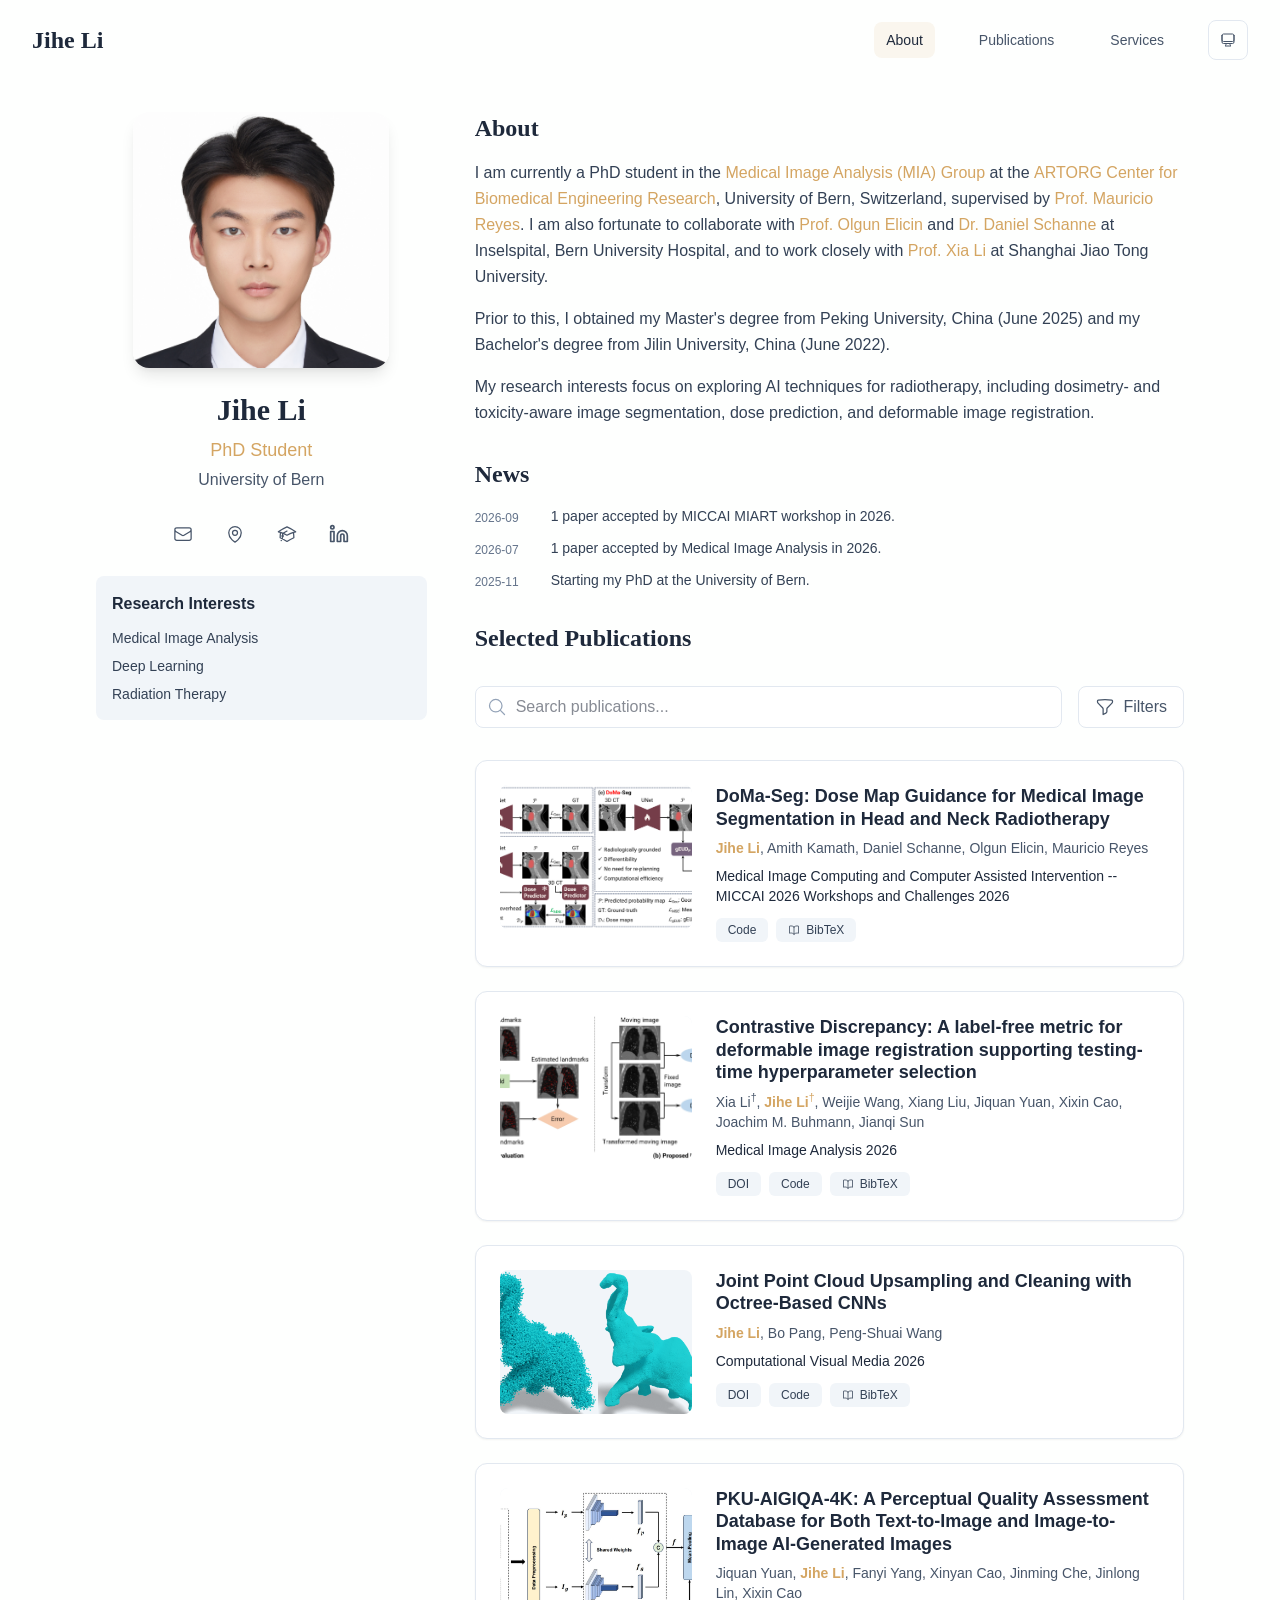
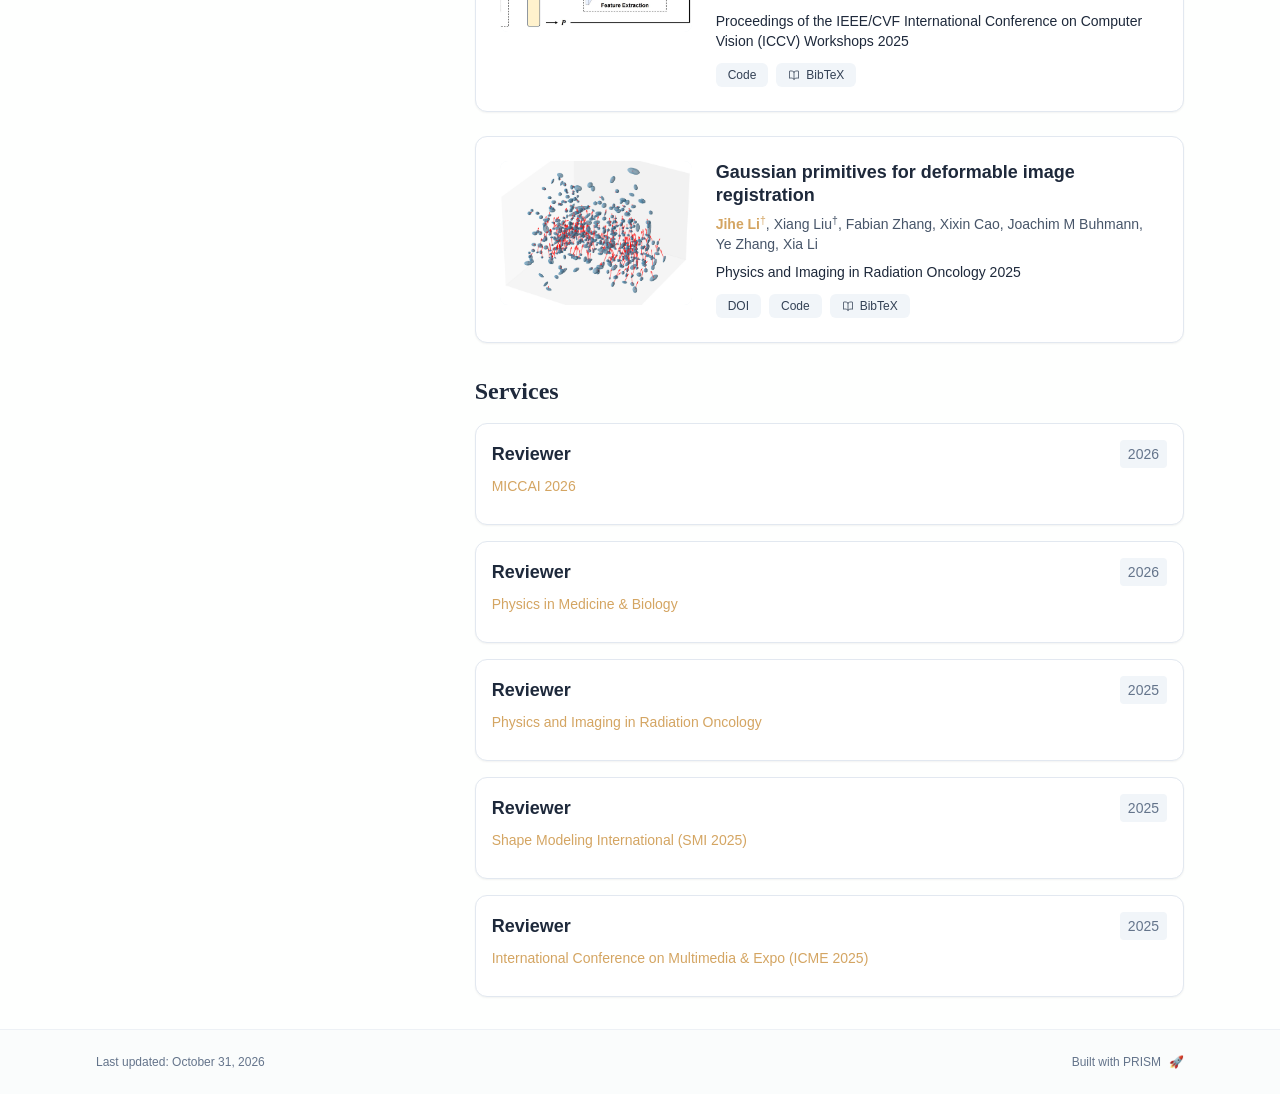
<file: index.html>
<!DOCTYPE html><!--Fmr2k9UQJ_qhPEKZ9qMAQ--><html lang="en" class="scroll-smooth"><head><meta charSet="utf-8"/><meta name="viewport" content="width=device-width, initial-scale=1"/><link rel="preload" as="image" href="/bio.png"/><link rel="stylesheet" href="/_next/static/css/78b93bb70179e9b0.css" data-precedence="next"/><link rel="preload" as="script" fetchPriority="low" href="/_next/static/chunks/webpack-4a6fea9592d99ef7.js"/><script src="/_next/static/chunks/4bd1b696-c023c6e3521b1417.js" async=""></script><script src="/_next/static/chunks/255-e057be79bd379a49.js" async=""></script><script src="/_next/static/chunks/main-app-af5f740aae709c48.js" async=""></script><script src="/_next/static/chunks/185-02e5984e85404956.js" async=""></script><script src="/_next/static/chunks/619-9168df9c2a29b74b.js" async=""></script><script src="/_next/static/chunks/599-36b43173d762fc47.js" async=""></script><script src="/_next/static/chunks/app/layout-8d3e2ef6a0ca68a4.js" async=""></script><script src="/_next/static/chunks/140-5ce7a5cc299b9e70.js" async=""></script><script src="/_next/static/chunks/681-68a0f630dd3881d4.js" async=""></script><script src="/_next/static/chunks/app/page-d62b8d90d2ad0cea.js" async=""></script><link rel="icon" href="/icon.png" type="image/svg+xml"/><link rel="dns-prefetch" href="https://google-fonts.jialeliu.com"/><link rel="preconnect" href="https://google-fonts.jialeliu.com" crossorigin=""/><link rel="preload" as="style" href="https://google-fonts.jialeliu.com/css2?family=Inter:wght@300;400;500;600;700&amp;family=Crimson+Text:ital,wght@0,400;0,600;1,400&amp;display=swap"/><title>Jihe Li</title><meta name="description" content="PhD student at the University of Bern."/><meta name="author" content="Jihe Li"/><meta name="keywords" content="Jihe Li,PhD,Research,University of Bern"/><meta name="creator" content="Jihe Li"/><meta name="publisher" content="Jihe Li"/><meta property="og:title" content="Jihe Li"/><meta property="og:description" content="PhD student at the University of Bern."/><meta property="og:site_name" content="Jihe Li&#x27;s Academic Website"/><meta property="og:locale" content="en_US"/><meta property="og:type" content="website"/><meta name="twitter:card" content="summary"/><meta name="twitter:title" content="Jihe Li"/><meta name="twitter:description" content="PhD student at the University of Bern."/><link rel="icon" href="/icon.png"/><link rel="stylesheet" id="gfonts-css" href="https://google-fonts.jialeliu.com/css2?family=Inter:wght@300;400;500;600;700&amp;family=Crimson+Text:ital,wght@0,400;0,600;1,400&amp;display=swap" media="print"/><script>
              (function(){
                var l = document.getElementById('gfonts-css');
                if (!l) return;
                if (l.media !== 'all') {
                  l.addEventListener('load', function(){ try { l.media = 'all'; } catch(e){} });
                }
              })();
            </script><noscript><link rel="stylesheet" href="https://google-fonts.jialeliu.com/css2?family=Inter:wght@300;400;500;600;700&amp;family=Crimson+Text:ital,wght@0,400;0,600;1,400&amp;display=swap"/></noscript><script>
              try {
                const theme = localStorage.getItem('theme-storage');
                const parsed = theme ? JSON.parse(theme) : null;
                const setting = parsed?.state?.theme || 'system';
                const prefersDark = typeof window !== 'undefined' && window.matchMedia && window.matchMedia('(prefers-color-scheme: dark)').matches;
                const effective = setting === 'dark' ? 'dark' : (setting === 'light' ? 'light' : (prefersDark ? 'dark' : 'light'));
                var root = document.documentElement;
                root.classList.add(effective);
                root.setAttribute('data-theme', effective);
              } catch (e) {
                var root = document.documentElement;
                root.classList.add('light');
                root.setAttribute('data-theme', 'light');
              }
            </script><script src="/_next/static/chunks/polyfills-42372ed130431b0a.js" noModule=""></script></head><body class="font-sans antialiased"><div hidden=""><!--$--><!--/$--></div><div style="visibility:hidden"><nav class="fixed top-0 left-0 right-0 z-50" data-headlessui-state=""><div class="transition-all duration-300 ease-out bg-transparent" style="transform:translateY(-100px)"><div class="max-w-7xl mx-auto px-4 sm:px-6 lg:px-8"><div class="flex justify-between items-center h-16 lg:h-20"><div class="flex-shrink-0" tabindex="0"><a class="text-xl lg:text-2xl font-serif font-semibold text-primary hover:text-accent transition-colors duration-200" href="/">Jihe Li</a></div><div class="hidden lg:block"><div class="ml-10 flex items-center space-x-8"><div class="flex items-baseline space-x-8"><a class="relative px-3 py-2 text-sm font-medium transition-all duration-200 rounded hover:bg-accent/10 hover:shadow-sm text-primary" href="/#about"><span class="relative z-10">About</span><div class="absolute inset-0 bg-accent/10 rounded-lg"></div></a><a class="relative px-3 py-2 text-sm font-medium transition-all duration-200 rounded hover:bg-accent/10 hover:shadow-sm text-neutral-600 hover:text-primary" href="/#publications"><span class="relative z-10">Publications</span></a><a class="relative px-3 py-2 text-sm font-medium transition-all duration-200 rounded hover:bg-accent/10 hover:shadow-sm text-neutral-600 hover:text-primary" href="/#services"><span class="relative z-10">Services</span></a></div><div class="flex items-center justify-center w-10 h-10 rounded-lg border border-neutral-200 dark:border-[rgba(148,163,184,0.24)] bg-background dark:bg-neutral-800"><div class="w-4 h-4 rounded-full bg-neutral-300 animate-pulse"></div></div></div></div><div class="lg:hidden flex items-center space-x-2"><div class="flex items-center justify-center w-10 h-10 rounded-lg border border-neutral-200 dark:border-[rgba(148,163,184,0.24)] bg-background dark:bg-neutral-800"><div class="w-4 h-4 rounded-full bg-neutral-300 animate-pulse"></div></div><button class="inline-flex items-center justify-center p-2 rounded-md text-neutral-600 hover:text-primary hover:bg-neutral-100 dark:hover:bg-neutral-800 focus:outline-none focus:ring-2 focus:ring-inset focus:ring-accent transition-colors duration-200" id="headlessui-disclosure-button-_R_5pdb_" type="button" aria-expanded="false" data-headlessui-state=""><span class="sr-only">Open main menu</span><div><svg xmlns="http://www.w3.org/2000/svg" fill="none" viewBox="0 0 24 24" stroke-width="1.5" stroke="currentColor" aria-hidden="true" data-slot="icon" class="block h-6 w-6"><path stroke-linecap="round" stroke-linejoin="round" d="M3.75 6.75h16.5M3.75 12h16.5m-16.5 5.25h16.5"></path></svg></div></button></div></div></div></div></nav><main class="min-h-screen pt-16 lg:pt-20"><div class="max-w-6xl mx-auto px-4 sm:px-6 lg:px-8 py-8 bg-background min-h-screen"><div class="grid grid-cols-1 lg:grid-cols-3 gap-12"><div class="lg:col-span-1"><div class="sticky top-8" style="opacity:0;transform:translateY(20px)"><div class="w-64 h-64 mx-auto mb-6 rounded-2xl overflow-hidden shadow-lg hover:shadow-xl transition-all duration-200 hover:scale-105"><img alt="Jihe Li" width="256" height="256" decoding="async" data-nimg="1" class="w-full h-full object-cover object-[32%_center]" style="color:transparent" src="/bio.png"/></div><div class="text-center mb-6"><h1 class="text-3xl font-serif font-bold text-primary mb-2">Jihe Li</h1><p class="text-lg text-accent font-medium mb-1">PhD Student</p><p class="text-neutral-600 mb-2">University of Bern</p></div><div class="flex flex-wrap justify-center gap-3 sm:gap-4 mb-6 relative px-2"><div class="relative"><button class="p-2 sm:p-2 transition-colors duration-200 text-neutral-600 dark:text-neutral-400 hover:text-accent" aria-label="Email"><svg xmlns="http://www.w3.org/2000/svg" fill="none" viewBox="0 0 24 24" stroke-width="1.5" stroke="currentColor" aria-hidden="true" data-slot="icon" class="h-5 w-5"><path stroke-linecap="round" stroke-linejoin="round" d="M21.75 6.75v10.5a2.25 2.25 0 0 1-2.25 2.25h-15a2.25 2.25 0 0 1-2.25-2.25V6.75m19.5 0A2.25 2.25 0 0 0 19.5 4.5h-15a2.25 2.25 0 0 0-2.25 2.25m19.5 0v.243a2.25 2.25 0 0 1-1.07 1.916l-7.5 4.615a2.25 2.25 0 0 1-2.36 0L3.32 8.91a2.25 2.25 0 0 1-1.07-1.916V6.75"></path></svg></button></div><div class="relative"><button class="p-2 sm:p-2 transition-colors duration-200 text-neutral-600 dark:text-neutral-400 hover:text-accent" aria-label="Location"><svg xmlns="http://www.w3.org/2000/svg" fill="none" viewBox="0 0 24 24" stroke-width="1.5" stroke="currentColor" aria-hidden="true" data-slot="icon" class="h-5 w-5"><path stroke-linecap="round" stroke-linejoin="round" d="M15 10.5a3 3 0 1 1-6 0 3 3 0 0 1 6 0Z"></path><path stroke-linecap="round" stroke-linejoin="round" d="M19.5 10.5c0 7.142-7.5 11.25-7.5 11.25S4.5 17.642 4.5 10.5a7.5 7.5 0 1 1 15 0Z"></path></svg></button></div><a href="https://scholar.google.com/citations?user=ESuWkVEAAAAJ&amp;hl=en" target="_blank" rel="noopener noreferrer" class="p-2 sm:p-2 text-neutral-600 dark:text-neutral-400 hover:text-accent transition-colors duration-200" aria-label="Google Scholar"><svg xmlns="http://www.w3.org/2000/svg" fill="none" viewBox="0 0 24 24" stroke-width="1.5" stroke="currentColor" aria-hidden="true" data-slot="icon" class="h-5 w-5"><path stroke-linecap="round" stroke-linejoin="round" d="M4.26 10.147a60.438 60.438 0 0 0-.491 6.347A48.62 48.62 0 0 1 12 20.904a48.62 48.62 0 0 1 8.232-4.41 60.46 60.46 0 0 0-.491-6.347m-15.482 0a50.636 50.636 0 0 0-2.658-.813A59.906 59.906 0 0 1 12 3.493a59.903 59.903 0 0 1 10.399 5.84c-.896.248-1.783.52-2.658.814m-15.482 0A50.717 50.717 0 0 1 12 13.489a50.702 50.702 0 0 1 7.74-3.342M6.75 15a.75.75 0 1 0 0-1.5.75.75 0 0 0 0 1.5Zm0 0v-3.675A55.378 55.378 0 0 1 12 8.443m-7.007 11.55A5.981 5.981 0 0 0 6.75 15.75v-1.5"></path></svg></a><a href="https://www.linkedin.com/in/jihe-li-058460334/" target="_blank" rel="noopener noreferrer" class="p-2 sm:p-2 text-neutral-600 dark:text-neutral-400 hover:text-accent transition-colors duration-200" aria-label="LinkedIn"><svg xmlns="http://www.w3.org/2000/svg" width="24" height="24" viewBox="0 0 24 24" fill="none" stroke="currentColor" stroke-width="2" stroke-linecap="round" stroke-linejoin="round" class="lucide lucide-linkedin h-5 w-5" aria-hidden="true"><path d="M16 8a6 6 0 0 1 6 6v7h-4v-7a2 2 0 0 0-2-2 2 2 0 0 0-2 2v7h-4v-7a6 6 0 0 1 6-6z"></path><rect width="4" height="12" x="2" y="9"></rect><circle cx="4" cy="4" r="2"></circle></svg></a></div><div class="bg-neutral-100 dark:bg-neutral-800 rounded-lg p-4 mb-6 hover:shadow-lg transition-all duration-200 hover:scale-[1.02]"><h3 class="font-semibold text-primary mb-3">Research Interests</h3><div class="space-y-2 text-sm text-neutral-700 dark:text-neutral-500"><div>Medical Image Analysis</div><div>Deep Learning</div><div>Radiation Therapy</div></div></div></div></div><div class="lg:col-span-2 space-y-8"><section id="about" class="scroll-mt-24 space-y-8"><section style="opacity:0;transform:translateY(20px)"><h2 class="text-2xl font-serif font-bold text-primary mb-4">About</h2><div class="text-neutral-700 dark:text-neutral-600 leading-relaxed"><p class="mb-4 last:mb-0">I am currently a PhD student in the <a href="https://www.artorg.unibe.ch/research/mia/index_eng.html" node="[object Object]" target="_blank" rel="noopener noreferrer" class="text-accent font-medium transition-all duration-200 rounded hover:bg-accent/10 hover:shadow-sm">Medical Image Analysis (MIA) Group</a> at the <a href="https://www.artorg.unibe.ch/" node="[object Object]" target="_blank" rel="noopener noreferrer" class="text-accent font-medium transition-all duration-200 rounded hover:bg-accent/10 hover:shadow-sm">ARTORG Center for Biomedical Engineering Research</a>, University of Bern, Switzerland, supervised by <a href="https://mauricioreyes.me/" node="[object Object]" target="_blank" rel="noopener noreferrer" class="text-accent font-medium transition-all duration-200 rounded hover:bg-accent/10 hover:shadow-sm">Prof. Mauricio Reyes</a>. I am also fortunate to collaborate with <a href="https://scholar.google.com/citations?user=6k89PJAAAAAJ&amp;hl=en" node="[object Object]" target="_blank" rel="noopener noreferrer" class="text-accent font-medium transition-all duration-200 rounded hover:bg-accent/10 hover:shadow-sm">Prof. Olgun Elicin</a> and <a href="https://radioonkologie.insel.ch/de/ueber-uns/details/person/detail/daniel-schanne" node="[object Object]" target="_blank" rel="noopener noreferrer" class="text-accent font-medium transition-all duration-200 rounded hover:bg-accent/10 hover:shadow-sm">Dr. Daniel Schanne</a> at Inselspital, Bern University Hospital, and to work closely with <a href="https://medapt.cn/" node="[object Object]" target="_blank" rel="noopener noreferrer" class="text-accent font-medium transition-all duration-200 rounded hover:bg-accent/10 hover:shadow-sm">Prof. Xia Li</a> at Shanghai Jiao Tong University.</p>
<p class="mb-4 last:mb-0">Prior to this, I obtained my Master&#x27;s degree from Peking University, China (June 2025) and my Bachelor&#x27;s degree from Jilin University, China (June 2022).</p>
<p class="mb-4 last:mb-0">My research interests focus on exploring AI techniques for radiotherapy, including dosimetry- and toxicity-aware image segmentation, dose prediction, and deformable image registration.</p></div></section><section style="opacity:0;transform:translateY(20px)"><h2 class="text-2xl font-serif font-bold text-primary mb-4">News</h2><div class="space-y-3"><div class="flex items-start space-x-3"><span class="text-xs text-neutral-500 mt-1 w-16 flex-shrink-0">2026-09</span><p class="text-sm text-neutral-700">1 paper accepted by MICCAI MIART workshop in 2026.</p></div><div class="flex items-start space-x-3"><span class="text-xs text-neutral-500 mt-1 w-16 flex-shrink-0">2026-07</span><p class="text-sm text-neutral-700">1 paper accepted by Medical Image Analysis in 2026.</p></div><div class="flex items-start space-x-3"><span class="text-xs text-neutral-500 mt-1 w-16 flex-shrink-0">2025-11</span><p class="text-sm text-neutral-700">Starting my PhD at the University of Bern.</p></div></div></section></section><section id="publications" class="scroll-mt-24 space-y-8"><div style="opacity:0;transform:translateY(20px)"><div class="mb-8"><h1 class="text-2xl font-serif font-bold text-primary mb-4">Selected Publications</h1></div><div class="mb-8 space-y-4"><div class="flex flex-col sm:flex-row gap-4"><div class="relative flex-grow"><svg xmlns="http://www.w3.org/2000/svg" fill="none" viewBox="0 0 24 24" stroke-width="1.5" stroke="currentColor" aria-hidden="true" data-slot="icon" class="absolute left-3 top-1/2 transform -translate-y-1/2 h-5 w-5 text-neutral-400"><path stroke-linecap="round" stroke-linejoin="round" d="m21 21-5.197-5.197m0 0A7.5 7.5 0 1 0 5.196 5.196a7.5 7.5 0 0 0 10.607 10.607Z"></path></svg><input type="text" placeholder="Search publications..." class="w-full pl-10 pr-4 py-2 rounded-lg border border-neutral-200 dark:border-neutral-800 bg-white dark:bg-neutral-900 focus:ring-2 focus:ring-accent focus:border-transparent transition-all duration-200" value=""/></div><button class="flex items-center justify-center px-4 py-2 rounded-lg border transition-all duration-200 bg-white dark:bg-neutral-900 border-neutral-200 dark:border-neutral-800 text-neutral-600 hover:border-accent hover:text-accent"><svg xmlns="http://www.w3.org/2000/svg" fill="none" viewBox="0 0 24 24" stroke-width="1.5" stroke="currentColor" aria-hidden="true" data-slot="icon" class="h-5 w-5 mr-2"><path stroke-linecap="round" stroke-linejoin="round" d="M12 3c2.755 0 5.455.232 8.083.678.533.09.917.556.917 1.096v1.044a2.25 2.25 0 0 1-.659 1.591l-5.432 5.432a2.25 2.25 0 0 0-.659 1.591v2.927a2.25 2.25 0 0 1-1.244 2.013L9.75 21v-6.568a2.25 2.25 0 0 0-.659-1.591L3.659 7.409A2.25 2.25 0 0 1 3 5.818V4.774c0-.54.384-1.006.917-1.096A48.32 48.32 0 0 1 12 3Z"></path></svg>Filters</button></div></div><div class="space-y-6"><div class="bg-white dark:bg-neutral-900 p-6 rounded-xl shadow-sm border border-neutral-200 dark:border-neutral-800 hover:shadow-md transition-all duration-200" style="opacity:0;transform:translateY(20px)"><div class="flex flex-col md:flex-row gap-6"><div class="w-full md:w-48 flex-shrink-0"><div class="aspect-video md:aspect-[4/3] relative rounded-lg overflow-hidden bg-neutral-100 dark:bg-neutral-800"><img alt="DoMa-Seg: Dose Map Guidance for Medical Image Segmentation in Head and Neck Radiotherapy" loading="lazy" decoding="async" data-nimg="fill" class="object-cover" style="position:absolute;height:100%;width:100%;left:0;top:0;right:0;bottom:0;color:transparent" src="/papers/doma.png"/></div></div><div class="flex-grow"><h3 class="text-lg font-semibold text-primary mb-2 leading-tight">DoMa-Seg: Dose Map Guidance for Medical Image Segmentation in Head and Neck Radiotherapy</h3><p class="text-sm text-neutral-600 dark:text-neutral-400 mb-2"><span><span class="font-semibold text-accent ">Jihe Li</span>, </span><span><span class=" ">Amith Kamath</span>, </span><span><span class=" ">Daniel Schanne</span>, </span><span><span class=" ">Olgun Elicin</span>, </span><span><span class=" ">Mauricio Reyes</span></span></p><p class="text-sm font-medium text-neutral-800 dark:text-neutral-600 mb-3">Medical Image Computing and Computer Assisted Intervention -- MICCAI 2026 Workshops and Challenges<!-- --> <!-- -->2026</p><div class="flex flex-wrap gap-2 mt-auto"><a href="https://github.com/Jihe-Li/DoMa-Seg" target="_blank" rel="noopener noreferrer" class="inline-flex items-center px-3 py-1 rounded-md text-xs font-medium bg-neutral-100 dark:bg-neutral-800 text-neutral-700 dark:text-neutral-300 hover:bg-accent hover:text-white transition-colors">Code</a><button class="inline-flex items-center px-3 py-1 rounded-md text-xs font-medium transition-colors bg-neutral-100 dark:bg-neutral-800 text-neutral-700 dark:text-neutral-300 hover:bg-accent hover:text-white"><svg xmlns="http://www.w3.org/2000/svg" fill="none" viewBox="0 0 24 24" stroke-width="1.5" stroke="currentColor" aria-hidden="true" data-slot="icon" class="h-3 w-3 mr-1.5"><path stroke-linecap="round" stroke-linejoin="round" d="M12 6.042A8.967 8.967 0 0 0 6 3.75c-1.052 0-2.062.18-3 .512v14.25A8.987 8.987 0 0 1 6 18c2.305 0 4.408.867 6 2.292m0-14.25a8.966 8.966 0 0 1 6-2.292c1.052 0 2.062.18 3 .512v14.25A8.987 8.987 0 0 0 18 18a8.967 8.967 0 0 0-6 2.292m0-14.25v14.25"></path></svg>BibTeX</button></div></div></div></div><div class="bg-white dark:bg-neutral-900 p-6 rounded-xl shadow-sm border border-neutral-200 dark:border-neutral-800 hover:shadow-md transition-all duration-200" style="opacity:0;transform:translateY(20px)"><div class="flex flex-col md:flex-row gap-6"><div class="w-full md:w-48 flex-shrink-0"><div class="aspect-video md:aspect-[4/3] relative rounded-lg overflow-hidden bg-neutral-100 dark:bg-neutral-800"><img alt="Contrastive Discrepancy: A label-free metric for deformable image registration supporting testing-time hyperparameter selection" loading="lazy" decoding="async" data-nimg="fill" class="object-cover" style="position:absolute;height:100%;width:100%;left:0;top:0;right:0;bottom:0;color:transparent" src="/papers/media_cd.png"/></div></div><div class="flex-grow"><h3 class="text-lg font-semibold text-primary mb-2 leading-tight">Contrastive Discrepancy: A label-free metric for deformable image registration supporting testing-time hyperparameter selection</h3><p class="text-sm text-neutral-600 dark:text-neutral-400 mb-2"><span><span class=" ">Xia Li</span><sup class="ml-0 text-neutral-600 dark:text-neutral-400">†</sup>, </span><span><span class="font-semibold text-accent ">Jihe Li</span><sup class="ml-0 text-accent">†</sup>, </span><span><span class=" ">Weijie Wang</span>, </span><span><span class=" ">Xiang Liu</span>, </span><span><span class=" ">Jiquan Yuan</span>, </span><span><span class=" ">Xixin Cao</span>, </span><span><span class=" ">Joachim M. Buhmann</span>, </span><span><span class=" ">Jianqi Sun</span></span></p><p class="text-sm font-medium text-neutral-800 dark:text-neutral-600 mb-3">Medical Image Analysis<!-- --> <!-- -->2026</p><div class="flex flex-wrap gap-2 mt-auto"><a href="https://doi.org/10.1016/j.media.2026.104210" target="_blank" rel="noopener noreferrer" class="inline-flex items-center px-3 py-1 rounded-md text-xs font-medium bg-neutral-100 dark:bg-neutral-800 text-neutral-700 dark:text-neutral-300 hover:bg-accent hover:text-white transition-colors">DOI</a><a href="https://github.com/MedAPT-group/ContrastiveDiscrepancy" target="_blank" rel="noopener noreferrer" class="inline-flex items-center px-3 py-1 rounded-md text-xs font-medium bg-neutral-100 dark:bg-neutral-800 text-neutral-700 dark:text-neutral-300 hover:bg-accent hover:text-white transition-colors">Code</a><button class="inline-flex items-center px-3 py-1 rounded-md text-xs font-medium transition-colors bg-neutral-100 dark:bg-neutral-800 text-neutral-700 dark:text-neutral-300 hover:bg-accent hover:text-white"><svg xmlns="http://www.w3.org/2000/svg" fill="none" viewBox="0 0 24 24" stroke-width="1.5" stroke="currentColor" aria-hidden="true" data-slot="icon" class="h-3 w-3 mr-1.5"><path stroke-linecap="round" stroke-linejoin="round" d="M12 6.042A8.967 8.967 0 0 0 6 3.75c-1.052 0-2.062.18-3 .512v14.25A8.987 8.987 0 0 1 6 18c2.305 0 4.408.867 6 2.292m0-14.25a8.966 8.966 0 0 1 6-2.292c1.052 0 2.062.18 3 .512v14.25A8.987 8.987 0 0 0 18 18a8.967 8.967 0 0 0-6 2.292m0-14.25v14.25"></path></svg>BibTeX</button></div></div></div></div><div class="bg-white dark:bg-neutral-900 p-6 rounded-xl shadow-sm border border-neutral-200 dark:border-neutral-800 hover:shadow-md transition-all duration-200" style="opacity:0;transform:translateY(20px)"><div class="flex flex-col md:flex-row gap-6"><div class="w-full md:w-48 flex-shrink-0"><div class="aspect-video md:aspect-[4/3] relative rounded-lg overflow-hidden bg-neutral-100 dark:bg-neutral-800"><img alt="Joint Point Cloud Upsampling and Cleaning with Octree-Based CNNs" loading="lazy" decoding="async" data-nimg="fill" class="object-cover" style="position:absolute;height:100%;width:100%;left:0;top:0;right:0;bottom:0;color:transparent" src="/papers/ounet.png"/></div></div><div class="flex-grow"><h3 class="text-lg font-semibold text-primary mb-2 leading-tight">Joint Point Cloud Upsampling and Cleaning with Octree-Based CNNs</h3><p class="text-sm text-neutral-600 dark:text-neutral-400 mb-2"><span><span class="font-semibold text-accent ">Jihe Li</span>, </span><span><span class=" ">Bo Pang</span>, </span><span><span class=" ">Peng-Shuai Wang</span></span></p><p class="text-sm font-medium text-neutral-800 dark:text-neutral-600 mb-3">Computational Visual Media<!-- --> <!-- -->2026</p><div class="flex flex-wrap gap-2 mt-auto"><a href="https://doi.org/10.26599/CVM.2025.9450465" target="_blank" rel="noopener noreferrer" class="inline-flex items-center px-3 py-1 rounded-md text-xs font-medium bg-neutral-100 dark:bg-neutral-800 text-neutral-700 dark:text-neutral-300 hover:bg-accent hover:text-white transition-colors">DOI</a><a href="https://github.com/octree-nn/upsample-clean.git" target="_blank" rel="noopener noreferrer" class="inline-flex items-center px-3 py-1 rounded-md text-xs font-medium bg-neutral-100 dark:bg-neutral-800 text-neutral-700 dark:text-neutral-300 hover:bg-accent hover:text-white transition-colors">Code</a><button class="inline-flex items-center px-3 py-1 rounded-md text-xs font-medium transition-colors bg-neutral-100 dark:bg-neutral-800 text-neutral-700 dark:text-neutral-300 hover:bg-accent hover:text-white"><svg xmlns="http://www.w3.org/2000/svg" fill="none" viewBox="0 0 24 24" stroke-width="1.5" stroke="currentColor" aria-hidden="true" data-slot="icon" class="h-3 w-3 mr-1.5"><path stroke-linecap="round" stroke-linejoin="round" d="M12 6.042A8.967 8.967 0 0 0 6 3.75c-1.052 0-2.062.18-3 .512v14.25A8.987 8.987 0 0 1 6 18c2.305 0 4.408.867 6 2.292m0-14.25a8.966 8.966 0 0 1 6-2.292c1.052 0 2.062.18 3 .512v14.25A8.987 8.987 0 0 0 18 18a8.967 8.967 0 0 0-6 2.292m0-14.25v14.25"></path></svg>BibTeX</button></div></div></div></div><div class="bg-white dark:bg-neutral-900 p-6 rounded-xl shadow-sm border border-neutral-200 dark:border-neutral-800 hover:shadow-md transition-all duration-200" style="opacity:0;transform:translateY(20px)"><div class="flex flex-col md:flex-row gap-6"><div class="w-full md:w-48 flex-shrink-0"><div class="aspect-video md:aspect-[4/3] relative rounded-lg overflow-hidden bg-neutral-100 dark:bg-neutral-800"><img alt="PKU-AIGIQA-4K: A Perceptual Quality Assessment Database for Both Text-to-Image and Image-to-Image AI-Generated Images" loading="lazy" decoding="async" data-nimg="fill" class="object-cover" style="position:absolute;height:100%;width:100%;left:0;top:0;right:0;bottom:0;color:transparent" src="/papers/pku4k.png"/></div></div><div class="flex-grow"><h3 class="text-lg font-semibold text-primary mb-2 leading-tight">PKU-AIGIQA-4K: A Perceptual Quality Assessment Database for Both Text-to-Image and Image-to-Image AI-Generated Images</h3><p class="text-sm text-neutral-600 dark:text-neutral-400 mb-2"><span><span class=" ">Jiquan Yuan</span>, </span><span><span class="font-semibold text-accent ">Jihe Li</span>, </span><span><span class=" ">Fanyi Yang</span>, </span><span><span class=" ">Xinyan Cao</span>, </span><span><span class=" ">Jinming Che</span>, </span><span><span class=" ">Jinlong Lin</span>, </span><span><span class=" ">Xixin Cao</span></span></p><p class="text-sm font-medium text-neutral-800 dark:text-neutral-600 mb-3">Proceedings of the IEEE/CVF International Conference on Computer Vision (ICCV) Workshops<!-- --> <!-- -->2025</p><div class="flex flex-wrap gap-2 mt-auto"><a href="https://github.com/jiquan123/AIGIQA4K" target="_blank" rel="noopener noreferrer" class="inline-flex items-center px-3 py-1 rounded-md text-xs font-medium bg-neutral-100 dark:bg-neutral-800 text-neutral-700 dark:text-neutral-300 hover:bg-accent hover:text-white transition-colors">Code</a><button class="inline-flex items-center px-3 py-1 rounded-md text-xs font-medium transition-colors bg-neutral-100 dark:bg-neutral-800 text-neutral-700 dark:text-neutral-300 hover:bg-accent hover:text-white"><svg xmlns="http://www.w3.org/2000/svg" fill="none" viewBox="0 0 24 24" stroke-width="1.5" stroke="currentColor" aria-hidden="true" data-slot="icon" class="h-3 w-3 mr-1.5"><path stroke-linecap="round" stroke-linejoin="round" d="M12 6.042A8.967 8.967 0 0 0 6 3.75c-1.052 0-2.062.18-3 .512v14.25A8.987 8.987 0 0 1 6 18c2.305 0 4.408.867 6 2.292m0-14.25a8.966 8.966 0 0 1 6-2.292c1.052 0 2.062.18 3 .512v14.25A8.987 8.987 0 0 0 18 18a8.967 8.967 0 0 0-6 2.292m0-14.25v14.25"></path></svg>BibTeX</button></div></div></div></div><div class="bg-white dark:bg-neutral-900 p-6 rounded-xl shadow-sm border border-neutral-200 dark:border-neutral-800 hover:shadow-md transition-all duration-200" style="opacity:0;transform:translateY(20px)"><div class="flex flex-col md:flex-row gap-6"><div class="w-full md:w-48 flex-shrink-0"><div class="aspect-video md:aspect-[4/3] relative rounded-lg overflow-hidden bg-neutral-100 dark:bg-neutral-800"><img alt="Gaussian primitives for deformable image registration" loading="lazy" decoding="async" data-nimg="fill" class="object-cover" style="position:absolute;height:100%;width:100%;left:0;top:0;right:0;bottom:0;color:transparent" src="/papers/gaussian.png"/></div></div><div class="flex-grow"><h3 class="text-lg font-semibold text-primary mb-2 leading-tight">Gaussian primitives for deformable image registration</h3><p class="text-sm text-neutral-600 dark:text-neutral-400 mb-2"><span><span class="font-semibold text-accent ">Jihe Li</span><sup class="ml-0 text-accent">†</sup>, </span><span><span class=" ">Xiang Liu</span><sup class="ml-0 text-neutral-600 dark:text-neutral-400">†</sup>, </span><span><span class=" ">Fabian Zhang</span>, </span><span><span class=" ">Xixin Cao</span>, </span><span><span class=" ">Joachim M Buhmann</span>, </span><span><span class=" ">Ye Zhang</span>, </span><span><span class=" ">Xia Li</span></span></p><p class="text-sm font-medium text-neutral-800 dark:text-neutral-600 mb-3">Physics and Imaging in Radiation Oncology<!-- --> <!-- -->2025</p><div class="flex flex-wrap gap-2 mt-auto"><a href="https://doi.org/10.1016/j.phro.2025.100821" target="_blank" rel="noopener noreferrer" class="inline-flex items-center px-3 py-1 rounded-md text-xs font-medium bg-neutral-100 dark:bg-neutral-800 text-neutral-700 dark:text-neutral-300 hover:bg-accent hover:text-white transition-colors">DOI</a><a href="https://github.com/MedAPT-group/GaussianDIR" target="_blank" rel="noopener noreferrer" class="inline-flex items-center px-3 py-1 rounded-md text-xs font-medium bg-neutral-100 dark:bg-neutral-800 text-neutral-700 dark:text-neutral-300 hover:bg-accent hover:text-white transition-colors">Code</a><button class="inline-flex items-center px-3 py-1 rounded-md text-xs font-medium transition-colors bg-neutral-100 dark:bg-neutral-800 text-neutral-700 dark:text-neutral-300 hover:bg-accent hover:text-white"><svg xmlns="http://www.w3.org/2000/svg" fill="none" viewBox="0 0 24 24" stroke-width="1.5" stroke="currentColor" aria-hidden="true" data-slot="icon" class="h-3 w-3 mr-1.5"><path stroke-linecap="round" stroke-linejoin="round" d="M12 6.042A8.967 8.967 0 0 0 6 3.75c-1.052 0-2.062.18-3 .512v14.25A8.987 8.987 0 0 1 6 18c2.305 0 4.408.867 6 2.292m0-14.25a8.966 8.966 0 0 1 6-2.292c1.052 0 2.062.18 3 .512v14.25A8.987 8.987 0 0 0 18 18a8.967 8.967 0 0 0-6 2.292m0-14.25v14.25"></path></svg>BibTeX</button></div></div></div></div></div></div></section><section id="services" class="scroll-mt-24 space-y-8"><div style="opacity:0;transform:translateY(20px)"><div class="mb-4"><h1 class="text-2xl font-serif font-bold text-primary mb-4">Services</h1></div><div class="grid gap-4"><div class="bg-white dark:bg-neutral-900 p-4 rounded-xl shadow-sm border border-neutral-200 dark:border-neutral-800 hover:shadow-lg transition-all duration-200 hover:scale-[1.01]" style="opacity:0;transform:translateY(20px)"><div class="flex justify-between items-start mb-2"><h3 class="text-lg font-semibold text-primary">Reviewer</h3><span class="text-sm text-neutral-500 font-medium bg-neutral-100 dark:bg-neutral-800 px-2 py-1 rounded">2026</span></div><p class="text-sm text-accent font-medium mb-3">MICCAI 2026</p></div><div class="bg-white dark:bg-neutral-900 p-4 rounded-xl shadow-sm border border-neutral-200 dark:border-neutral-800 hover:shadow-lg transition-all duration-200 hover:scale-[1.01]" style="opacity:0;transform:translateY(20px)"><div class="flex justify-between items-start mb-2"><h3 class="text-lg font-semibold text-primary">Reviewer</h3><span class="text-sm text-neutral-500 font-medium bg-neutral-100 dark:bg-neutral-800 px-2 py-1 rounded">2026</span></div><p class="text-sm text-accent font-medium mb-3">Physics in Medicine &amp; Biology</p></div><div class="bg-white dark:bg-neutral-900 p-4 rounded-xl shadow-sm border border-neutral-200 dark:border-neutral-800 hover:shadow-lg transition-all duration-200 hover:scale-[1.01]" style="opacity:0;transform:translateY(20px)"><div class="flex justify-between items-start mb-2"><h3 class="text-lg font-semibold text-primary">Reviewer</h3><span class="text-sm text-neutral-500 font-medium bg-neutral-100 dark:bg-neutral-800 px-2 py-1 rounded">2025</span></div><p class="text-sm text-accent font-medium mb-3">Physics and Imaging in Radiation Oncology</p></div><div class="bg-white dark:bg-neutral-900 p-4 rounded-xl shadow-sm border border-neutral-200 dark:border-neutral-800 hover:shadow-lg transition-all duration-200 hover:scale-[1.01]" style="opacity:0;transform:translateY(20px)"><div class="flex justify-between items-start mb-2"><h3 class="text-lg font-semibold text-primary">Reviewer</h3><span class="text-sm text-neutral-500 font-medium bg-neutral-100 dark:bg-neutral-800 px-2 py-1 rounded">2025</span></div><p class="text-sm text-accent font-medium mb-3">Shape Modeling International (SMI 2025)</p></div><div class="bg-white dark:bg-neutral-900 p-4 rounded-xl shadow-sm border border-neutral-200 dark:border-neutral-800 hover:shadow-lg transition-all duration-200 hover:scale-[1.01]" style="opacity:0;transform:translateY(20px)"><div class="flex justify-between items-start mb-2"><h3 class="text-lg font-semibold text-primary">Reviewer</h3><span class="text-sm text-neutral-500 font-medium bg-neutral-100 dark:bg-neutral-800 px-2 py-1 rounded">2025</span></div><p class="text-sm text-accent font-medium mb-3">International Conference on Multimedia &amp; Expo (ICME 2025)</p></div></div></div></section></div></div></div><!--$--><!--/$--></main><footer class="border-t border-neutral-200/50 bg-neutral-50/50 dark:bg-neutral-900/50 dark:border-neutral-700/50"><div class="max-w-6xl mx-auto px-4 sm:px-6 lg:px-8 py-6"><div class="flex flex-col sm:flex-row justify-between items-center gap-2"><p class="text-xs text-neutral-500">Last updated: <!-- -->October 31, 2026</p><p class="text-xs text-neutral-500 flex items-center"><a href="https://github.com/xyjoey/PRISM" target="_blank" rel="noopener noreferrer">Built with PRISM</a><span class="ml-2">🚀</span></p></div></div></footer></div><script src="/_next/static/chunks/webpack-4a6fea9592d99ef7.js" id="_R_" async=""></script><script>(self.__next_f=self.__next_f||[]).push([0])</script><script>self.__next_f.push([1,"1:\"$Sreact.fragment\"\n2:I[7558,[\"185\",\"static/chunks/185-02e5984e85404956.js\",\"619\",\"static/chunks/619-9168df9c2a29b74b.js\",\"599\",\"static/chunks/599-36b43173d762fc47.js\",\"177\",\"static/chunks/app/layout-8d3e2ef6a0ca68a4.js\"],\"ThemeProvider\"]\n3:I[9994,[\"185\",\"static/chunks/185-02e5984e85404956.js\",\"619\",\"static/chunks/619-9168df9c2a29b74b.js\",\"599\",\"static/chunks/599-36b43173d762fc47.js\",\"177\",\"static/chunks/app/layout-8d3e2ef6a0ca68a4.js\"],\"default\"]\n4:I[9766,[],\"\"]\n5:I[8924,[],\"\"]\na:I[7150,[],\"\"]\n:HL[\"/_next/static/css/78b93bb70179e9b0.css\",\"style\"]\n"])</script><script>self.__next_f.push([1,"0:{\"P\":null,\"b\":\"Fmr2k9UQJ-qhPEKZ9qMAQ\",\"p\":\"\",\"c\":[\"\",\"\"],\"i\":false,\"f\":[[[\"\",{\"children\":[\"__PAGE__\",{}]},\"$undefined\",\"$undefined\",true],[\"\",[\"$\",\"$1\",\"c\",{\"children\":[[[\"$\",\"link\",\"0\",{\"rel\":\"stylesheet\",\"href\":\"/_next/static/css/78b93bb70179e9b0.css\",\"precedence\":\"next\",\"crossOrigin\":\"$undefined\",\"nonce\":\"$undefined\"}]],[\"$\",\"html\",null,{\"lang\":\"en\",\"className\":\"scroll-smooth\",\"suppressHydrationWarning\":true,\"children\":[[\"$\",\"head\",null,{\"children\":[[\"$\",\"link\",null,{\"rel\":\"icon\",\"href\":\"/icon.png\",\"type\":\"image/svg+xml\"}],[\"$\",\"link\",null,{\"rel\":\"dns-prefetch\",\"href\":\"https://google-fonts.jialeliu.com\"}],[\"$\",\"link\",null,{\"rel\":\"preconnect\",\"href\":\"https://google-fonts.jialeliu.com\",\"crossOrigin\":\"\"}],[\"$\",\"link\",null,{\"rel\":\"preload\",\"as\":\"style\",\"href\":\"https://google-fonts.jialeliu.com/css2?family=Inter:wght@300;400;500;600;700\u0026family=Crimson+Text:ital,wght@0,400;0,600;1,400\u0026display=swap\"}],[\"$\",\"link\",null,{\"rel\":\"stylesheet\",\"id\":\"gfonts-css\",\"href\":\"https://google-fonts.jialeliu.com/css2?family=Inter:wght@300;400;500;600;700\u0026family=Crimson+Text:ital,wght@0,400;0,600;1,400\u0026display=swap\",\"media\":\"print\"}],[\"$\",\"script\",null,{\"dangerouslySetInnerHTML\":{\"__html\":\"\\n              (function(){\\n                var l = document.getElementById('gfonts-css');\\n                if (!l) return;\\n                if (l.media !== 'all') {\\n                  l.addEventListener('load', function(){ try { l.media = 'all'; } catch(e){} });\\n                }\\n              })();\\n            \"}}],[\"$\",\"noscript\",null,{\"children\":[\"$\",\"link\",null,{\"rel\":\"stylesheet\",\"href\":\"https://google-fonts.jialeliu.com/css2?family=Inter:wght@300;400;500;600;700\u0026family=Crimson+Text:ital,wght@0,400;0,600;1,400\u0026display=swap\"}]}],[\"$\",\"script\",null,{\"dangerouslySetInnerHTML\":{\"__html\":\"\\n              try {\\n                const theme = localStorage.getItem('theme-storage');\\n                const parsed = theme ? JSON.parse(theme) : null;\\n                const setting = parsed?.state?.theme || 'system';\\n                const prefersDark = typeof window !== 'undefined' \u0026\u0026 window.matchMedia \u0026\u0026 window.matchMedia('(prefers-color-scheme: dark)').matches;\\n                const effective = setting === 'dark' ? 'dark' : (setting === 'light' ? 'light' : (prefersDark ? 'dark' : 'light'));\\n                var root = document.documentElement;\\n                root.classList.add(effective);\\n                root.setAttribute('data-theme', effective);\\n              } catch (e) {\\n                var root = document.documentElement;\\n                root.classList.add('light');\\n                root.setAttribute('data-theme', 'light');\\n              }\\n            \"}}]]}],[\"$\",\"body\",null,{\"className\":\"font-sans antialiased\",\"children\":[\"$\",\"$L2\",null,{\"children\":[[\"$\",\"$L3\",null,{\"items\":[{\"title\":\"About\",\"type\":\"page\",\"target\":\"about\",\"href\":\"/\"},{\"title\":\"Publications\",\"type\":\"page\",\"target\":\"publications\",\"href\":\"/publications\"},{\"title\":\"Services\",\"type\":\"page\",\"target\":\"services\",\"href\":\"/services\"}],\"siteTitle\":\"Jihe Li\",\"enableOnePageMode\":true}],[\"$\",\"main\",null,{\"className\":\"min-h-screen pt-16 lg:pt-20\",\"children\":[\"$\",\"$L4\",null,{\"parallelRouterKey\":\"children\",\"error\":\"$undefined\",\"errorStyles\":\"$undefined\",\"errorScripts\":\"$undefined\",\"template\":[\"$\",\"$L5\",null,{}],\"templateStyles\":\"$undefined\",\"templateScripts\":\"$undefined\",\"notFound\":[[[\"$\",\"title\",null,{\"children\":\"404: This page could not be found.\"}],[\"$\",\"div\",null,{\"style\":{\"fontFamily\":\"system-ui,\\\"Segoe UI\\\",Roboto,Helvetica,Arial,sans-serif,\\\"Apple Color Emoji\\\",\\\"Segoe UI Emoji\\\"\",\"height\":\"100vh\",\"textAlign\":\"center\",\"display\":\"flex\",\"flexDirection\":\"column\",\"alignItems\":\"center\",\"justifyContent\":\"center\"},\"children\":[\"$\",\"div\",null,{\"children\":[[\"$\",\"style\",null,{\"dangerouslySetInnerHTML\":{\"__html\":\"body{color:#000;background:#fff;margin:0}.next-error-h1{border-right:1px solid rgba(0,0,0,.3)}@media (prefers-color-scheme:dark){body{color:#fff;background:#000}.next-error-h1{border-right:1px solid rgba(255,255,255,.3)}}\"}}],[\"$\",\"h1\",null,{\"className\":\"next-error-h1\",\"style\":{\"display\":\"inline-block\",\"margin\":\"0 20px 0 0\",\"padding\":\"0 23px 0 0\",\"fontSize\":24,\"fontWeight\":500,\"verticalAlign\":\"top\",\"lineHeight\":\"49px\"},\"children\":404}],\"$L6\"]}]}]],[]],\"forbidden\":\"$undefined\",\"unauthorized\":\"$undefined\"}]}],\"$L7\"]}]}]]}]]}],{\"children\":[\"__PAGE__\",\"$L8\",{},null,false]},null,false],\"$L9\",false]],\"m\":\"$undefined\",\"G\":[\"$a\",[]],\"s\":false,\"S\":true}\n"])</script><script>self.__next_f.push([1,"b:I[7923,[\"185\",\"static/chunks/185-02e5984e85404956.js\",\"619\",\"static/chunks/619-9168df9c2a29b74b.js\",\"599\",\"static/chunks/599-36b43173d762fc47.js\",\"177\",\"static/chunks/app/layout-8d3e2ef6a0ca68a4.js\"],\"default\"]\nc:I[9756,[\"185\",\"static/chunks/185-02e5984e85404956.js\",\"140\",\"static/chunks/140-5ce7a5cc299b9e70.js\",\"619\",\"static/chunks/619-9168df9c2a29b74b.js\",\"681\",\"static/chunks/681-68a0f630dd3881d4.js\",\"974\",\"static/chunks/app/page-d62b8d90d2ad0cea.js\"],\"default\"]\nd:I[470,[\"185\",\"static/chunks/185-02e5984e85404956.js\",\"140\",\"static/chunks/140-5ce7a5cc299b9e70.js\",\"619\",\"static/chunks/619-9168df9c2a29b74b.js\",\"681\",\"static/chunks/681-68a0f630dd3881d4.js\",\"974\",\"static/chunks/app/page-d62b8d90d2ad0cea.js\"],\"default\"]\nf:I[5078,[\"185\",\"static/chunks/185-02e5984e85404956.js\",\"140\",\"static/chunks/140-5ce7a5cc299b9e70.js\",\"619\",\"static/chunks/619-9168df9c2a29b74b.js\",\"681\",\"static/chunks/681-68a0f630dd3881d4.js\",\"974\",\"static/chunks/app/page-d62b8d90d2ad0cea.js\"],\"default\"]\n10:I[9958,[\"185\",\"static/chunks/185-02e5984e85404956.js\",\"140\",\"static/chunks/140-5ce7a5cc299b9e70.js\",\"619\",\"static/chunks/619-9168df9c2a29b74b.js\",\"681\",\"static/chunks/681-68a0f630dd3881d4.js\",\"974\",\"static/chunks/app/page-d62b8d90d2ad0cea.js\"],\"default\"]\n13:I[4431,[],\"ViewportBoundary\"]\n15:I[4431,[],\"MetadataBoundary\"]\n16:\"$Sreact.suspense\"\n6:[\"$\",\"div\",null,{\"style\":{\"display\":\"inline-block\"},\"children\":[\"$\",\"h2\",null,{\"style\":{\"fontSize\":14,\"fontWeight\":400,\"lineHeight\":\"49px\",\"margin\":0},\"children\":\"This page could not be found.\"}]}]\n7:[\"$\",\"$Lb\",null,{\"lastUpdated\":\"October 31, 2026\"}]\ne:T407,"])</script><script>self.__next_f.push([1,"I am currently a PhD student in the [Medical Image Analysis (MIA) Group](https://www.artorg.unibe.ch/research/mia/index_eng.html) at the [ARTORG Center for Biomedical Engineering Research](https://www.artorg.unibe.ch/), University of Bern, Switzerland, supervised by [Prof. Mauricio Reyes](https://mauricioreyes.me/). I am also fortunate to collaborate with [Prof. Olgun Elicin](https://scholar.google.com/citations?user=6k89PJAAAAAJ\u0026hl=en) and [Dr. Daniel Schanne](https://radioonkologie.insel.ch/de/ueber-uns/details/person/detail/daniel-schanne) at Inselspital, Bern University Hospital, and to work closely with [Prof. Xia Li](https://medapt.cn/) at Shanghai Jiao Tong University.\r\n\r\nPrior to this, I obtained my Master's degree from Peking University, China (June 2025) and my Bachelor's degree from Jilin University, China (June 2022).\r\n\r\nMy research interests focus on exploring AI techniques for radiotherapy, including dosimetry- and toxicity-aware image segmentation, dose prediction, and deformable image registration.\r\n"])</script><script>self.__next_f.push([1,"8:[\"$\",\"$1\",\"c\",{\"children\":[[\"$\",\"div\",null,{\"className\":\"max-w-6xl mx-auto px-4 sm:px-6 lg:px-8 py-8 bg-background min-h-screen\",\"children\":[\"$\",\"div\",null,{\"className\":\"grid grid-cols-1 lg:grid-cols-3 gap-12\",\"children\":[[\"$\",\"div\",null,{\"className\":\"lg:col-span-1\",\"children\":[\"$\",\"$Lc\",null,{\"author\":{\"name\":\"Jihe Li\",\"title\":\"PhD Student\",\"institution\":\"University of Bern\",\"avatar\":\"/bio.png\"},\"social\":{\"email\":\"jihe.li@unibe.ch\",\"location\":\"Bern, Switzerland\",\"location_url\":\"https://maps.app.goo.gl/XgT3rJH8BeZt7y7w9\",\"location_details\":[\"ARTORG Center,\",\"University of Bern, Bern, Switzerland\"],\"google_scholar\":\"https://scholar.google.com/citations?user=ESuWkVEAAAAJ\u0026hl=en\",\"linkedin\":\"https://www.linkedin.com/in/jihe-li-058460334/\"},\"features\":{\"enable_likes\":false,\"enable_one_page_mode\":true},\"researchInterests\":[\"Medical Image Analysis\",\"Deep Learning\",\"Radiation Therapy\"]}]}],[\"$\",\"div\",null,{\"className\":\"lg:col-span-2 space-y-8\",\"children\":[[\"$\",\"section\",\"about\",{\"id\":\"about\",\"className\":\"scroll-mt-24 space-y-8\",\"children\":[[[\"$\",\"$Ld\",\"about\",{\"content\":\"$e\",\"title\":\"About\"}],[\"$\",\"$Lf\",\"news\",{\"items\":[{\"date\":\"2026-09\",\"content\":\"1 paper accepted by MICCAI MIART workshop in 2026.\"},{\"date\":\"2026-07\",\"content\":\"1 paper accepted by Medical Image Analysis in 2026.\"},{\"date\":\"2025-11\",\"content\":\"Starting my PhD at the University of Bern.\"}],\"title\":\"News\"}]],false,false,false]}],[\"$\",\"section\",\"publications\",{\"id\":\"publications\",\"className\":\"scroll-mt-24 space-y-8\",\"children\":[false,[\"$\",\"$L10\",null,{\"config\":{\"type\":\"publication\",\"title\":\"Selected Publications\",\"source\":\"publications.bib\"},\"publications\":[{\"id\":\"LiJih_DoMaSeg_MICCAISAT2026\",\"title\":\"DoMa-Seg: Dose Map Guidance for Medical Image Segmentation in Head and Neck Radiotherapy\",\"authors\":[{\"name\":\"Jihe Li\",\"isHighlighted\":true,\"isCorresponding\":false,\"isCoAuthor\":false},{\"name\":\"Amith Kamath\",\"isHighlighted\":false,\"isCorresponding\":false,\"isCoAuthor\":false},{\"name\":\"Daniel Schanne\",\"isHighlighted\":false,\"isCorresponding\":false,\"isCoAuthor\":false},{\"name\":\"Olgun Elicin\",\"isHighlighted\":false,\"isCorresponding\":false,\"isCoAuthor\":false},{\"name\":\"Mauricio Reyes\",\"isHighlighted\":false,\"isCorresponding\":false,\"isCoAuthor\":false}],\"year\":2026,\"type\":\"conference\",\"status\":\"published\",\"tags\":[],\"keywords\":\"$8:props:children:0:props:children:props:children:1:props:children:1:props:children:1:props:publications:0:tags\",\"researchArea\":\"ai-healthcare\",\"journal\":\"\",\"conference\":\"Medical Image Computing and Computer Assisted Intervention -- MICCAI 2026 Workshops and Challenges\",\"code\":\"https://github.com/Jihe-Li/DoMa-Seg\",\"abstract\":\"\",\"description\":\"\",\"selected\":false,\"preview\":\"doma.png\",\"bibtex\":\"@InProceedings{LiJih_DoMaSeg_MICCAISAT2026,\\n  author = {Li, Jihe and Kamath, Amith and Schanne, Daniel and Elicin, Olgun and Reyes, Mauricio},\\n  title = {DoMa-Seg: Dose Map Guidance for Medical Image Segmentation in Head and Neck Radiotherapy},\\n  booktitle = {Medical Image Computing and Computer Assisted Intervention -- MICCAI 2026 Workshops and Challenges},\\n  year = {2026}\\n}\"},{\"id\":\"li2026contrastive\",\"title\":\"Contrastive Discrepancy: A label-free metric for deformable image registration supporting testing-time hyperparameter selection\",\"authors\":[{\"name\":\"Xia Li\",\"isHighlighted\":false,\"isCorresponding\":true,\"isCoAuthor\":false},{\"name\":\"Jihe Li\",\"isHighlighted\":true,\"isCorresponding\":true,\"isCoAuthor\":false},{\"name\":\"Weijie Wang\",\"isHighlighted\":false,\"isCorresponding\":false,\"isCoAuthor\":false},{\"name\":\"Xiang Liu\",\"isHighlighted\":false,\"isCorresponding\":false,\"isCoAuthor\":false},{\"name\":\"Jiquan Yuan\",\"isHighlighted\":false,\"isCorresponding\":false,\"isCoAuthor\":false},{\"name\":\"Xixin Cao\",\"isHighlighted\":false,\"isCorresponding\":false,\"isCoAuthor\":false},{\"name\":\"Joachim M. Buhmann\",\"isHighlighted\":false,\"isCorresponding\":false,\"isCoAuthor\":false},{\"name\":\"Jianqi Sun\",\"isHighlighted\":false,\"isCorresponding\":false,\"isCoAuthor\":false}],\"year\":2026,\"type\":\"journal\",\"status\":\"published\",\"tags\":[],\"keywords\":\"$8:props:children:0:props:children:props:children:1:props:children:1:props:children:1:props:publications:1:tags\",\"researchArea\":\"machine-learning\",\"journal\":\"Medical Image Analysis\",\"conference\":\"\",\"volume\":\"113\",\"pages\":\"104210\",\"doi\":\"10.1016/j.media.2026.104210\",\"code\":\"https://github.com/MedAPT-group/ContrastiveDiscrepancy\",\"abstract\":\"\",\"description\":\"\",\"selected\":false,\"preview\":\"media_cd.png\",\"bibtex\":\"@article{li2026contrastive,\\n  title = {Contrastive Discrepancy: A label-free metric for deformable image registration supporting testing-time hyperparameter selection},\\n  author = {Xia Li and Jihe Li and Weijie Wang and Xiang Liu and Jiquan Yuan and Xixin Cao and Joachim M. Buhmann and Jianqi Sun},\\n  journal = {Medical Image Analysis},\\n  volume = {113},\\n  pages = {104210},\\n  year = {2026},\\n  doi = {10.1016/j.media.2026.104210}\\n}\"},{\"id\":\"li2024joint\",\"title\":\"Joint Point Cloud Upsampling and Cleaning with Octree-Based CNNs\",\"authors\":[{\"name\":\"Jihe Li\",\"isHighlighted\":true,\"isCorresponding\":false,\"isCoAuthor\":false},{\"name\":\"Bo Pang\",\"isHighlighted\":false,\"isCorresponding\":false,\"isCoAuthor\":false},{\"name\":\"Peng-Shuai Wang\",\"isHighlighted\":false,\"isCorresponding\":false,\"isCoAuthor\":false}],\"year\":2026,\"type\":\"journal\",\"status\":\"published\",\"tags\":[],\"keywords\":\"$8:props:children:0:props:children:props:children:1:props:children:1:props:children:1:props:publications:2:tags\",\"researchArea\":\"machine-learning\",\"journal\":\"Computational Visual Media\",\"conference\":\"\",\"volume\":\"12\",\"issue\":\"2\",\"pages\":\"305-319\",\"doi\":\"10.26599/CVM.2025.9450465\",\"code\":\"https://github.com/octree-nn/upsample-clean.git\",\"abstract\":\"\",\"description\":\"\",\"selected\":false,\"preview\":\"ounet.png\",\"bibtex\":\"@article{li2024joint,\\n  title = {Joint Point Cloud Upsampling and Cleaning with Octree-Based CNNs},\\n  author = {Li, Jihe and Pang, Bo and Wang, Peng-Shuai},\\n  journal = {Computational Visual Media},\\n  year = {2026},\\n  volume = {12},\\n  number = {2},\\n  pages = {305-319},\\n  doi = {10.26599/CVM.2025.9450465}\\n}\"},{\"id\":\"Yuan_2025_ICCV\",\"title\":\"PKU-AIGIQA-4K: A Perceptual Quality Assessment Database for Both Text-to-Image and Image-to-Image AI-Generated Images\",\"authors\":[{\"name\":\"Jiquan Yuan\",\"isHighlighted\":false,\"isCorresponding\":false,\"isCoAuthor\":false},{\"name\":\"Jihe Li\",\"isHighlighted\":true,\"isCorresponding\":false,\"isCoAuthor\":false},{\"name\":\"Fanyi Yang\",\"isHighlighted\":false,\"isCorresponding\":false,\"isCoAuthor\":false},{\"name\":\"Xinyan Cao\",\"isHighlighted\":false,\"isCorresponding\":false,\"isCoAuthor\":false},{\"name\":\"Jinming Che\",\"isHighlighted\":false,\"isCorresponding\":false,\"isCoAuthor\":false},{\"name\":\"Jinlong Lin\",\"isHighlighted\":false,\"isCorresponding\":false,\"isCoAuthor\":false},{\"name\":\"Xixin Cao\",\"isHighlighted\":false,\"isCorresponding\":false,\"isCoAuthor\":false}],\"year\":2025,\"month\":\"10\",\"type\":\"conference\",\"status\":\"published\",\"tags\":[],\"keywords\":\"$8:props:children:0:props:children:props:children:1:props:children:1:props:children:1:props:publications:3:tags\",\"researchArea\":\"machine-learning\",\"journal\":\"\",\"conference\":\"Proceedings of the IEEE/CVF International Conference on Computer Vision (ICCV) Workshops\",\"pages\":\"3331-3340\",\"code\":\"https://github.com/jiquan123/AIGIQA4K\",\"abstract\":\"\",\"description\":\"\",\"selected\":false,\"preview\":\"pku4k.png\",\"bibtex\":\"@InProceedings{Yuan_2025_ICCV,\\n  author = {Yuan, Jiquan and Li, Jihe and Yang, Fanyi and Cao, Xinyan and Che, Jinming and Lin, Jinlong and Cao, Xixin},\\n  title = {PKU-AIGIQA-4K: A Perceptual Quality Assessment Database for Both Text-to-Image and Image-to-Image AI-Generated Images},\\n  booktitle = {Proceedings of the IEEE/CVF International Conference on Computer Vision (ICCV) Workshops},\\n  month = {October},\\n  year = {2025},\\n  pages = {3331-3340}\\n}\"},{\"id\":\"li2025gaussian\",\"title\":\"Gaussian primitives for deformable image registration\",\"authors\":[{\"name\":\"Jihe Li\",\"isHighlighted\":true,\"isCorresponding\":true,\"isCoAuthor\":false},{\"name\":\"Xiang Liu\",\"isHighlighted\":false,\"isCorresponding\":true,\"isCoAuthor\":false},{\"name\":\"Fabian Zhang\",\"isHighlighted\":false,\"isCorresponding\":false,\"isCoAuthor\":false},{\"name\":\"Xixin Cao\",\"isHighlighted\":false,\"isCorresponding\":false,\"isCoAuthor\":false},{\"name\":\"Joachim M Buhmann\",\"isHighlighted\":false,\"isCorresponding\":false,\"isCoAuthor\":false},{\"name\":\"Ye Zhang\",\"isHighlighted\":false,\"isCorresponding\":false,\"isCoAuthor\":false},{\"name\":\"Xia Li\",\"isHighlighted\":false,\"isCorresponding\":false,\"isCoAuthor\":false}],\"year\":2025,\"type\":\"journal\",\"status\":\"published\",\"tags\":[\"Deformable image registration\",\"Gaussian primitives\",\"Motion representation\"],\"keywords\":\"$8:props:children:0:props:children:props:children:1:props:children:1:props:children:1:props:publications:4:tags\",\"researchArea\":\"machine-learning\",\"journal\":\"Physics and Imaging in Radiation Oncology\",\"conference\":\"\",\"pages\":\"100821\",\"doi\":\"10.1016/j.phro.2025.100821\",\"code\":\"https://github.com/MedAPT-group/GaussianDIR\",\"abstract\":\"\",\"description\":\"\",\"selected\":false,\"preview\":\"gaussian.png\",\"bibtex\":\"@article{li2025gaussian,\\n  title = {Gaussian primitives for deformable image registration},\\n  author = {Li, Jihe and Liu, Xiang and Zhang, Fabian and Cao, Xixin and Buhmann, Joachim M and Zhang, Ye and Li, Xia},\\n  journal = {Physics and Imaging in Radiation Oncology},\\n  pages = {100821},\\n  year = {2025},\\n  publisher = {Elsevier},\\n  doi = {10.1016/j.phro.2025.100821}\\n}\"}],\"embedded\":true}],false,false]}],\"$L11\"]}]]}]}],null,\"$L12\"]}]\n"])</script><script>self.__next_f.push([1,"9:[\"$\",\"$1\",\"h\",{\"children\":[null,[[\"$\",\"$L13\",null,{\"children\":\"$L14\"}],null],[\"$\",\"$L15\",null,{\"children\":[\"$\",\"div\",null,{\"hidden\":true,\"children\":[\"$\",\"$16\",null,{\"fallback\":null,\"children\":\"$L17\"}]}]}]]}]\n"])</script><script>self.__next_f.push([1,"18:I[4121,[\"185\",\"static/chunks/185-02e5984e85404956.js\",\"140\",\"static/chunks/140-5ce7a5cc299b9e70.js\",\"619\",\"static/chunks/619-9168df9c2a29b74b.js\",\"681\",\"static/chunks/681-68a0f630dd3881d4.js\",\"974\",\"static/chunks/app/page-d62b8d90d2ad0cea.js\"],\"default\"]\n19:I[4431,[],\"OutletBoundary\"]\n1b:I[5278,[],\"AsyncMetadataOutlet\"]\n11:[\"$\",\"section\",\"services\",{\"id\":\"services\",\"className\":\"scroll-mt-24 space-y-8\",\"children\":[false,false,false,[\"$\",\"$L18\",null,{\"config\":{\"type\":\"card\",\"title\":\"Services\",\"items\":[{\"title\":\"Reviewer\",\"subtitle\":\"MICCAI 2026\",\"date\":\"2026\"},{\"title\":\"Reviewer\",\"subtitle\":\"Physics in Medicine \u0026 Biology\",\"date\":\"2026\"},{\"title\":\"Reviewer\",\"subtitle\":\"Physics and Imaging in Radiation Oncology\",\"date\":\"2025\"},{\"title\":\"Reviewer\",\"subtitle\":\"Shape Modeling International (SMI 2025)\",\"date\":\"2025\"},{\"title\":\"Reviewer\",\"subtitle\":\"International Conference on Multimedia \u0026 Expo (ICME 2025)\",\"date\":\"2025\"}]},\"embedded\":true}]]}]\n12:[\"$\",\"$L19\",null,{\"children\":[\"$L1a\",[\"$\",\"$L1b\",null,{\"promise\":\"$@1c\"}]]}]\n"])</script><script>self.__next_f.push([1,"14:[[\"$\",\"meta\",\"0\",{\"charSet\":\"utf-8\"}],[\"$\",\"meta\",\"1\",{\"name\":\"viewport\",\"content\":\"width=device-width, initial-scale=1\"}]]\n"])</script><script>self.__next_f.push([1,"1a:null\n"])</script><script>self.__next_f.push([1,"1d:I[622,[],\"IconMark\"]\n"])</script><script>self.__next_f.push([1,"1c:{\"metadata\":[[\"$\",\"title\",\"0\",{\"children\":\"Jihe Li\"}],[\"$\",\"meta\",\"1\",{\"name\":\"description\",\"content\":\"PhD student at the University of Bern.\"}],[\"$\",\"meta\",\"2\",{\"name\":\"author\",\"content\":\"Jihe Li\"}],[\"$\",\"meta\",\"3\",{\"name\":\"keywords\",\"content\":\"Jihe Li,PhD,Research,University of Bern\"}],[\"$\",\"meta\",\"4\",{\"name\":\"creator\",\"content\":\"Jihe Li\"}],[\"$\",\"meta\",\"5\",{\"name\":\"publisher\",\"content\":\"Jihe Li\"}],[\"$\",\"meta\",\"6\",{\"property\":\"og:title\",\"content\":\"Jihe Li\"}],[\"$\",\"meta\",\"7\",{\"property\":\"og:description\",\"content\":\"PhD student at the University of Bern.\"}],[\"$\",\"meta\",\"8\",{\"property\":\"og:site_name\",\"content\":\"Jihe Li's Academic Website\"}],[\"$\",\"meta\",\"9\",{\"property\":\"og:locale\",\"content\":\"en_US\"}],[\"$\",\"meta\",\"10\",{\"property\":\"og:type\",\"content\":\"website\"}],[\"$\",\"meta\",\"11\",{\"name\":\"twitter:card\",\"content\":\"summary\"}],[\"$\",\"meta\",\"12\",{\"name\":\"twitter:title\",\"content\":\"Jihe Li\"}],[\"$\",\"meta\",\"13\",{\"name\":\"twitter:description\",\"content\":\"PhD student at the University of Bern.\"}],[\"$\",\"link\",\"14\",{\"rel\":\"icon\",\"href\":\"/icon.png\"}],[\"$\",\"$L1d\",\"15\",{}]],\"error\":null,\"digest\":\"$undefined\"}\n"])</script><script>self.__next_f.push([1,"17:\"$1c:metadata\"\n"])</script></body></html>
</file>
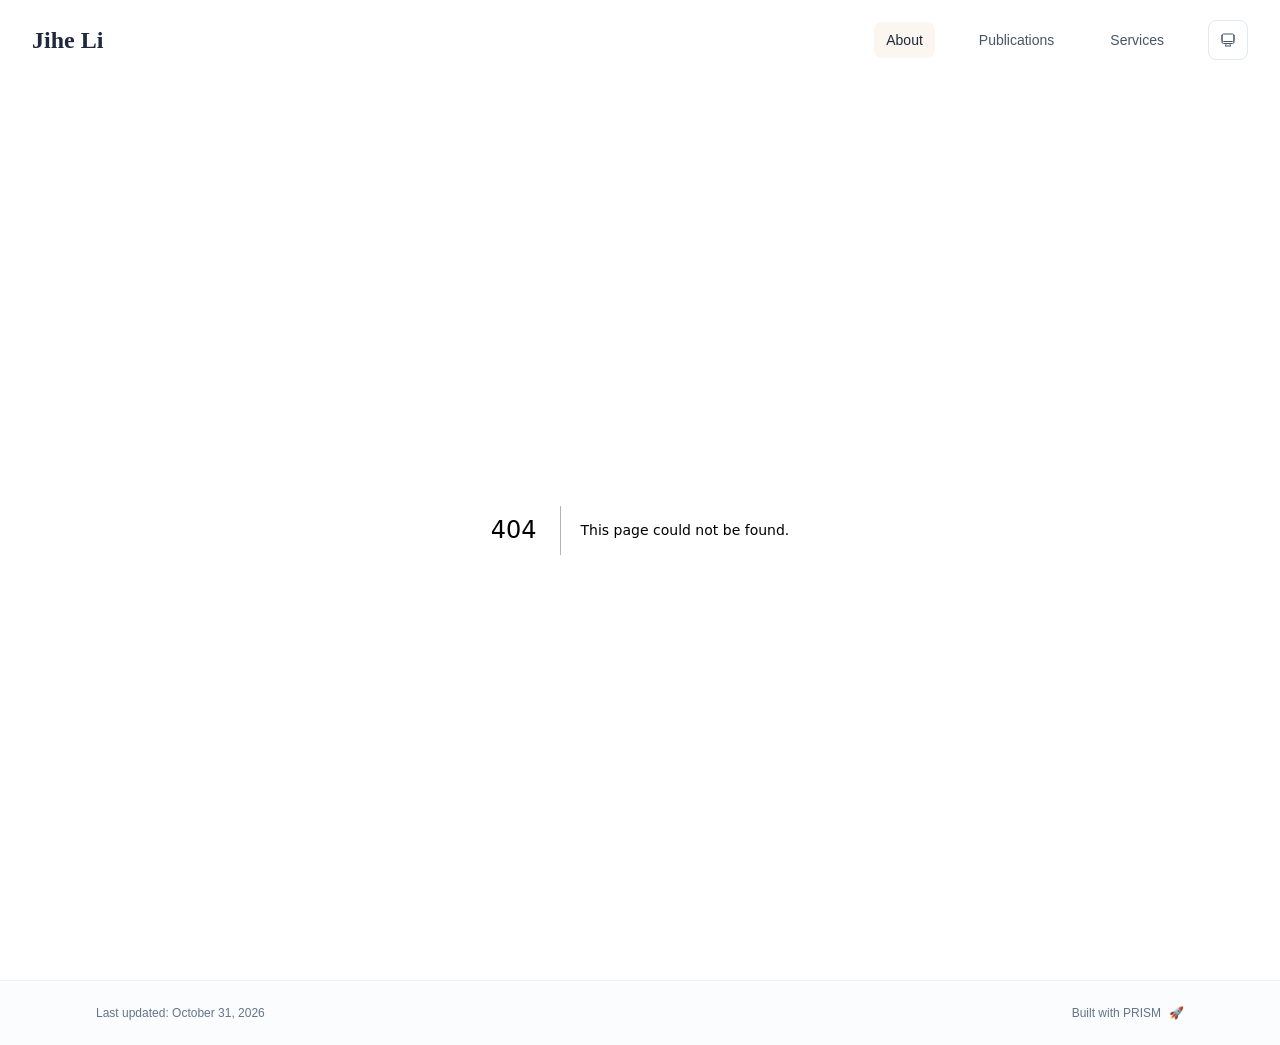
<file: 404/index.html>
<!DOCTYPE html><!--Fmr2k9UQJ_qhPEKZ9qMAQ--><html lang="en" class="scroll-smooth"><head><meta charSet="utf-8"/><meta name="viewport" content="width=device-width, initial-scale=1"/><link rel="stylesheet" href="/_next/static/css/78b93bb70179e9b0.css" data-precedence="next"/><link rel="preload" as="script" fetchPriority="low" href="/_next/static/chunks/webpack-4a6fea9592d99ef7.js"/><script src="/_next/static/chunks/4bd1b696-c023c6e3521b1417.js" async=""></script><script src="/_next/static/chunks/255-e057be79bd379a49.js" async=""></script><script src="/_next/static/chunks/main-app-af5f740aae709c48.js" async=""></script><script src="/_next/static/chunks/185-02e5984e85404956.js" async=""></script><script src="/_next/static/chunks/619-9168df9c2a29b74b.js" async=""></script><script src="/_next/static/chunks/599-36b43173d762fc47.js" async=""></script><script src="/_next/static/chunks/app/layout-8d3e2ef6a0ca68a4.js" async=""></script><link rel="icon" href="/icon.png" type="image/svg+xml"/><link rel="dns-prefetch" href="https://google-fonts.jialeliu.com"/><link rel="preconnect" href="https://google-fonts.jialeliu.com" crossorigin=""/><link rel="preload" as="style" href="https://google-fonts.jialeliu.com/css2?family=Inter:wght@300;400;500;600;700&amp;family=Crimson+Text:ital,wght@0,400;0,600;1,400&amp;display=swap"/><title>404: This page could not be found.</title><meta name="robots" content="noindex"/><title>Jihe Li</title><meta name="description" content="PhD student at the University of Bern."/><meta name="author" content="Jihe Li"/><meta name="keywords" content="Jihe Li,PhD,Research,University of Bern"/><meta name="creator" content="Jihe Li"/><meta name="publisher" content="Jihe Li"/><meta property="og:title" content="Jihe Li"/><meta property="og:description" content="PhD student at the University of Bern."/><meta property="og:site_name" content="Jihe Li&#x27;s Academic Website"/><meta property="og:locale" content="en_US"/><meta property="og:type" content="website"/><meta name="twitter:card" content="summary"/><meta name="twitter:title" content="Jihe Li"/><meta name="twitter:description" content="PhD student at the University of Bern."/><link rel="icon" href="/icon.png"/><link rel="stylesheet" id="gfonts-css" href="https://google-fonts.jialeliu.com/css2?family=Inter:wght@300;400;500;600;700&amp;family=Crimson+Text:ital,wght@0,400;0,600;1,400&amp;display=swap" media="print"/><script>
              (function(){
                var l = document.getElementById('gfonts-css');
                if (!l) return;
                if (l.media !== 'all') {
                  l.addEventListener('load', function(){ try { l.media = 'all'; } catch(e){} });
                }
              })();
            </script><noscript><link rel="stylesheet" href="https://google-fonts.jialeliu.com/css2?family=Inter:wght@300;400;500;600;700&amp;family=Crimson+Text:ital,wght@0,400;0,600;1,400&amp;display=swap"/></noscript><script>
              try {
                const theme = localStorage.getItem('theme-storage');
                const parsed = theme ? JSON.parse(theme) : null;
                const setting = parsed?.state?.theme || 'system';
                const prefersDark = typeof window !== 'undefined' && window.matchMedia && window.matchMedia('(prefers-color-scheme: dark)').matches;
                const effective = setting === 'dark' ? 'dark' : (setting === 'light' ? 'light' : (prefersDark ? 'dark' : 'light'));
                var root = document.documentElement;
                root.classList.add(effective);
                root.setAttribute('data-theme', effective);
              } catch (e) {
                var root = document.documentElement;
                root.classList.add('light');
                root.setAttribute('data-theme', 'light');
              }
            </script><script src="/_next/static/chunks/polyfills-42372ed130431b0a.js" noModule=""></script></head><body class="font-sans antialiased"><div hidden=""><!--$--><!--/$--></div><div style="visibility:hidden"><nav class="fixed top-0 left-0 right-0 z-50" data-headlessui-state=""><div class="transition-all duration-300 ease-out bg-transparent" style="transform:translateY(-100px)"><div class="max-w-7xl mx-auto px-4 sm:px-6 lg:px-8"><div class="flex justify-between items-center h-16 lg:h-20"><div class="flex-shrink-0" tabindex="0"><a class="text-xl lg:text-2xl font-serif font-semibold text-primary hover:text-accent transition-colors duration-200" href="/">Jihe Li</a></div><div class="hidden lg:block"><div class="ml-10 flex items-center space-x-8"><div class="flex items-baseline space-x-8"><a class="relative px-3 py-2 text-sm font-medium transition-all duration-200 rounded hover:bg-accent/10 hover:shadow-sm text-primary" href="/#about"><span class="relative z-10">About</span><div class="absolute inset-0 bg-accent/10 rounded-lg"></div></a><a class="relative px-3 py-2 text-sm font-medium transition-all duration-200 rounded hover:bg-accent/10 hover:shadow-sm text-neutral-600 hover:text-primary" href="/#publications"><span class="relative z-10">Publications</span></a><a class="relative px-3 py-2 text-sm font-medium transition-all duration-200 rounded hover:bg-accent/10 hover:shadow-sm text-neutral-600 hover:text-primary" href="/#services"><span class="relative z-10">Services</span></a></div><div class="flex items-center justify-center w-10 h-10 rounded-lg border border-neutral-200 dark:border-[rgba(148,163,184,0.24)] bg-background dark:bg-neutral-800"><div class="w-4 h-4 rounded-full bg-neutral-300 animate-pulse"></div></div></div></div><div class="lg:hidden flex items-center space-x-2"><div class="flex items-center justify-center w-10 h-10 rounded-lg border border-neutral-200 dark:border-[rgba(148,163,184,0.24)] bg-background dark:bg-neutral-800"><div class="w-4 h-4 rounded-full bg-neutral-300 animate-pulse"></div></div><button class="inline-flex items-center justify-center p-2 rounded-md text-neutral-600 hover:text-primary hover:bg-neutral-100 dark:hover:bg-neutral-800 focus:outline-none focus:ring-2 focus:ring-inset focus:ring-accent transition-colors duration-200" id="headlessui-disclosure-button-_R_5pdb_" type="button" aria-expanded="false" data-headlessui-state=""><span class="sr-only">Open main menu</span><div><svg xmlns="http://www.w3.org/2000/svg" fill="none" viewBox="0 0 24 24" stroke-width="1.5" stroke="currentColor" aria-hidden="true" data-slot="icon" class="block h-6 w-6"><path stroke-linecap="round" stroke-linejoin="round" d="M3.75 6.75h16.5M3.75 12h16.5m-16.5 5.25h16.5"></path></svg></div></button></div></div></div></div></nav><main class="min-h-screen pt-16 lg:pt-20"><div style="font-family:system-ui,&quot;Segoe UI&quot;,Roboto,Helvetica,Arial,sans-serif,&quot;Apple Color Emoji&quot;,&quot;Segoe UI Emoji&quot;;height:100vh;text-align:center;display:flex;flex-direction:column;align-items:center;justify-content:center"><div><style>body{color:#000;background:#fff;margin:0}.next-error-h1{border-right:1px solid rgba(0,0,0,.3)}@media (prefers-color-scheme:dark){body{color:#fff;background:#000}.next-error-h1{border-right:1px solid rgba(255,255,255,.3)}}</style><h1 class="next-error-h1" style="display:inline-block;margin:0 20px 0 0;padding:0 23px 0 0;font-size:24px;font-weight:500;vertical-align:top;line-height:49px">404</h1><div style="display:inline-block"><h2 style="font-size:14px;font-weight:400;line-height:49px;margin:0">This page could not be found.</h2></div></div></div><!--$--><!--/$--></main><footer class="border-t border-neutral-200/50 bg-neutral-50/50 dark:bg-neutral-900/50 dark:border-neutral-700/50"><div class="max-w-6xl mx-auto px-4 sm:px-6 lg:px-8 py-6"><div class="flex flex-col sm:flex-row justify-between items-center gap-2"><p class="text-xs text-neutral-500">Last updated: <!-- -->October 31, 2026</p><p class="text-xs text-neutral-500 flex items-center"><a href="https://github.com/xyjoey/PRISM" target="_blank" rel="noopener noreferrer">Built with PRISM</a><span class="ml-2">🚀</span></p></div></div></footer></div><script src="/_next/static/chunks/webpack-4a6fea9592d99ef7.js" id="_R_" async=""></script><script>(self.__next_f=self.__next_f||[]).push([0])</script><script>self.__next_f.push([1,"1:\"$Sreact.fragment\"\n2:I[7558,[\"185\",\"static/chunks/185-02e5984e85404956.js\",\"619\",\"static/chunks/619-9168df9c2a29b74b.js\",\"599\",\"static/chunks/599-36b43173d762fc47.js\",\"177\",\"static/chunks/app/layout-8d3e2ef6a0ca68a4.js\"],\"ThemeProvider\"]\n3:I[9994,[\"185\",\"static/chunks/185-02e5984e85404956.js\",\"619\",\"static/chunks/619-9168df9c2a29b74b.js\",\"599\",\"static/chunks/599-36b43173d762fc47.js\",\"177\",\"static/chunks/app/layout-8d3e2ef6a0ca68a4.js\"],\"default\"]\n4:I[9766,[],\"\"]\n5:I[8924,[],\"\"]\n6:I[7923,[\"185\",\"static/chunks/185-02e5984e85404956.js\",\"619\",\"static/chunks/619-9168df9c2a29b74b.js\",\"599\",\"static/chunks/599-36b43173d762fc47.js\",\"177\",\"static/chunks/app/layout-8d3e2ef6a0ca68a4.js\"],\"default\"]\nb:I[7150,[],\"\"]\n:HL[\"/_next/static/css/78b93bb70179e9b0.css\",\"style\"]\n"])</script><script>self.__next_f.push([1,"0:{\"P\":null,\"b\":\"Fmr2k9UQJ-qhPEKZ9qMAQ\",\"p\":\"\",\"c\":[\"\",\"_not-found\",\"\"],\"i\":false,\"f\":[[[\"\",{\"children\":[\"/_not-found\",{\"children\":[\"__PAGE__\",{}]}]},\"$undefined\",\"$undefined\",true],[\"\",[\"$\",\"$1\",\"c\",{\"children\":[[[\"$\",\"link\",\"0\",{\"rel\":\"stylesheet\",\"href\":\"/_next/static/css/78b93bb70179e9b0.css\",\"precedence\":\"next\",\"crossOrigin\":\"$undefined\",\"nonce\":\"$undefined\"}]],[\"$\",\"html\",null,{\"lang\":\"en\",\"className\":\"scroll-smooth\",\"suppressHydrationWarning\":true,\"children\":[[\"$\",\"head\",null,{\"children\":[[\"$\",\"link\",null,{\"rel\":\"icon\",\"href\":\"/icon.png\",\"type\":\"image/svg+xml\"}],[\"$\",\"link\",null,{\"rel\":\"dns-prefetch\",\"href\":\"https://google-fonts.jialeliu.com\"}],[\"$\",\"link\",null,{\"rel\":\"preconnect\",\"href\":\"https://google-fonts.jialeliu.com\",\"crossOrigin\":\"\"}],[\"$\",\"link\",null,{\"rel\":\"preload\",\"as\":\"style\",\"href\":\"https://google-fonts.jialeliu.com/css2?family=Inter:wght@300;400;500;600;700\u0026family=Crimson+Text:ital,wght@0,400;0,600;1,400\u0026display=swap\"}],[\"$\",\"link\",null,{\"rel\":\"stylesheet\",\"id\":\"gfonts-css\",\"href\":\"https://google-fonts.jialeliu.com/css2?family=Inter:wght@300;400;500;600;700\u0026family=Crimson+Text:ital,wght@0,400;0,600;1,400\u0026display=swap\",\"media\":\"print\"}],[\"$\",\"script\",null,{\"dangerouslySetInnerHTML\":{\"__html\":\"\\n              (function(){\\n                var l = document.getElementById('gfonts-css');\\n                if (!l) return;\\n                if (l.media !== 'all') {\\n                  l.addEventListener('load', function(){ try { l.media = 'all'; } catch(e){} });\\n                }\\n              })();\\n            \"}}],[\"$\",\"noscript\",null,{\"children\":[\"$\",\"link\",null,{\"rel\":\"stylesheet\",\"href\":\"https://google-fonts.jialeliu.com/css2?family=Inter:wght@300;400;500;600;700\u0026family=Crimson+Text:ital,wght@0,400;0,600;1,400\u0026display=swap\"}]}],[\"$\",\"script\",null,{\"dangerouslySetInnerHTML\":{\"__html\":\"\\n              try {\\n                const theme = localStorage.getItem('theme-storage');\\n                const parsed = theme ? JSON.parse(theme) : null;\\n                const setting = parsed?.state?.theme || 'system';\\n                const prefersDark = typeof window !== 'undefined' \u0026\u0026 window.matchMedia \u0026\u0026 window.matchMedia('(prefers-color-scheme: dark)').matches;\\n                const effective = setting === 'dark' ? 'dark' : (setting === 'light' ? 'light' : (prefersDark ? 'dark' : 'light'));\\n                var root = document.documentElement;\\n                root.classList.add(effective);\\n                root.setAttribute('data-theme', effective);\\n              } catch (e) {\\n                var root = document.documentElement;\\n                root.classList.add('light');\\n                root.setAttribute('data-theme', 'light');\\n              }\\n            \"}}]]}],[\"$\",\"body\",null,{\"className\":\"font-sans antialiased\",\"children\":[\"$\",\"$L2\",null,{\"children\":[[\"$\",\"$L3\",null,{\"items\":[{\"title\":\"About\",\"type\":\"page\",\"target\":\"about\",\"href\":\"/\"},{\"title\":\"Publications\",\"type\":\"page\",\"target\":\"publications\",\"href\":\"/publications\"},{\"title\":\"Services\",\"type\":\"page\",\"target\":\"services\",\"href\":\"/services\"}],\"siteTitle\":\"Jihe Li\",\"enableOnePageMode\":true}],[\"$\",\"main\",null,{\"className\":\"min-h-screen pt-16 lg:pt-20\",\"children\":[\"$\",\"$L4\",null,{\"parallelRouterKey\":\"children\",\"error\":\"$undefined\",\"errorStyles\":\"$undefined\",\"errorScripts\":\"$undefined\",\"template\":[\"$\",\"$L5\",null,{}],\"templateStyles\":\"$undefined\",\"templateScripts\":\"$undefined\",\"notFound\":\"$undefined\",\"forbidden\":\"$undefined\",\"unauthorized\":\"$undefined\"}]}],[\"$\",\"$L6\",null,{\"lastUpdated\":\"October 31, 2026\"}]]}]}]]}]]}],{\"children\":[\"/_not-found\",[\"$\",\"$1\",\"c\",{\"children\":[null,[\"$\",\"$L4\",null,{\"parallelRouterKey\":\"children\",\"error\":\"$undefined\",\"errorStyles\":\"$undefined\",\"errorScripts\":\"$undefined\",\"template\":[\"$\",\"$L5\",null,{}],\"templateStyles\":\"$undefined\",\"templateScripts\":\"$undefined\",\"notFound\":\"$undefined\",\"forbidden\":\"$undefined\",\"unauthorized\":\"$undefined\"}]]}],{\"children\":[\"__PAGE__\",[\"$\",\"$1\",\"c\",{\"children\":[[[\"$\",\"title\",null,{\"children\":\"404: This page could not be found.\"}],[\"$\",\"div\",null,{\"style\":{\"fontFamily\":\"system-ui,\\\"Segoe UI\\\",Roboto,Helvetica,Arial,sans-serif,\\\"Apple Color Emoji\\\",\\\"Segoe UI Emoji\\\"\",\"height\":\"100vh\",\"textAlign\":\"center\",\"display\":\"flex\",\"flexDirection\":\"column\",\"alignItems\":\"center\",\"justifyContent\":\"center\"},\"children\":[\"$\",\"div\",null,{\"children\":[[\"$\",\"style\",null,{\"dangerouslySetInnerHTML\":{\"__html\":\"body{color:#000;background:#fff;margin:0}.next-error-h1{border-right:1px solid rgba(0,0,0,.3)}@media (prefers-color-scheme:dark){body{color:#fff;background:#000}.next-error-h1{border-right:1px solid rgba(255,255,255,.3)}}\"}}],\"$L7\",\"$L8\"]}]}]],null,\"$L9\"]}],{},null,false]},null,false]},null,false],\"$La\",false]],\"m\":\"$undefined\",\"G\":[\"$b\",[]],\"s\":false,\"S\":true}\n"])</script><script>self.__next_f.push([1,"c:I[4431,[],\"OutletBoundary\"]\ne:I[5278,[],\"AsyncMetadataOutlet\"]\n10:I[4431,[],\"ViewportBoundary\"]\n12:I[4431,[],\"MetadataBoundary\"]\n13:\"$Sreact.suspense\"\n7:[\"$\",\"h1\",null,{\"className\":\"next-error-h1\",\"style\":{\"display\":\"inline-block\",\"margin\":\"0 20px 0 0\",\"padding\":\"0 23px 0 0\",\"fontSize\":24,\"fontWeight\":500,\"verticalAlign\":\"top\",\"lineHeight\":\"49px\"},\"children\":404}]\n8:[\"$\",\"div\",null,{\"style\":{\"display\":\"inline-block\"},\"children\":[\"$\",\"h2\",null,{\"style\":{\"fontSize\":14,\"fontWeight\":400,\"lineHeight\":\"49px\",\"margin\":0},\"children\":\"This page could not be found.\"}]}]\n9:[\"$\",\"$Lc\",null,{\"children\":[\"$Ld\",[\"$\",\"$Le\",null,{\"promise\":\"$@f\"}]]}]\na:[\"$\",\"$1\",\"h\",{\"children\":[[\"$\",\"meta\",null,{\"name\":\"robots\",\"content\":\"noindex\"}],[[\"$\",\"$L10\",null,{\"children\":\"$L11\"}],null],[\"$\",\"$L12\",null,{\"children\":[\"$\",\"div\",null,{\"hidden\":true,\"children\":[\"$\",\"$13\",null,{\"fallback\":null,\"children\":\"$L14\"}]}]}]]}]\n"])</script><script>self.__next_f.push([1,"11:[[\"$\",\"meta\",\"0\",{\"charSet\":\"utf-8\"}],[\"$\",\"meta\",\"1\",{\"name\":\"viewport\",\"content\":\"width=device-width, initial-scale=1\"}]]\nd:null\n"])</script><script>self.__next_f.push([1,"15:I[622,[],\"IconMark\"]\n"])</script><script>self.__next_f.push([1,"f:{\"metadata\":[[\"$\",\"title\",\"0\",{\"children\":\"Jihe Li\"}],[\"$\",\"meta\",\"1\",{\"name\":\"description\",\"content\":\"PhD student at the University of Bern.\"}],[\"$\",\"meta\",\"2\",{\"name\":\"author\",\"content\":\"Jihe Li\"}],[\"$\",\"meta\",\"3\",{\"name\":\"keywords\",\"content\":\"Jihe Li,PhD,Research,University of Bern\"}],[\"$\",\"meta\",\"4\",{\"name\":\"creator\",\"content\":\"Jihe Li\"}],[\"$\",\"meta\",\"5\",{\"name\":\"publisher\",\"content\":\"Jihe Li\"}],[\"$\",\"meta\",\"6\",{\"property\":\"og:title\",\"content\":\"Jihe Li\"}],[\"$\",\"meta\",\"7\",{\"property\":\"og:description\",\"content\":\"PhD student at the University of Bern.\"}],[\"$\",\"meta\",\"8\",{\"property\":\"og:site_name\",\"content\":\"Jihe Li's Academic Website\"}],[\"$\",\"meta\",\"9\",{\"property\":\"og:locale\",\"content\":\"en_US\"}],[\"$\",\"meta\",\"10\",{\"property\":\"og:type\",\"content\":\"website\"}],[\"$\",\"meta\",\"11\",{\"name\":\"twitter:card\",\"content\":\"summary\"}],[\"$\",\"meta\",\"12\",{\"name\":\"twitter:title\",\"content\":\"Jihe Li\"}],[\"$\",\"meta\",\"13\",{\"name\":\"twitter:description\",\"content\":\"PhD student at the University of Bern.\"}],[\"$\",\"link\",\"14\",{\"rel\":\"icon\",\"href\":\"/icon.png\"}],[\"$\",\"$L15\",\"15\",{}]],\"error\":null,\"digest\":\"$undefined\"}\n"])</script><script>self.__next_f.push([1,"14:\"$f:metadata\"\n"])</script></body></html>
</file>
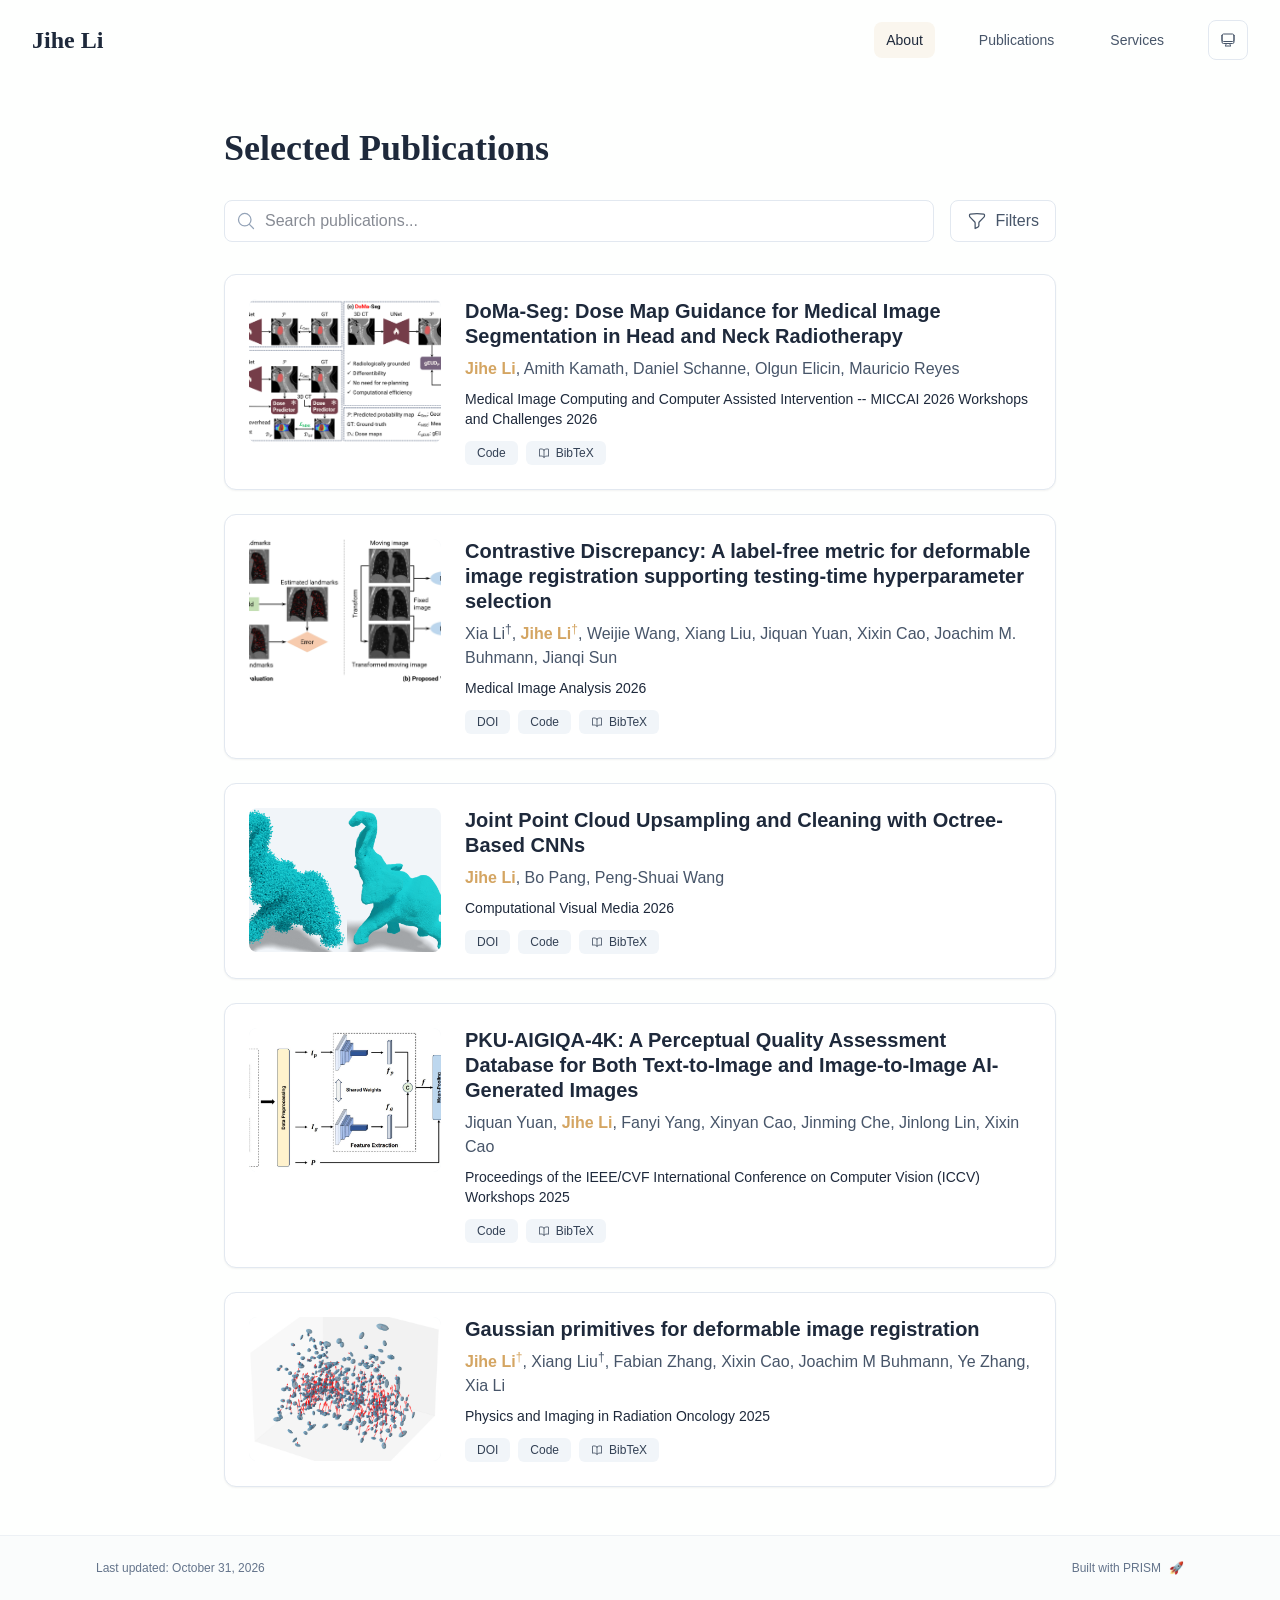
<file: publications/index.html>
<!DOCTYPE html><!--Fmr2k9UQJ_qhPEKZ9qMAQ--><html lang="en" class="scroll-smooth"><head><meta charSet="utf-8"/><meta name="viewport" content="width=device-width, initial-scale=1"/><link rel="stylesheet" href="/_next/static/css/78b93bb70179e9b0.css" data-precedence="next"/><link rel="preload" as="script" fetchPriority="low" href="/_next/static/chunks/webpack-4a6fea9592d99ef7.js"/><script src="/_next/static/chunks/4bd1b696-c023c6e3521b1417.js" async=""></script><script src="/_next/static/chunks/255-e057be79bd379a49.js" async=""></script><script src="/_next/static/chunks/main-app-af5f740aae709c48.js" async=""></script><script src="/_next/static/chunks/185-02e5984e85404956.js" async=""></script><script src="/_next/static/chunks/619-9168df9c2a29b74b.js" async=""></script><script src="/_next/static/chunks/599-36b43173d762fc47.js" async=""></script><script src="/_next/static/chunks/app/layout-8d3e2ef6a0ca68a4.js" async=""></script><script src="/_next/static/chunks/140-5ce7a5cc299b9e70.js" async=""></script><script src="/_next/static/chunks/681-68a0f630dd3881d4.js" async=""></script><script src="/_next/static/chunks/app/%5Bslug%5D/page-50a32f729d8af1c7.js" async=""></script><link rel="icon" href="/icon.png" type="image/svg+xml"/><link rel="dns-prefetch" href="https://google-fonts.jialeliu.com"/><link rel="preconnect" href="https://google-fonts.jialeliu.com" crossorigin=""/><link rel="preload" as="style" href="https://google-fonts.jialeliu.com/css2?family=Inter:wght@300;400;500;600;700&amp;family=Crimson+Text:ital,wght@0,400;0,600;1,400&amp;display=swap"/><title>Selected Publications | Jihe Li</title><meta name="author" content="Jihe Li"/><meta name="keywords" content="Jihe Li,PhD,Research,University of Bern"/><meta name="creator" content="Jihe Li"/><meta name="publisher" content="Jihe Li"/><meta property="og:title" content="Jihe Li"/><meta property="og:description" content="PhD student at the University of Bern."/><meta property="og:site_name" content="Jihe Li&#x27;s Academic Website"/><meta property="og:locale" content="en_US"/><meta property="og:type" content="website"/><meta name="twitter:card" content="summary"/><meta name="twitter:title" content="Jihe Li"/><meta name="twitter:description" content="PhD student at the University of Bern."/><link rel="icon" href="/icon.png"/><link rel="stylesheet" id="gfonts-css" href="https://google-fonts.jialeliu.com/css2?family=Inter:wght@300;400;500;600;700&amp;family=Crimson+Text:ital,wght@0,400;0,600;1,400&amp;display=swap" media="print"/><script>
              (function(){
                var l = document.getElementById('gfonts-css');
                if (!l) return;
                if (l.media !== 'all') {
                  l.addEventListener('load', function(){ try { l.media = 'all'; } catch(e){} });
                }
              })();
            </script><noscript><link rel="stylesheet" href="https://google-fonts.jialeliu.com/css2?family=Inter:wght@300;400;500;600;700&amp;family=Crimson+Text:ital,wght@0,400;0,600;1,400&amp;display=swap"/></noscript><script>
              try {
                const theme = localStorage.getItem('theme-storage');
                const parsed = theme ? JSON.parse(theme) : null;
                const setting = parsed?.state?.theme || 'system';
                const prefersDark = typeof window !== 'undefined' && window.matchMedia && window.matchMedia('(prefers-color-scheme: dark)').matches;
                const effective = setting === 'dark' ? 'dark' : (setting === 'light' ? 'light' : (prefersDark ? 'dark' : 'light'));
                var root = document.documentElement;
                root.classList.add(effective);
                root.setAttribute('data-theme', effective);
              } catch (e) {
                var root = document.documentElement;
                root.classList.add('light');
                root.setAttribute('data-theme', 'light');
              }
            </script><script src="/_next/static/chunks/polyfills-42372ed130431b0a.js" noModule=""></script></head><body class="font-sans antialiased"><div hidden=""><!--$--><!--/$--></div><div style="visibility:hidden"><nav class="fixed top-0 left-0 right-0 z-50" data-headlessui-state=""><div class="transition-all duration-300 ease-out bg-transparent" style="transform:translateY(-100px)"><div class="max-w-7xl mx-auto px-4 sm:px-6 lg:px-8"><div class="flex justify-between items-center h-16 lg:h-20"><div class="flex-shrink-0" tabindex="0"><a class="text-xl lg:text-2xl font-serif font-semibold text-primary hover:text-accent transition-colors duration-200" href="/">Jihe Li</a></div><div class="hidden lg:block"><div class="ml-10 flex items-center space-x-8"><div class="flex items-baseline space-x-8"><a class="relative px-3 py-2 text-sm font-medium transition-all duration-200 rounded hover:bg-accent/10 hover:shadow-sm text-primary" href="/#about"><span class="relative z-10">About</span><div class="absolute inset-0 bg-accent/10 rounded-lg"></div></a><a class="relative px-3 py-2 text-sm font-medium transition-all duration-200 rounded hover:bg-accent/10 hover:shadow-sm text-neutral-600 hover:text-primary" href="/#publications"><span class="relative z-10">Publications</span></a><a class="relative px-3 py-2 text-sm font-medium transition-all duration-200 rounded hover:bg-accent/10 hover:shadow-sm text-neutral-600 hover:text-primary" href="/#services"><span class="relative z-10">Services</span></a></div><div class="flex items-center justify-center w-10 h-10 rounded-lg border border-neutral-200 dark:border-[rgba(148,163,184,0.24)] bg-background dark:bg-neutral-800"><div class="w-4 h-4 rounded-full bg-neutral-300 animate-pulse"></div></div></div></div><div class="lg:hidden flex items-center space-x-2"><div class="flex items-center justify-center w-10 h-10 rounded-lg border border-neutral-200 dark:border-[rgba(148,163,184,0.24)] bg-background dark:bg-neutral-800"><div class="w-4 h-4 rounded-full bg-neutral-300 animate-pulse"></div></div><button class="inline-flex items-center justify-center p-2 rounded-md text-neutral-600 hover:text-primary hover:bg-neutral-100 dark:hover:bg-neutral-800 focus:outline-none focus:ring-2 focus:ring-inset focus:ring-accent transition-colors duration-200" id="headlessui-disclosure-button-_R_5pdb_" type="button" aria-expanded="false" data-headlessui-state=""><span class="sr-only">Open main menu</span><div><svg xmlns="http://www.w3.org/2000/svg" fill="none" viewBox="0 0 24 24" stroke-width="1.5" stroke="currentColor" aria-hidden="true" data-slot="icon" class="block h-6 w-6"><path stroke-linecap="round" stroke-linejoin="round" d="M3.75 6.75h16.5M3.75 12h16.5m-16.5 5.25h16.5"></path></svg></div></button></div></div></div></div></nav><main class="min-h-screen pt-16 lg:pt-20"><div class="max-w-4xl mx-auto px-4 sm:px-6 lg:px-8 py-12"><div style="opacity:0;transform:translateY(20px)"><div class="mb-8"><h1 class="text-4xl font-serif font-bold text-primary mb-4">Selected Publications</h1></div><div class="mb-8 space-y-4"><div class="flex flex-col sm:flex-row gap-4"><div class="relative flex-grow"><svg xmlns="http://www.w3.org/2000/svg" fill="none" viewBox="0 0 24 24" stroke-width="1.5" stroke="currentColor" aria-hidden="true" data-slot="icon" class="absolute left-3 top-1/2 transform -translate-y-1/2 h-5 w-5 text-neutral-400"><path stroke-linecap="round" stroke-linejoin="round" d="m21 21-5.197-5.197m0 0A7.5 7.5 0 1 0 5.196 5.196a7.5 7.5 0 0 0 10.607 10.607Z"></path></svg><input type="text" placeholder="Search publications..." class="w-full pl-10 pr-4 py-2 rounded-lg border border-neutral-200 dark:border-neutral-800 bg-white dark:bg-neutral-900 focus:ring-2 focus:ring-accent focus:border-transparent transition-all duration-200" value=""/></div><button class="flex items-center justify-center px-4 py-2 rounded-lg border transition-all duration-200 bg-white dark:bg-neutral-900 border-neutral-200 dark:border-neutral-800 text-neutral-600 hover:border-accent hover:text-accent"><svg xmlns="http://www.w3.org/2000/svg" fill="none" viewBox="0 0 24 24" stroke-width="1.5" stroke="currentColor" aria-hidden="true" data-slot="icon" class="h-5 w-5 mr-2"><path stroke-linecap="round" stroke-linejoin="round" d="M12 3c2.755 0 5.455.232 8.083.678.533.09.917.556.917 1.096v1.044a2.25 2.25 0 0 1-.659 1.591l-5.432 5.432a2.25 2.25 0 0 0-.659 1.591v2.927a2.25 2.25 0 0 1-1.244 2.013L9.75 21v-6.568a2.25 2.25 0 0 0-.659-1.591L3.659 7.409A2.25 2.25 0 0 1 3 5.818V4.774c0-.54.384-1.006.917-1.096A48.32 48.32 0 0 1 12 3Z"></path></svg>Filters</button></div></div><div class="space-y-6"><div class="bg-white dark:bg-neutral-900 p-6 rounded-xl shadow-sm border border-neutral-200 dark:border-neutral-800 hover:shadow-md transition-all duration-200" style="opacity:0;transform:translateY(20px)"><div class="flex flex-col md:flex-row gap-6"><div class="w-full md:w-48 flex-shrink-0"><div class="aspect-video md:aspect-[4/3] relative rounded-lg overflow-hidden bg-neutral-100 dark:bg-neutral-800"><img alt="DoMa-Seg: Dose Map Guidance for Medical Image Segmentation in Head and Neck Radiotherapy" loading="lazy" decoding="async" data-nimg="fill" class="object-cover" style="position:absolute;height:100%;width:100%;left:0;top:0;right:0;bottom:0;color:transparent" src="/papers/doma.png"/></div></div><div class="flex-grow"><h3 class="text-xl font-semibold text-primary mb-2 leading-tight">DoMa-Seg: Dose Map Guidance for Medical Image Segmentation in Head and Neck Radiotherapy</h3><p class="text-base text-neutral-600 dark:text-neutral-400 mb-2"><span><span class="font-semibold text-accent ">Jihe Li</span>, </span><span><span class=" ">Amith Kamath</span>, </span><span><span class=" ">Daniel Schanne</span>, </span><span><span class=" ">Olgun Elicin</span>, </span><span><span class=" ">Mauricio Reyes</span></span></p><p class="text-sm font-medium text-neutral-800 dark:text-neutral-600 mb-3">Medical Image Computing and Computer Assisted Intervention -- MICCAI 2026 Workshops and Challenges<!-- --> <!-- -->2026</p><div class="flex flex-wrap gap-2 mt-auto"><a href="https://github.com/Jihe-Li/DoMa-Seg" target="_blank" rel="noopener noreferrer" class="inline-flex items-center px-3 py-1 rounded-md text-xs font-medium bg-neutral-100 dark:bg-neutral-800 text-neutral-700 dark:text-neutral-300 hover:bg-accent hover:text-white transition-colors">Code</a><button class="inline-flex items-center px-3 py-1 rounded-md text-xs font-medium transition-colors bg-neutral-100 dark:bg-neutral-800 text-neutral-700 dark:text-neutral-300 hover:bg-accent hover:text-white"><svg xmlns="http://www.w3.org/2000/svg" fill="none" viewBox="0 0 24 24" stroke-width="1.5" stroke="currentColor" aria-hidden="true" data-slot="icon" class="h-3 w-3 mr-1.5"><path stroke-linecap="round" stroke-linejoin="round" d="M12 6.042A8.967 8.967 0 0 0 6 3.75c-1.052 0-2.062.18-3 .512v14.25A8.987 8.987 0 0 1 6 18c2.305 0 4.408.867 6 2.292m0-14.25a8.966 8.966 0 0 1 6-2.292c1.052 0 2.062.18 3 .512v14.25A8.987 8.987 0 0 0 18 18a8.967 8.967 0 0 0-6 2.292m0-14.25v14.25"></path></svg>BibTeX</button></div></div></div></div><div class="bg-white dark:bg-neutral-900 p-6 rounded-xl shadow-sm border border-neutral-200 dark:border-neutral-800 hover:shadow-md transition-all duration-200" style="opacity:0;transform:translateY(20px)"><div class="flex flex-col md:flex-row gap-6"><div class="w-full md:w-48 flex-shrink-0"><div class="aspect-video md:aspect-[4/3] relative rounded-lg overflow-hidden bg-neutral-100 dark:bg-neutral-800"><img alt="Contrastive Discrepancy: A label-free metric for deformable image registration supporting testing-time hyperparameter selection" loading="lazy" decoding="async" data-nimg="fill" class="object-cover" style="position:absolute;height:100%;width:100%;left:0;top:0;right:0;bottom:0;color:transparent" src="/papers/media_cd.png"/></div></div><div class="flex-grow"><h3 class="text-xl font-semibold text-primary mb-2 leading-tight">Contrastive Discrepancy: A label-free metric for deformable image registration supporting testing-time hyperparameter selection</h3><p class="text-base text-neutral-600 dark:text-neutral-400 mb-2"><span><span class=" ">Xia Li</span><sup class="ml-0 text-neutral-600 dark:text-neutral-400">†</sup>, </span><span><span class="font-semibold text-accent ">Jihe Li</span><sup class="ml-0 text-accent">†</sup>, </span><span><span class=" ">Weijie Wang</span>, </span><span><span class=" ">Xiang Liu</span>, </span><span><span class=" ">Jiquan Yuan</span>, </span><span><span class=" ">Xixin Cao</span>, </span><span><span class=" ">Joachim M. Buhmann</span>, </span><span><span class=" ">Jianqi Sun</span></span></p><p class="text-sm font-medium text-neutral-800 dark:text-neutral-600 mb-3">Medical Image Analysis<!-- --> <!-- -->2026</p><div class="flex flex-wrap gap-2 mt-auto"><a href="https://doi.org/10.1016/j.media.2026.104210" target="_blank" rel="noopener noreferrer" class="inline-flex items-center px-3 py-1 rounded-md text-xs font-medium bg-neutral-100 dark:bg-neutral-800 text-neutral-700 dark:text-neutral-300 hover:bg-accent hover:text-white transition-colors">DOI</a><a href="https://github.com/MedAPT-group/ContrastiveDiscrepancy" target="_blank" rel="noopener noreferrer" class="inline-flex items-center px-3 py-1 rounded-md text-xs font-medium bg-neutral-100 dark:bg-neutral-800 text-neutral-700 dark:text-neutral-300 hover:bg-accent hover:text-white transition-colors">Code</a><button class="inline-flex items-center px-3 py-1 rounded-md text-xs font-medium transition-colors bg-neutral-100 dark:bg-neutral-800 text-neutral-700 dark:text-neutral-300 hover:bg-accent hover:text-white"><svg xmlns="http://www.w3.org/2000/svg" fill="none" viewBox="0 0 24 24" stroke-width="1.5" stroke="currentColor" aria-hidden="true" data-slot="icon" class="h-3 w-3 mr-1.5"><path stroke-linecap="round" stroke-linejoin="round" d="M12 6.042A8.967 8.967 0 0 0 6 3.75c-1.052 0-2.062.18-3 .512v14.25A8.987 8.987 0 0 1 6 18c2.305 0 4.408.867 6 2.292m0-14.25a8.966 8.966 0 0 1 6-2.292c1.052 0 2.062.18 3 .512v14.25A8.987 8.987 0 0 0 18 18a8.967 8.967 0 0 0-6 2.292m0-14.25v14.25"></path></svg>BibTeX</button></div></div></div></div><div class="bg-white dark:bg-neutral-900 p-6 rounded-xl shadow-sm border border-neutral-200 dark:border-neutral-800 hover:shadow-md transition-all duration-200" style="opacity:0;transform:translateY(20px)"><div class="flex flex-col md:flex-row gap-6"><div class="w-full md:w-48 flex-shrink-0"><div class="aspect-video md:aspect-[4/3] relative rounded-lg overflow-hidden bg-neutral-100 dark:bg-neutral-800"><img alt="Joint Point Cloud Upsampling and Cleaning with Octree-Based CNNs" loading="lazy" decoding="async" data-nimg="fill" class="object-cover" style="position:absolute;height:100%;width:100%;left:0;top:0;right:0;bottom:0;color:transparent" src="/papers/ounet.png"/></div></div><div class="flex-grow"><h3 class="text-xl font-semibold text-primary mb-2 leading-tight">Joint Point Cloud Upsampling and Cleaning with Octree-Based CNNs</h3><p class="text-base text-neutral-600 dark:text-neutral-400 mb-2"><span><span class="font-semibold text-accent ">Jihe Li</span>, </span><span><span class=" ">Bo Pang</span>, </span><span><span class=" ">Peng-Shuai Wang</span></span></p><p class="text-sm font-medium text-neutral-800 dark:text-neutral-600 mb-3">Computational Visual Media<!-- --> <!-- -->2026</p><div class="flex flex-wrap gap-2 mt-auto"><a href="https://doi.org/10.26599/CVM.2025.9450465" target="_blank" rel="noopener noreferrer" class="inline-flex items-center px-3 py-1 rounded-md text-xs font-medium bg-neutral-100 dark:bg-neutral-800 text-neutral-700 dark:text-neutral-300 hover:bg-accent hover:text-white transition-colors">DOI</a><a href="https://github.com/octree-nn/upsample-clean.git" target="_blank" rel="noopener noreferrer" class="inline-flex items-center px-3 py-1 rounded-md text-xs font-medium bg-neutral-100 dark:bg-neutral-800 text-neutral-700 dark:text-neutral-300 hover:bg-accent hover:text-white transition-colors">Code</a><button class="inline-flex items-center px-3 py-1 rounded-md text-xs font-medium transition-colors bg-neutral-100 dark:bg-neutral-800 text-neutral-700 dark:text-neutral-300 hover:bg-accent hover:text-white"><svg xmlns="http://www.w3.org/2000/svg" fill="none" viewBox="0 0 24 24" stroke-width="1.5" stroke="currentColor" aria-hidden="true" data-slot="icon" class="h-3 w-3 mr-1.5"><path stroke-linecap="round" stroke-linejoin="round" d="M12 6.042A8.967 8.967 0 0 0 6 3.75c-1.052 0-2.062.18-3 .512v14.25A8.987 8.987 0 0 1 6 18c2.305 0 4.408.867 6 2.292m0-14.25a8.966 8.966 0 0 1 6-2.292c1.052 0 2.062.18 3 .512v14.25A8.987 8.987 0 0 0 18 18a8.967 8.967 0 0 0-6 2.292m0-14.25v14.25"></path></svg>BibTeX</button></div></div></div></div><div class="bg-white dark:bg-neutral-900 p-6 rounded-xl shadow-sm border border-neutral-200 dark:border-neutral-800 hover:shadow-md transition-all duration-200" style="opacity:0;transform:translateY(20px)"><div class="flex flex-col md:flex-row gap-6"><div class="w-full md:w-48 flex-shrink-0"><div class="aspect-video md:aspect-[4/3] relative rounded-lg overflow-hidden bg-neutral-100 dark:bg-neutral-800"><img alt="PKU-AIGIQA-4K: A Perceptual Quality Assessment Database for Both Text-to-Image and Image-to-Image AI-Generated Images" loading="lazy" decoding="async" data-nimg="fill" class="object-cover" style="position:absolute;height:100%;width:100%;left:0;top:0;right:0;bottom:0;color:transparent" src="/papers/pku4k.png"/></div></div><div class="flex-grow"><h3 class="text-xl font-semibold text-primary mb-2 leading-tight">PKU-AIGIQA-4K: A Perceptual Quality Assessment Database for Both Text-to-Image and Image-to-Image AI-Generated Images</h3><p class="text-base text-neutral-600 dark:text-neutral-400 mb-2"><span><span class=" ">Jiquan Yuan</span>, </span><span><span class="font-semibold text-accent ">Jihe Li</span>, </span><span><span class=" ">Fanyi Yang</span>, </span><span><span class=" ">Xinyan Cao</span>, </span><span><span class=" ">Jinming Che</span>, </span><span><span class=" ">Jinlong Lin</span>, </span><span><span class=" ">Xixin Cao</span></span></p><p class="text-sm font-medium text-neutral-800 dark:text-neutral-600 mb-3">Proceedings of the IEEE/CVF International Conference on Computer Vision (ICCV) Workshops<!-- --> <!-- -->2025</p><div class="flex flex-wrap gap-2 mt-auto"><a href="https://github.com/jiquan123/AIGIQA4K" target="_blank" rel="noopener noreferrer" class="inline-flex items-center px-3 py-1 rounded-md text-xs font-medium bg-neutral-100 dark:bg-neutral-800 text-neutral-700 dark:text-neutral-300 hover:bg-accent hover:text-white transition-colors">Code</a><button class="inline-flex items-center px-3 py-1 rounded-md text-xs font-medium transition-colors bg-neutral-100 dark:bg-neutral-800 text-neutral-700 dark:text-neutral-300 hover:bg-accent hover:text-white"><svg xmlns="http://www.w3.org/2000/svg" fill="none" viewBox="0 0 24 24" stroke-width="1.5" stroke="currentColor" aria-hidden="true" data-slot="icon" class="h-3 w-3 mr-1.5"><path stroke-linecap="round" stroke-linejoin="round" d="M12 6.042A8.967 8.967 0 0 0 6 3.75c-1.052 0-2.062.18-3 .512v14.25A8.987 8.987 0 0 1 6 18c2.305 0 4.408.867 6 2.292m0-14.25a8.966 8.966 0 0 1 6-2.292c1.052 0 2.062.18 3 .512v14.25A8.987 8.987 0 0 0 18 18a8.967 8.967 0 0 0-6 2.292m0-14.25v14.25"></path></svg>BibTeX</button></div></div></div></div><div class="bg-white dark:bg-neutral-900 p-6 rounded-xl shadow-sm border border-neutral-200 dark:border-neutral-800 hover:shadow-md transition-all duration-200" style="opacity:0;transform:translateY(20px)"><div class="flex flex-col md:flex-row gap-6"><div class="w-full md:w-48 flex-shrink-0"><div class="aspect-video md:aspect-[4/3] relative rounded-lg overflow-hidden bg-neutral-100 dark:bg-neutral-800"><img alt="Gaussian primitives for deformable image registration" loading="lazy" decoding="async" data-nimg="fill" class="object-cover" style="position:absolute;height:100%;width:100%;left:0;top:0;right:0;bottom:0;color:transparent" src="/papers/gaussian.png"/></div></div><div class="flex-grow"><h3 class="text-xl font-semibold text-primary mb-2 leading-tight">Gaussian primitives for deformable image registration</h3><p class="text-base text-neutral-600 dark:text-neutral-400 mb-2"><span><span class="font-semibold text-accent ">Jihe Li</span><sup class="ml-0 text-accent">†</sup>, </span><span><span class=" ">Xiang Liu</span><sup class="ml-0 text-neutral-600 dark:text-neutral-400">†</sup>, </span><span><span class=" ">Fabian Zhang</span>, </span><span><span class=" ">Xixin Cao</span>, </span><span><span class=" ">Joachim M Buhmann</span>, </span><span><span class=" ">Ye Zhang</span>, </span><span><span class=" ">Xia Li</span></span></p><p class="text-sm font-medium text-neutral-800 dark:text-neutral-600 mb-3">Physics and Imaging in Radiation Oncology<!-- --> <!-- -->2025</p><div class="flex flex-wrap gap-2 mt-auto"><a href="https://doi.org/10.1016/j.phro.2025.100821" target="_blank" rel="noopener noreferrer" class="inline-flex items-center px-3 py-1 rounded-md text-xs font-medium bg-neutral-100 dark:bg-neutral-800 text-neutral-700 dark:text-neutral-300 hover:bg-accent hover:text-white transition-colors">DOI</a><a href="https://github.com/MedAPT-group/GaussianDIR" target="_blank" rel="noopener noreferrer" class="inline-flex items-center px-3 py-1 rounded-md text-xs font-medium bg-neutral-100 dark:bg-neutral-800 text-neutral-700 dark:text-neutral-300 hover:bg-accent hover:text-white transition-colors">Code</a><button class="inline-flex items-center px-3 py-1 rounded-md text-xs font-medium transition-colors bg-neutral-100 dark:bg-neutral-800 text-neutral-700 dark:text-neutral-300 hover:bg-accent hover:text-white"><svg xmlns="http://www.w3.org/2000/svg" fill="none" viewBox="0 0 24 24" stroke-width="1.5" stroke="currentColor" aria-hidden="true" data-slot="icon" class="h-3 w-3 mr-1.5"><path stroke-linecap="round" stroke-linejoin="round" d="M12 6.042A8.967 8.967 0 0 0 6 3.75c-1.052 0-2.062.18-3 .512v14.25A8.987 8.987 0 0 1 6 18c2.305 0 4.408.867 6 2.292m0-14.25a8.966 8.966 0 0 1 6-2.292c1.052 0 2.062.18 3 .512v14.25A8.987 8.987 0 0 0 18 18a8.967 8.967 0 0 0-6 2.292m0-14.25v14.25"></path></svg>BibTeX</button></div></div></div></div></div></div></div><!--$--><!--/$--></main><footer class="border-t border-neutral-200/50 bg-neutral-50/50 dark:bg-neutral-900/50 dark:border-neutral-700/50"><div class="max-w-6xl mx-auto px-4 sm:px-6 lg:px-8 py-6"><div class="flex flex-col sm:flex-row justify-between items-center gap-2"><p class="text-xs text-neutral-500">Last updated: <!-- -->October 31, 2026</p><p class="text-xs text-neutral-500 flex items-center"><a href="https://github.com/xyjoey/PRISM" target="_blank" rel="noopener noreferrer">Built with PRISM</a><span class="ml-2">🚀</span></p></div></div></footer></div><script src="/_next/static/chunks/webpack-4a6fea9592d99ef7.js" id="_R_" async=""></script><script>(self.__next_f=self.__next_f||[]).push([0])</script><script>self.__next_f.push([1,"1:\"$Sreact.fragment\"\n2:I[7558,[\"185\",\"static/chunks/185-02e5984e85404956.js\",\"619\",\"static/chunks/619-9168df9c2a29b74b.js\",\"599\",\"static/chunks/599-36b43173d762fc47.js\",\"177\",\"static/chunks/app/layout-8d3e2ef6a0ca68a4.js\"],\"ThemeProvider\"]\n3:I[9994,[\"185\",\"static/chunks/185-02e5984e85404956.js\",\"619\",\"static/chunks/619-9168df9c2a29b74b.js\",\"599\",\"static/chunks/599-36b43173d762fc47.js\",\"177\",\"static/chunks/app/layout-8d3e2ef6a0ca68a4.js\"],\"default\"]\n4:I[9766,[],\"\"]\n5:I[8924,[],\"\"]\nc:I[7150,[],\"\"]\n:HL[\"/_next/static/css/78b93bb70179e9b0.css\",\"style\"]\n"])</script><script>self.__next_f.push([1,"0:{\"P\":null,\"b\":\"Fmr2k9UQJ-qhPEKZ9qMAQ\",\"p\":\"\",\"c\":[\"\",\"publications\",\"\"],\"i\":false,\"f\":[[[\"\",{\"children\":[[\"slug\",\"publications\",\"d\"],{\"children\":[\"__PAGE__\",{}]}]},\"$undefined\",\"$undefined\",true],[\"\",[\"$\",\"$1\",\"c\",{\"children\":[[[\"$\",\"link\",\"0\",{\"rel\":\"stylesheet\",\"href\":\"/_next/static/css/78b93bb70179e9b0.css\",\"precedence\":\"next\",\"crossOrigin\":\"$undefined\",\"nonce\":\"$undefined\"}]],[\"$\",\"html\",null,{\"lang\":\"en\",\"className\":\"scroll-smooth\",\"suppressHydrationWarning\":true,\"children\":[[\"$\",\"head\",null,{\"children\":[[\"$\",\"link\",null,{\"rel\":\"icon\",\"href\":\"/icon.png\",\"type\":\"image/svg+xml\"}],[\"$\",\"link\",null,{\"rel\":\"dns-prefetch\",\"href\":\"https://google-fonts.jialeliu.com\"}],[\"$\",\"link\",null,{\"rel\":\"preconnect\",\"href\":\"https://google-fonts.jialeliu.com\",\"crossOrigin\":\"\"}],[\"$\",\"link\",null,{\"rel\":\"preload\",\"as\":\"style\",\"href\":\"https://google-fonts.jialeliu.com/css2?family=Inter:wght@300;400;500;600;700\u0026family=Crimson+Text:ital,wght@0,400;0,600;1,400\u0026display=swap\"}],[\"$\",\"link\",null,{\"rel\":\"stylesheet\",\"id\":\"gfonts-css\",\"href\":\"https://google-fonts.jialeliu.com/css2?family=Inter:wght@300;400;500;600;700\u0026family=Crimson+Text:ital,wght@0,400;0,600;1,400\u0026display=swap\",\"media\":\"print\"}],[\"$\",\"script\",null,{\"dangerouslySetInnerHTML\":{\"__html\":\"\\n              (function(){\\n                var l = document.getElementById('gfonts-css');\\n                if (!l) return;\\n                if (l.media !== 'all') {\\n                  l.addEventListener('load', function(){ try { l.media = 'all'; } catch(e){} });\\n                }\\n              })();\\n            \"}}],[\"$\",\"noscript\",null,{\"children\":[\"$\",\"link\",null,{\"rel\":\"stylesheet\",\"href\":\"https://google-fonts.jialeliu.com/css2?family=Inter:wght@300;400;500;600;700\u0026family=Crimson+Text:ital,wght@0,400;0,600;1,400\u0026display=swap\"}]}],[\"$\",\"script\",null,{\"dangerouslySetInnerHTML\":{\"__html\":\"\\n              try {\\n                const theme = localStorage.getItem('theme-storage');\\n                const parsed = theme ? JSON.parse(theme) : null;\\n                const setting = parsed?.state?.theme || 'system';\\n                const prefersDark = typeof window !== 'undefined' \u0026\u0026 window.matchMedia \u0026\u0026 window.matchMedia('(prefers-color-scheme: dark)').matches;\\n                const effective = setting === 'dark' ? 'dark' : (setting === 'light' ? 'light' : (prefersDark ? 'dark' : 'light'));\\n                var root = document.documentElement;\\n                root.classList.add(effective);\\n                root.setAttribute('data-theme', effective);\\n              } catch (e) {\\n                var root = document.documentElement;\\n                root.classList.add('light');\\n                root.setAttribute('data-theme', 'light');\\n              }\\n            \"}}]]}],[\"$\",\"body\",null,{\"className\":\"font-sans antialiased\",\"children\":[\"$\",\"$L2\",null,{\"children\":[[\"$\",\"$L3\",null,{\"items\":[{\"title\":\"About\",\"type\":\"page\",\"target\":\"about\",\"href\":\"/\"},{\"title\":\"Publications\",\"type\":\"page\",\"target\":\"publications\",\"href\":\"/publications\"},{\"title\":\"Services\",\"type\":\"page\",\"target\":\"services\",\"href\":\"/services\"}],\"siteTitle\":\"Jihe Li\",\"enableOnePageMode\":true}],[\"$\",\"main\",null,{\"className\":\"min-h-screen pt-16 lg:pt-20\",\"children\":[\"$\",\"$L4\",null,{\"parallelRouterKey\":\"children\",\"error\":\"$undefined\",\"errorStyles\":\"$undefined\",\"errorScripts\":\"$undefined\",\"template\":[\"$\",\"$L5\",null,{}],\"templateStyles\":\"$undefined\",\"templateScripts\":\"$undefined\",\"notFound\":[[[\"$\",\"title\",null,{\"children\":\"404: This page could not be found.\"}],[\"$\",\"div\",null,{\"style\":{\"fontFamily\":\"system-ui,\\\"Segoe UI\\\",Roboto,Helvetica,Arial,sans-serif,\\\"Apple Color Emoji\\\",\\\"Segoe UI Emoji\\\"\",\"height\":\"100vh\",\"textAlign\":\"center\",\"display\":\"flex\",\"flexDirection\":\"column\",\"alignItems\":\"center\",\"justifyContent\":\"center\"},\"children\":[\"$\",\"div\",null,{\"children\":[[\"$\",\"style\",null,{\"dangerouslySetInnerHTML\":{\"__html\":\"body{color:#000;background:#fff;margin:0}.next-error-h1{border-right:1px solid rgba(0,0,0,.3)}@media (prefers-color-scheme:dark){body{color:#fff;background:#000}.next-error-h1{border-right:1px solid rgba(255,255,255,.3)}}\"}}],\"$L6\",\"$L7\"]}]}]],[]],\"forbidden\":\"$undefined\",\"unauthorized\":\"$undefined\"}]}],\"$L8\"]}]}]]}]]}],{\"children\":[[\"slug\",\"publications\",\"d\"],\"$L9\",{\"children\":[\"__PAGE__\",\"$La\",{},null,false]},null,false]},null,false],\"$Lb\",false]],\"m\":\"$undefined\",\"G\":[\"$c\",[]],\"s\":false,\"S\":true}\n"])</script><script>self.__next_f.push([1,"d:I[7923,[\"185\",\"static/chunks/185-02e5984e85404956.js\",\"619\",\"static/chunks/619-9168df9c2a29b74b.js\",\"599\",\"static/chunks/599-36b43173d762fc47.js\",\"177\",\"static/chunks/app/layout-8d3e2ef6a0ca68a4.js\"],\"default\"]\nf:I[4431,[],\"OutletBoundary\"]\n11:I[5278,[],\"AsyncMetadataOutlet\"]\n13:I[4431,[],\"ViewportBoundary\"]\n15:I[4431,[],\"MetadataBoundary\"]\n16:\"$Sreact.suspense\"\n6:[\"$\",\"h1\",null,{\"className\":\"next-error-h1\",\"style\":{\"display\":\"inline-block\",\"margin\":\"0 20px 0 0\",\"padding\":\"0 23px 0 0\",\"fontSize\":24,\"fontWeight\":500,\"verticalAlign\":\"top\",\"lineHeight\":\"49px\"},\"children\":404}]\n7:[\"$\",\"div\",null,{\"style\":{\"display\":\"inline-block\"},\"children\":[\"$\",\"h2\",null,{\"style\":{\"fontSize\":14,\"fontWeight\":400,\"lineHeight\":\"49px\",\"margin\":0},\"children\":\"This page could not be found.\"}]}]\n8:[\"$\",\"$Ld\",null,{\"lastUpdated\":\"October 31, 2026\"}]\n9:[\"$\",\"$1\",\"c\",{\"children\":[null,[\"$\",\"$L4\",null,{\"parallelRouterKey\":\"children\",\"error\":\"$undefined\",\"errorStyles\":\"$undefined\",\"errorScripts\":\"$undefined\",\"template\":[\"$\",\"$L5\",null,{}],\"templateStyles\":\"$undefined\",\"templateScripts\":\"$undefined\",\"notFound\":\"$undefined\",\"forbidden\":\"$undefined\",\"unauthorized\":\"$undefined\"}]]}]\na:[\"$\",\"$1\",\"c\",{\"children\":[\"$Le\",null,[\"$\",\"$Lf\",null,{\"children\":[\"$L10\",[\"$\",\"$L11\",null,{\"promise\":\"$@12\"}]]}]]}]\nb:[\"$\",\"$1\",\"h\",{\"children\":[null,[[\"$\",\"$L13\",null,{\"children\":\"$L14\"}],null],[\"$\",\"$L15\",null,{\"children\":[\"$\",\"div\",null,{\"hidden\":true,\"children\":[\"$\",\"$16\",null,{\"fallback\":null,\"children\":\"$L17\"}]}]}]]}]\n"])</script><script>self.__next_f.push([1,"18:I[9958,[\"185\",\"static/chunks/185-02e5984e85404956.js\",\"140\",\"static/chunks/140-5ce7a5cc299b9e70.js\",\"681\",\"static/chunks/681-68a0f630dd3881d4.js\",\"182\",\"static/chunks/app/%5Bslug%5D/page-50a32f729d8af1c7.js\"],\"default\"]\n"])</script><script>self.__next_f.push([1,"e:[\"$\",\"div\",null,{\"className\":\"max-w-4xl mx-auto px-4 sm:px-6 lg:px-8 py-12\",\"children\":[[\"$\",\"$L18\",null,{\"config\":{\"type\":\"publication\",\"title\":\"Selected Publications\",\"source\":\"publications.bib\"},\"publications\":[{\"id\":\"LiJih_DoMaSeg_MICCAISAT2026\",\"title\":\"DoMa-Seg: Dose Map Guidance for Medical Image Segmentation in Head and Neck Radiotherapy\",\"authors\":[{\"name\":\"Jihe Li\",\"isHighlighted\":true,\"isCorresponding\":false,\"isCoAuthor\":false},{\"name\":\"Amith Kamath\",\"isHighlighted\":false,\"isCorresponding\":false,\"isCoAuthor\":false},{\"name\":\"Daniel Schanne\",\"isHighlighted\":false,\"isCorresponding\":false,\"isCoAuthor\":false},{\"name\":\"Olgun Elicin\",\"isHighlighted\":false,\"isCorresponding\":false,\"isCoAuthor\":false},{\"name\":\"Mauricio Reyes\",\"isHighlighted\":false,\"isCorresponding\":false,\"isCoAuthor\":false}],\"year\":2026,\"type\":\"conference\",\"status\":\"published\",\"tags\":[],\"keywords\":\"$e:props:children:0:props:publications:0:tags\",\"researchArea\":\"ai-healthcare\",\"journal\":\"\",\"conference\":\"Medical Image Computing and Computer Assisted Intervention -- MICCAI 2026 Workshops and Challenges\",\"code\":\"https://github.com/Jihe-Li/DoMa-Seg\",\"abstract\":\"\",\"description\":\"\",\"selected\":false,\"preview\":\"doma.png\",\"bibtex\":\"@InProceedings{LiJih_DoMaSeg_MICCAISAT2026,\\n  author = {Li, Jihe and Kamath, Amith and Schanne, Daniel and Elicin, Olgun and Reyes, Mauricio},\\n  title = {DoMa-Seg: Dose Map Guidance for Medical Image Segmentation in Head and Neck Radiotherapy},\\n  booktitle = {Medical Image Computing and Computer Assisted Intervention -- MICCAI 2026 Workshops and Challenges},\\n  year = {2026}\\n}\"},{\"id\":\"li2026contrastive\",\"title\":\"Contrastive Discrepancy: A label-free metric for deformable image registration supporting testing-time hyperparameter selection\",\"authors\":[{\"name\":\"Xia Li\",\"isHighlighted\":false,\"isCorresponding\":true,\"isCoAuthor\":false},{\"name\":\"Jihe Li\",\"isHighlighted\":true,\"isCorresponding\":true,\"isCoAuthor\":false},{\"name\":\"Weijie Wang\",\"isHighlighted\":false,\"isCorresponding\":false,\"isCoAuthor\":false},{\"name\":\"Xiang Liu\",\"isHighlighted\":false,\"isCorresponding\":false,\"isCoAuthor\":false},{\"name\":\"Jiquan Yuan\",\"isHighlighted\":false,\"isCorresponding\":false,\"isCoAuthor\":false},{\"name\":\"Xixin Cao\",\"isHighlighted\":false,\"isCorresponding\":false,\"isCoAuthor\":false},{\"name\":\"Joachim M. Buhmann\",\"isHighlighted\":false,\"isCorresponding\":false,\"isCoAuthor\":false},{\"name\":\"Jianqi Sun\",\"isHighlighted\":false,\"isCorresponding\":false,\"isCoAuthor\":false}],\"year\":2026,\"type\":\"journal\",\"status\":\"published\",\"tags\":[],\"keywords\":\"$e:props:children:0:props:publications:1:tags\",\"researchArea\":\"machine-learning\",\"journal\":\"Medical Image Analysis\",\"conference\":\"\",\"volume\":\"113\",\"pages\":\"104210\",\"doi\":\"10.1016/j.media.2026.104210\",\"code\":\"https://github.com/MedAPT-group/ContrastiveDiscrepancy\",\"abstract\":\"\",\"description\":\"\",\"selected\":false,\"preview\":\"media_cd.png\",\"bibtex\":\"@article{li2026contrastive,\\n  title = {Contrastive Discrepancy: A label-free metric for deformable image registration supporting testing-time hyperparameter selection},\\n  author = {Xia Li and Jihe Li and Weijie Wang and Xiang Liu and Jiquan Yuan and Xixin Cao and Joachim M. Buhmann and Jianqi Sun},\\n  journal = {Medical Image Analysis},\\n  volume = {113},\\n  pages = {104210},\\n  year = {2026},\\n  doi = {10.1016/j.media.2026.104210}\\n}\"},{\"id\":\"li2024joint\",\"title\":\"Joint Point Cloud Upsampling and Cleaning with Octree-Based CNNs\",\"authors\":[{\"name\":\"Jihe Li\",\"isHighlighted\":true,\"isCorresponding\":false,\"isCoAuthor\":false},{\"name\":\"Bo Pang\",\"isHighlighted\":false,\"isCorresponding\":false,\"isCoAuthor\":false},{\"name\":\"Peng-Shuai Wang\",\"isHighlighted\":false,\"isCorresponding\":false,\"isCoAuthor\":false}],\"year\":2026,\"type\":\"journal\",\"status\":\"published\",\"tags\":[],\"keywords\":\"$e:props:children:0:props:publications:2:tags\",\"researchArea\":\"machine-learning\",\"journal\":\"Computational Visual Media\",\"conference\":\"\",\"volume\":\"12\",\"issue\":\"2\",\"pages\":\"305-319\",\"doi\":\"10.26599/CVM.2025.9450465\",\"code\":\"https://github.com/octree-nn/upsample-clean.git\",\"abstract\":\"\",\"description\":\"\",\"selected\":false,\"preview\":\"ounet.png\",\"bibtex\":\"@article{li2024joint,\\n  title = {Joint Point Cloud Upsampling and Cleaning with Octree-Based CNNs},\\n  author = {Li, Jihe and Pang, Bo and Wang, Peng-Shuai},\\n  journal = {Computational Visual Media},\\n  year = {2026},\\n  volume = {12},\\n  number = {2},\\n  pages = {305-319},\\n  doi = {10.26599/CVM.2025.9450465}\\n}\"},{\"id\":\"Yuan_2025_ICCV\",\"title\":\"PKU-AIGIQA-4K: A Perceptual Quality Assessment Database for Both Text-to-Image and Image-to-Image AI-Generated Images\",\"authors\":[{\"name\":\"Jiquan Yuan\",\"isHighlighted\":false,\"isCorresponding\":false,\"isCoAuthor\":false},{\"name\":\"Jihe Li\",\"isHighlighted\":true,\"isCorresponding\":false,\"isCoAuthor\":false},{\"name\":\"Fanyi Yang\",\"isHighlighted\":false,\"isCorresponding\":false,\"isCoAuthor\":false},{\"name\":\"Xinyan Cao\",\"isHighlighted\":false,\"isCorresponding\":false,\"isCoAuthor\":false},{\"name\":\"Jinming Che\",\"isHighlighted\":false,\"isCorresponding\":false,\"isCoAuthor\":false},{\"name\":\"Jinlong Lin\",\"isHighlighted\":false,\"isCorresponding\":false,\"isCoAuthor\":false},{\"name\":\"Xixin Cao\",\"isHighlighted\":false,\"isCorresponding\":false,\"isCoAuthor\":false}],\"year\":2025,\"month\":\"10\",\"type\":\"conference\",\"status\":\"published\",\"tags\":[],\"keywords\":\"$e:props:children:0:props:publications:3:tags\",\"researchArea\":\"machine-learning\",\"journal\":\"\",\"conference\":\"Proceedings of the IEEE/CVF International Conference on Computer Vision (ICCV) Workshops\",\"pages\":\"3331-3340\",\"code\":\"https://github.com/jiquan123/AIGIQA4K\",\"abstract\":\"\",\"description\":\"\",\"selected\":false,\"preview\":\"pku4k.png\",\"bibtex\":\"@InProceedings{Yuan_2025_ICCV,\\n  author = {Yuan, Jiquan and Li, Jihe and Yang, Fanyi and Cao, Xinyan and Che, Jinming and Lin, Jinlong and Cao, Xixin},\\n  title = {PKU-AIGIQA-4K: A Perceptual Quality Assessment Database for Both Text-to-Image and Image-to-Image AI-Generated Images},\\n  booktitle = {Proceedings of the IEEE/CVF International Conference on Computer Vision (ICCV) Workshops},\\n  month = {October},\\n  year = {2025},\\n  pages = {3331-3340}\\n}\"},{\"id\":\"li2025gaussian\",\"title\":\"Gaussian primitives for deformable image registration\",\"authors\":[{\"name\":\"Jihe Li\",\"isHighlighted\":true,\"isCorresponding\":true,\"isCoAuthor\":false},{\"name\":\"Xiang Liu\",\"isHighlighted\":false,\"isCorresponding\":true,\"isCoAuthor\":false},{\"name\":\"Fabian Zhang\",\"isHighlighted\":false,\"isCorresponding\":false,\"isCoAuthor\":false},{\"name\":\"Xixin Cao\",\"isHighlighted\":false,\"isCorresponding\":false,\"isCoAuthor\":false},{\"name\":\"Joachim M Buhmann\",\"isHighlighted\":false,\"isCorresponding\":false,\"isCoAuthor\":false},{\"name\":\"Ye Zhang\",\"isHighlighted\":false,\"isCorresponding\":false,\"isCoAuthor\":false},{\"name\":\"Xia Li\",\"isHighlighted\":false,\"isCorresponding\":false,\"isCoAuthor\":false}],\"year\":2025,\"type\":\"journal\",\"status\":\"published\",\"tags\":[\"Deformable image registration\",\"Gaussian primitives\",\"Motion representation\"],\"keywords\":\"$e:props:children:0:props:publications:4:tags\",\"researchArea\":\"machine-learning\",\"journal\":\"Physics and Imaging in Radiation Oncology\",\"conference\":\"\",\"pages\":\"100821\",\"doi\":\"10.1016/j.phro.2025.100821\",\"code\":\"https://github.com/MedAPT-group/GaussianDIR\",\"abstract\":\"\",\"description\":\"\",\"selected\":false,\"preview\":\"gaussian.png\",\"bibtex\":\"@article{li2025gaussian,\\n  title = {Gaussian primitives for deformable image registration},\\n  author = {Li, Jihe and Liu, Xiang and Zhang, Fabian and Cao, Xixin and Buhmann, Joachim M and Zhang, Ye and Li, Xia},\\n  journal = {Physics and Imaging in Radiation Oncology},\\n  pages = {100821},\\n  year = {2025},\\n  publisher = {Elsevier},\\n  doi = {10.1016/j.phro.2025.100821}\\n}\"}]}],false,false]}]\n"])</script><script>self.__next_f.push([1,"14:[[\"$\",\"meta\",\"0\",{\"charSet\":\"utf-8\"}],[\"$\",\"meta\",\"1\",{\"name\":\"viewport\",\"content\":\"width=device-width, initial-scale=1\"}]]\n10:null\n"])</script><script>self.__next_f.push([1,"19:I[622,[],\"IconMark\"]\n"])</script><script>self.__next_f.push([1,"12:{\"metadata\":[[\"$\",\"title\",\"0\",{\"children\":\"Selected Publications | Jihe Li\"}],[\"$\",\"meta\",\"1\",{\"name\":\"author\",\"content\":\"Jihe Li\"}],[\"$\",\"meta\",\"2\",{\"name\":\"keywords\",\"content\":\"Jihe Li,PhD,Research,University of Bern\"}],[\"$\",\"meta\",\"3\",{\"name\":\"creator\",\"content\":\"Jihe Li\"}],[\"$\",\"meta\",\"4\",{\"name\":\"publisher\",\"content\":\"Jihe Li\"}],[\"$\",\"meta\",\"5\",{\"property\":\"og:title\",\"content\":\"Jihe Li\"}],[\"$\",\"meta\",\"6\",{\"property\":\"og:description\",\"content\":\"PhD student at the University of Bern.\"}],[\"$\",\"meta\",\"7\",{\"property\":\"og:site_name\",\"content\":\"Jihe Li's Academic Website\"}],[\"$\",\"meta\",\"8\",{\"property\":\"og:locale\",\"content\":\"en_US\"}],[\"$\",\"meta\",\"9\",{\"property\":\"og:type\",\"content\":\"website\"}],[\"$\",\"meta\",\"10\",{\"name\":\"twitter:card\",\"content\":\"summary\"}],[\"$\",\"meta\",\"11\",{\"name\":\"twitter:title\",\"content\":\"Jihe Li\"}],[\"$\",\"meta\",\"12\",{\"name\":\"twitter:description\",\"content\":\"PhD student at the University of Bern.\"}],[\"$\",\"link\",\"13\",{\"rel\":\"icon\",\"href\":\"/icon.png\"}],[\"$\",\"$L19\",\"14\",{}]],\"error\":null,\"digest\":\"$undefined\"}\n"])</script><script>self.__next_f.push([1,"17:\"$12:metadata\"\n"])</script></body></html>
</file>
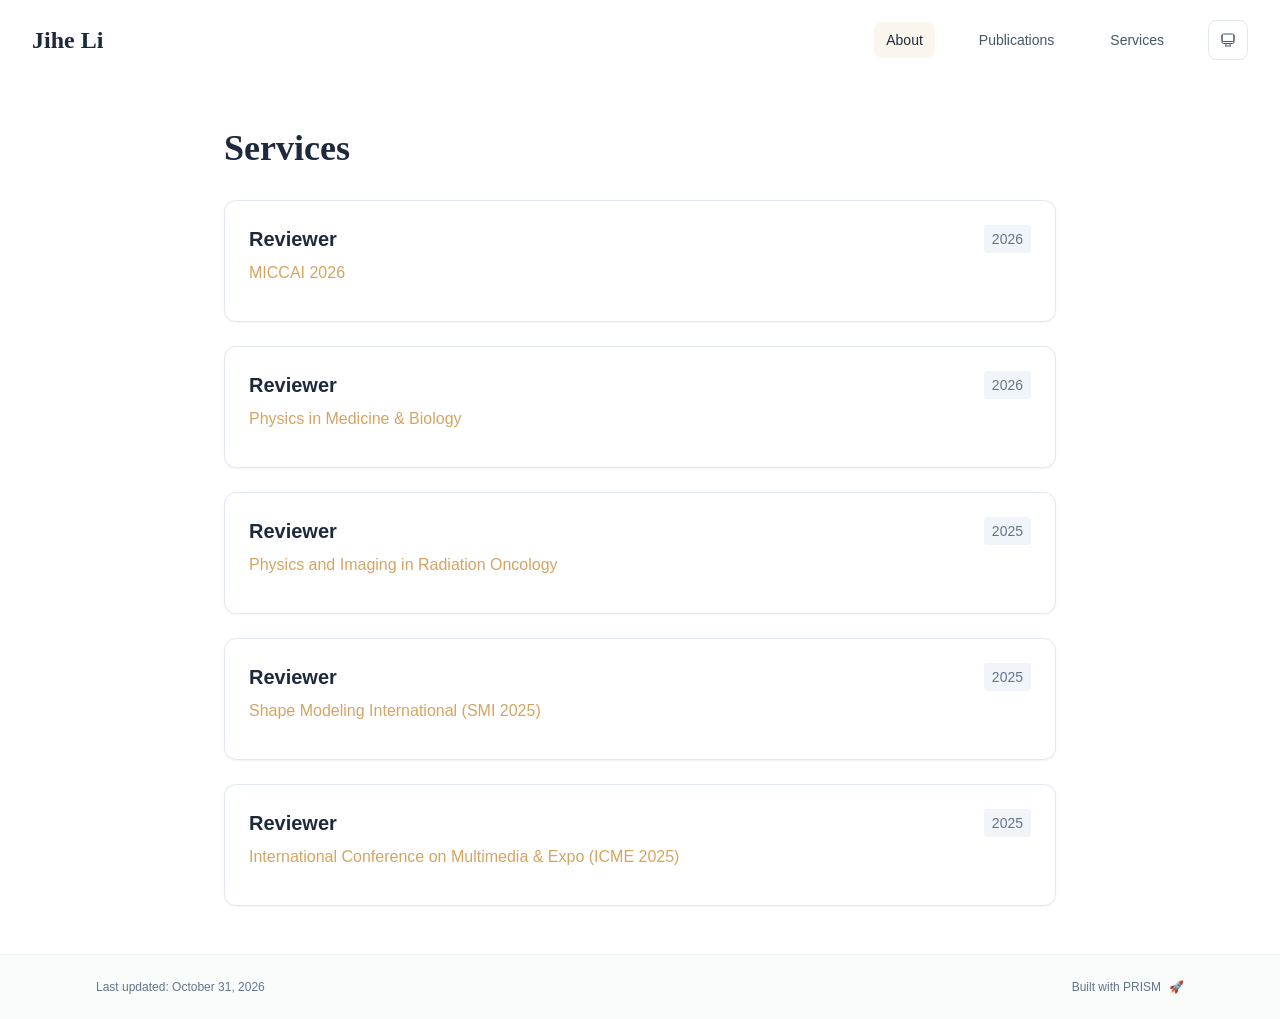
<file: services/index.html>
<!DOCTYPE html><!--Fmr2k9UQJ_qhPEKZ9qMAQ--><html lang="en" class="scroll-smooth"><head><meta charSet="utf-8"/><meta name="viewport" content="width=device-width, initial-scale=1"/><link rel="stylesheet" href="/_next/static/css/78b93bb70179e9b0.css" data-precedence="next"/><link rel="preload" as="script" fetchPriority="low" href="/_next/static/chunks/webpack-4a6fea9592d99ef7.js"/><script src="/_next/static/chunks/4bd1b696-c023c6e3521b1417.js" async=""></script><script src="/_next/static/chunks/255-e057be79bd379a49.js" async=""></script><script src="/_next/static/chunks/main-app-af5f740aae709c48.js" async=""></script><script src="/_next/static/chunks/185-02e5984e85404956.js" async=""></script><script src="/_next/static/chunks/619-9168df9c2a29b74b.js" async=""></script><script src="/_next/static/chunks/599-36b43173d762fc47.js" async=""></script><script src="/_next/static/chunks/app/layout-8d3e2ef6a0ca68a4.js" async=""></script><script src="/_next/static/chunks/140-5ce7a5cc299b9e70.js" async=""></script><script src="/_next/static/chunks/681-68a0f630dd3881d4.js" async=""></script><script src="/_next/static/chunks/app/%5Bslug%5D/page-50a32f729d8af1c7.js" async=""></script><link rel="icon" href="/icon.png" type="image/svg+xml"/><link rel="dns-prefetch" href="https://google-fonts.jialeliu.com"/><link rel="preconnect" href="https://google-fonts.jialeliu.com" crossorigin=""/><link rel="preload" as="style" href="https://google-fonts.jialeliu.com/css2?family=Inter:wght@300;400;500;600;700&amp;family=Crimson+Text:ital,wght@0,400;0,600;1,400&amp;display=swap"/><title>Services | Jihe Li</title><meta name="author" content="Jihe Li"/><meta name="keywords" content="Jihe Li,PhD,Research,University of Bern"/><meta name="creator" content="Jihe Li"/><meta name="publisher" content="Jihe Li"/><meta property="og:title" content="Jihe Li"/><meta property="og:description" content="PhD student at the University of Bern."/><meta property="og:site_name" content="Jihe Li&#x27;s Academic Website"/><meta property="og:locale" content="en_US"/><meta property="og:type" content="website"/><meta name="twitter:card" content="summary"/><meta name="twitter:title" content="Jihe Li"/><meta name="twitter:description" content="PhD student at the University of Bern."/><link rel="icon" href="/icon.png"/><link rel="stylesheet" id="gfonts-css" href="https://google-fonts.jialeliu.com/css2?family=Inter:wght@300;400;500;600;700&amp;family=Crimson+Text:ital,wght@0,400;0,600;1,400&amp;display=swap" media="print"/><script>
              (function(){
                var l = document.getElementById('gfonts-css');
                if (!l) return;
                if (l.media !== 'all') {
                  l.addEventListener('load', function(){ try { l.media = 'all'; } catch(e){} });
                }
              })();
            </script><noscript><link rel="stylesheet" href="https://google-fonts.jialeliu.com/css2?family=Inter:wght@300;400;500;600;700&amp;family=Crimson+Text:ital,wght@0,400;0,600;1,400&amp;display=swap"/></noscript><script>
              try {
                const theme = localStorage.getItem('theme-storage');
                const parsed = theme ? JSON.parse(theme) : null;
                const setting = parsed?.state?.theme || 'system';
                const prefersDark = typeof window !== 'undefined' && window.matchMedia && window.matchMedia('(prefers-color-scheme: dark)').matches;
                const effective = setting === 'dark' ? 'dark' : (setting === 'light' ? 'light' : (prefersDark ? 'dark' : 'light'));
                var root = document.documentElement;
                root.classList.add(effective);
                root.setAttribute('data-theme', effective);
              } catch (e) {
                var root = document.documentElement;
                root.classList.add('light');
                root.setAttribute('data-theme', 'light');
              }
            </script><script src="/_next/static/chunks/polyfills-42372ed130431b0a.js" noModule=""></script></head><body class="font-sans antialiased"><div hidden=""><!--$--><!--/$--></div><div style="visibility:hidden"><nav class="fixed top-0 left-0 right-0 z-50" data-headlessui-state=""><div class="transition-all duration-300 ease-out bg-transparent" style="transform:translateY(-100px)"><div class="max-w-7xl mx-auto px-4 sm:px-6 lg:px-8"><div class="flex justify-between items-center h-16 lg:h-20"><div class="flex-shrink-0" tabindex="0"><a class="text-xl lg:text-2xl font-serif font-semibold text-primary hover:text-accent transition-colors duration-200" href="/">Jihe Li</a></div><div class="hidden lg:block"><div class="ml-10 flex items-center space-x-8"><div class="flex items-baseline space-x-8"><a class="relative px-3 py-2 text-sm font-medium transition-all duration-200 rounded hover:bg-accent/10 hover:shadow-sm text-primary" href="/#about"><span class="relative z-10">About</span><div class="absolute inset-0 bg-accent/10 rounded-lg"></div></a><a class="relative px-3 py-2 text-sm font-medium transition-all duration-200 rounded hover:bg-accent/10 hover:shadow-sm text-neutral-600 hover:text-primary" href="/#publications"><span class="relative z-10">Publications</span></a><a class="relative px-3 py-2 text-sm font-medium transition-all duration-200 rounded hover:bg-accent/10 hover:shadow-sm text-neutral-600 hover:text-primary" href="/#services"><span class="relative z-10">Services</span></a></div><div class="flex items-center justify-center w-10 h-10 rounded-lg border border-neutral-200 dark:border-[rgba(148,163,184,0.24)] bg-background dark:bg-neutral-800"><div class="w-4 h-4 rounded-full bg-neutral-300 animate-pulse"></div></div></div></div><div class="lg:hidden flex items-center space-x-2"><div class="flex items-center justify-center w-10 h-10 rounded-lg border border-neutral-200 dark:border-[rgba(148,163,184,0.24)] bg-background dark:bg-neutral-800"><div class="w-4 h-4 rounded-full bg-neutral-300 animate-pulse"></div></div><button class="inline-flex items-center justify-center p-2 rounded-md text-neutral-600 hover:text-primary hover:bg-neutral-100 dark:hover:bg-neutral-800 focus:outline-none focus:ring-2 focus:ring-inset focus:ring-accent transition-colors duration-200" id="headlessui-disclosure-button-_R_5pdb_" type="button" aria-expanded="false" data-headlessui-state=""><span class="sr-only">Open main menu</span><div><svg xmlns="http://www.w3.org/2000/svg" fill="none" viewBox="0 0 24 24" stroke-width="1.5" stroke="currentColor" aria-hidden="true" data-slot="icon" class="block h-6 w-6"><path stroke-linecap="round" stroke-linejoin="round" d="M3.75 6.75h16.5M3.75 12h16.5m-16.5 5.25h16.5"></path></svg></div></button></div></div></div></div></nav><main class="min-h-screen pt-16 lg:pt-20"><div class="max-w-4xl mx-auto px-4 sm:px-6 lg:px-8 py-12"><div style="opacity:0;transform:translateY(20px)"><div class="mb-8"><h1 class="text-4xl font-serif font-bold text-primary mb-4">Services</h1></div><div class="grid gap-6"><div class="bg-white dark:bg-neutral-900 p-6 rounded-xl shadow-sm border border-neutral-200 dark:border-neutral-800 hover:shadow-lg transition-all duration-200 hover:scale-[1.01]" style="opacity:0;transform:translateY(20px)"><div class="flex justify-between items-start mb-2"><h3 class="text-xl font-semibold text-primary">Reviewer</h3><span class="text-sm text-neutral-500 font-medium bg-neutral-100 dark:bg-neutral-800 px-2 py-1 rounded">2026</span></div><p class="text-base text-accent font-medium mb-3">MICCAI 2026</p></div><div class="bg-white dark:bg-neutral-900 p-6 rounded-xl shadow-sm border border-neutral-200 dark:border-neutral-800 hover:shadow-lg transition-all duration-200 hover:scale-[1.01]" style="opacity:0;transform:translateY(20px)"><div class="flex justify-between items-start mb-2"><h3 class="text-xl font-semibold text-primary">Reviewer</h3><span class="text-sm text-neutral-500 font-medium bg-neutral-100 dark:bg-neutral-800 px-2 py-1 rounded">2026</span></div><p class="text-base text-accent font-medium mb-3">Physics in Medicine &amp; Biology</p></div><div class="bg-white dark:bg-neutral-900 p-6 rounded-xl shadow-sm border border-neutral-200 dark:border-neutral-800 hover:shadow-lg transition-all duration-200 hover:scale-[1.01]" style="opacity:0;transform:translateY(20px)"><div class="flex justify-between items-start mb-2"><h3 class="text-xl font-semibold text-primary">Reviewer</h3><span class="text-sm text-neutral-500 font-medium bg-neutral-100 dark:bg-neutral-800 px-2 py-1 rounded">2025</span></div><p class="text-base text-accent font-medium mb-3">Physics and Imaging in Radiation Oncology</p></div><div class="bg-white dark:bg-neutral-900 p-6 rounded-xl shadow-sm border border-neutral-200 dark:border-neutral-800 hover:shadow-lg transition-all duration-200 hover:scale-[1.01]" style="opacity:0;transform:translateY(20px)"><div class="flex justify-between items-start mb-2"><h3 class="text-xl font-semibold text-primary">Reviewer</h3><span class="text-sm text-neutral-500 font-medium bg-neutral-100 dark:bg-neutral-800 px-2 py-1 rounded">2025</span></div><p class="text-base text-accent font-medium mb-3">Shape Modeling International (SMI 2025)</p></div><div class="bg-white dark:bg-neutral-900 p-6 rounded-xl shadow-sm border border-neutral-200 dark:border-neutral-800 hover:shadow-lg transition-all duration-200 hover:scale-[1.01]" style="opacity:0;transform:translateY(20px)"><div class="flex justify-between items-start mb-2"><h3 class="text-xl font-semibold text-primary">Reviewer</h3><span class="text-sm text-neutral-500 font-medium bg-neutral-100 dark:bg-neutral-800 px-2 py-1 rounded">2025</span></div><p class="text-base text-accent font-medium mb-3">International Conference on Multimedia &amp; Expo (ICME 2025)</p></div></div></div></div><!--$--><!--/$--></main><footer class="border-t border-neutral-200/50 bg-neutral-50/50 dark:bg-neutral-900/50 dark:border-neutral-700/50"><div class="max-w-6xl mx-auto px-4 sm:px-6 lg:px-8 py-6"><div class="flex flex-col sm:flex-row justify-between items-center gap-2"><p class="text-xs text-neutral-500">Last updated: <!-- -->October 31, 2026</p><p class="text-xs text-neutral-500 flex items-center"><a href="https://github.com/xyjoey/PRISM" target="_blank" rel="noopener noreferrer">Built with PRISM</a><span class="ml-2">🚀</span></p></div></div></footer></div><script src="/_next/static/chunks/webpack-4a6fea9592d99ef7.js" id="_R_" async=""></script><script>(self.__next_f=self.__next_f||[]).push([0])</script><script>self.__next_f.push([1,"1:\"$Sreact.fragment\"\n2:I[7558,[\"185\",\"static/chunks/185-02e5984e85404956.js\",\"619\",\"static/chunks/619-9168df9c2a29b74b.js\",\"599\",\"static/chunks/599-36b43173d762fc47.js\",\"177\",\"static/chunks/app/layout-8d3e2ef6a0ca68a4.js\"],\"ThemeProvider\"]\n3:I[9994,[\"185\",\"static/chunks/185-02e5984e85404956.js\",\"619\",\"static/chunks/619-9168df9c2a29b74b.js\",\"599\",\"static/chunks/599-36b43173d762fc47.js\",\"177\",\"static/chunks/app/layout-8d3e2ef6a0ca68a4.js\"],\"default\"]\n4:I[9766,[],\"\"]\n5:I[8924,[],\"\"]\nc:I[7150,[],\"\"]\n:HL[\"/_next/static/css/78b93bb70179e9b0.css\",\"style\"]\n"])</script><script>self.__next_f.push([1,"0:{\"P\":null,\"b\":\"Fmr2k9UQJ-qhPEKZ9qMAQ\",\"p\":\"\",\"c\":[\"\",\"services\",\"\"],\"i\":false,\"f\":[[[\"\",{\"children\":[[\"slug\",\"services\",\"d\"],{\"children\":[\"__PAGE__\",{}]}]},\"$undefined\",\"$undefined\",true],[\"\",[\"$\",\"$1\",\"c\",{\"children\":[[[\"$\",\"link\",\"0\",{\"rel\":\"stylesheet\",\"href\":\"/_next/static/css/78b93bb70179e9b0.css\",\"precedence\":\"next\",\"crossOrigin\":\"$undefined\",\"nonce\":\"$undefined\"}]],[\"$\",\"html\",null,{\"lang\":\"en\",\"className\":\"scroll-smooth\",\"suppressHydrationWarning\":true,\"children\":[[\"$\",\"head\",null,{\"children\":[[\"$\",\"link\",null,{\"rel\":\"icon\",\"href\":\"/icon.png\",\"type\":\"image/svg+xml\"}],[\"$\",\"link\",null,{\"rel\":\"dns-prefetch\",\"href\":\"https://google-fonts.jialeliu.com\"}],[\"$\",\"link\",null,{\"rel\":\"preconnect\",\"href\":\"https://google-fonts.jialeliu.com\",\"crossOrigin\":\"\"}],[\"$\",\"link\",null,{\"rel\":\"preload\",\"as\":\"style\",\"href\":\"https://google-fonts.jialeliu.com/css2?family=Inter:wght@300;400;500;600;700\u0026family=Crimson+Text:ital,wght@0,400;0,600;1,400\u0026display=swap\"}],[\"$\",\"link\",null,{\"rel\":\"stylesheet\",\"id\":\"gfonts-css\",\"href\":\"https://google-fonts.jialeliu.com/css2?family=Inter:wght@300;400;500;600;700\u0026family=Crimson+Text:ital,wght@0,400;0,600;1,400\u0026display=swap\",\"media\":\"print\"}],[\"$\",\"script\",null,{\"dangerouslySetInnerHTML\":{\"__html\":\"\\n              (function(){\\n                var l = document.getElementById('gfonts-css');\\n                if (!l) return;\\n                if (l.media !== 'all') {\\n                  l.addEventListener('load', function(){ try { l.media = 'all'; } catch(e){} });\\n                }\\n              })();\\n            \"}}],[\"$\",\"noscript\",null,{\"children\":[\"$\",\"link\",null,{\"rel\":\"stylesheet\",\"href\":\"https://google-fonts.jialeliu.com/css2?family=Inter:wght@300;400;500;600;700\u0026family=Crimson+Text:ital,wght@0,400;0,600;1,400\u0026display=swap\"}]}],[\"$\",\"script\",null,{\"dangerouslySetInnerHTML\":{\"__html\":\"\\n              try {\\n                const theme = localStorage.getItem('theme-storage');\\n                const parsed = theme ? JSON.parse(theme) : null;\\n                const setting = parsed?.state?.theme || 'system';\\n                const prefersDark = typeof window !== 'undefined' \u0026\u0026 window.matchMedia \u0026\u0026 window.matchMedia('(prefers-color-scheme: dark)').matches;\\n                const effective = setting === 'dark' ? 'dark' : (setting === 'light' ? 'light' : (prefersDark ? 'dark' : 'light'));\\n                var root = document.documentElement;\\n                root.classList.add(effective);\\n                root.setAttribute('data-theme', effective);\\n              } catch (e) {\\n                var root = document.documentElement;\\n                root.classList.add('light');\\n                root.setAttribute('data-theme', 'light');\\n              }\\n            \"}}]]}],[\"$\",\"body\",null,{\"className\":\"font-sans antialiased\",\"children\":[\"$\",\"$L2\",null,{\"children\":[[\"$\",\"$L3\",null,{\"items\":[{\"title\":\"About\",\"type\":\"page\",\"target\":\"about\",\"href\":\"/\"},{\"title\":\"Publications\",\"type\":\"page\",\"target\":\"publications\",\"href\":\"/publications\"},{\"title\":\"Services\",\"type\":\"page\",\"target\":\"services\",\"href\":\"/services\"}],\"siteTitle\":\"Jihe Li\",\"enableOnePageMode\":true}],[\"$\",\"main\",null,{\"className\":\"min-h-screen pt-16 lg:pt-20\",\"children\":[\"$\",\"$L4\",null,{\"parallelRouterKey\":\"children\",\"error\":\"$undefined\",\"errorStyles\":\"$undefined\",\"errorScripts\":\"$undefined\",\"template\":[\"$\",\"$L5\",null,{}],\"templateStyles\":\"$undefined\",\"templateScripts\":\"$undefined\",\"notFound\":[[[\"$\",\"title\",null,{\"children\":\"404: This page could not be found.\"}],[\"$\",\"div\",null,{\"style\":{\"fontFamily\":\"system-ui,\\\"Segoe UI\\\",Roboto,Helvetica,Arial,sans-serif,\\\"Apple Color Emoji\\\",\\\"Segoe UI Emoji\\\"\",\"height\":\"100vh\",\"textAlign\":\"center\",\"display\":\"flex\",\"flexDirection\":\"column\",\"alignItems\":\"center\",\"justifyContent\":\"center\"},\"children\":[\"$\",\"div\",null,{\"children\":[[\"$\",\"style\",null,{\"dangerouslySetInnerHTML\":{\"__html\":\"body{color:#000;background:#fff;margin:0}.next-error-h1{border-right:1px solid rgba(0,0,0,.3)}@media (prefers-color-scheme:dark){body{color:#fff;background:#000}.next-error-h1{border-right:1px solid rgba(255,255,255,.3)}}\"}}],\"$L6\",\"$L7\"]}]}]],[]],\"forbidden\":\"$undefined\",\"unauthorized\":\"$undefined\"}]}],\"$L8\"]}]}]]}]]}],{\"children\":[[\"slug\",\"services\",\"d\"],\"$L9\",{\"children\":[\"__PAGE__\",\"$La\",{},null,false]},null,false]},null,false],\"$Lb\",false]],\"m\":\"$undefined\",\"G\":[\"$c\",[]],\"s\":false,\"S\":true}\n"])</script><script>self.__next_f.push([1,"d:I[7923,[\"185\",\"static/chunks/185-02e5984e85404956.js\",\"619\",\"static/chunks/619-9168df9c2a29b74b.js\",\"599\",\"static/chunks/599-36b43173d762fc47.js\",\"177\",\"static/chunks/app/layout-8d3e2ef6a0ca68a4.js\"],\"default\"]\nf:I[4431,[],\"OutletBoundary\"]\n11:I[5278,[],\"AsyncMetadataOutlet\"]\n13:I[4431,[],\"ViewportBoundary\"]\n15:I[4431,[],\"MetadataBoundary\"]\n16:\"$Sreact.suspense\"\n6:[\"$\",\"h1\",null,{\"className\":\"next-error-h1\",\"style\":{\"display\":\"inline-block\",\"margin\":\"0 20px 0 0\",\"padding\":\"0 23px 0 0\",\"fontSize\":24,\"fontWeight\":500,\"verticalAlign\":\"top\",\"lineHeight\":\"49px\"},\"children\":404}]\n7:[\"$\",\"div\",null,{\"style\":{\"display\":\"inline-block\"},\"children\":[\"$\",\"h2\",null,{\"style\":{\"fontSize\":14,\"fontWeight\":400,\"lineHeight\":\"49px\",\"margin\":0},\"children\":\"This page could not be found.\"}]}]\n8:[\"$\",\"$Ld\",null,{\"lastUpdated\":\"October 31, 2026\"}]\n9:[\"$\",\"$1\",\"c\",{\"children\":[null,[\"$\",\"$L4\",null,{\"parallelRouterKey\":\"children\",\"error\":\"$undefined\",\"errorStyles\":\"$undefined\",\"errorScripts\":\"$undefined\",\"template\":[\"$\",\"$L5\",null,{}],\"templateStyles\":\"$undefined\",\"templateScripts\":\"$undefined\",\"notFound\":\"$undefined\",\"forbidden\":\"$undefined\",\"unauthorized\":\"$undefined\"}]]}]\na:[\"$\",\"$1\",\"c\",{\"children\":[\"$Le\",null,[\"$\",\"$Lf\",null,{\"children\":[\"$L10\",[\"$\",\"$L11\",null,{\"promise\":\"$@12\"}]]}]]}]\nb:[\"$\",\"$1\",\"h\",{\"children\":[null,[[\"$\",\"$L13\",null,{\"children\":\"$L14\"}],null],[\"$\",\"$L15\",null,{\"children\":[\"$\",\"div\",null,{\"hidden\":true,\"children\":[\"$\",\"$16\",null,{\"fallback\":null,\"children\":\"$L17\"}]}]}]]}]\n"])</script><script>self.__next_f.push([1,"18:I[4121,[\"185\",\"static/chunks/185-02e5984e85404956.js\",\"140\",\"static/chunks/140-5ce7a5cc299b9e70.js\",\"681\",\"static/chunks/681-68a0f630dd3881d4.js\",\"182\",\"static/chunks/app/%5Bslug%5D/page-50a32f729d8af1c7.js\"],\"default\"]\ne:[\"$\",\"div\",null,{\"className\":\"max-w-4xl mx-auto px-4 sm:px-6 lg:px-8 py-12\",\"children\":[false,false,[\"$\",\"$L18\",null,{\"config\":{\"type\":\"card\",\"title\":\"Services\",\"items\":[{\"title\":\"Reviewer\",\"subtitle\":\"MICCAI 2026\",\"date\":\"2026\"},{\"title\":\"Reviewer\",\"subtitle\":\"Physics in Medicine \u0026 Biology\",\"date\":\"2026\"},{\"title\":\"Reviewer\",\"subtitle\":\"Physics and Imaging in Radiation Oncology\",\"date\":\"2025\"},{\"title\":\"Reviewer\",\"subtitle\":\"Shape Modeling International (SMI 2025)\",\"date\":\"2025\"},{\"title\":\"Reviewer\",\"subtitle\":\"International Conference on Multimedia \u0026 Expo (ICME 2025)\",\"date\":\"2025\"}]}}]]}]\n"])</script><script>self.__next_f.push([1,"14:[[\"$\",\"meta\",\"0\",{\"charSet\":\"utf-8\"}],[\"$\",\"meta\",\"1\",{\"name\":\"viewport\",\"content\":\"width=device-width, initial-scale=1\"}]]\n10:null\n"])</script><script>self.__next_f.push([1,"19:I[622,[],\"IconMark\"]\n"])</script><script>self.__next_f.push([1,"12:{\"metadata\":[[\"$\",\"title\",\"0\",{\"children\":\"Services | Jihe Li\"}],[\"$\",\"meta\",\"1\",{\"name\":\"author\",\"content\":\"Jihe Li\"}],[\"$\",\"meta\",\"2\",{\"name\":\"keywords\",\"content\":\"Jihe Li,PhD,Research,University of Bern\"}],[\"$\",\"meta\",\"3\",{\"name\":\"creator\",\"content\":\"Jihe Li\"}],[\"$\",\"meta\",\"4\",{\"name\":\"publisher\",\"content\":\"Jihe Li\"}],[\"$\",\"meta\",\"5\",{\"property\":\"og:title\",\"content\":\"Jihe Li\"}],[\"$\",\"meta\",\"6\",{\"property\":\"og:description\",\"content\":\"PhD student at the University of Bern.\"}],[\"$\",\"meta\",\"7\",{\"property\":\"og:site_name\",\"content\":\"Jihe Li's Academic Website\"}],[\"$\",\"meta\",\"8\",{\"property\":\"og:locale\",\"content\":\"en_US\"}],[\"$\",\"meta\",\"9\",{\"property\":\"og:type\",\"content\":\"website\"}],[\"$\",\"meta\",\"10\",{\"name\":\"twitter:card\",\"content\":\"summary\"}],[\"$\",\"meta\",\"11\",{\"name\":\"twitter:title\",\"content\":\"Jihe Li\"}],[\"$\",\"meta\",\"12\",{\"name\":\"twitter:description\",\"content\":\"PhD student at the University of Bern.\"}],[\"$\",\"link\",\"13\",{\"rel\":\"icon\",\"href\":\"/icon.png\"}],[\"$\",\"$L19\",\"14\",{}]],\"error\":null,\"digest\":\"$undefined\"}\n"])</script><script>self.__next_f.push([1,"17:\"$12:metadata\"\n"])</script></body></html>
</file>
<file: _next/static/css/78b93bb70179e9b0.css>
/*! tailwindcss v4.1.10 | MIT License | https://tailwindcss.com */@layer properties{@supports (((-webkit-hyphens:none)) and (not (margin-trim:inline))) or ((-moz-orient:inline) and (not (color:rgb(from red r g b)))){*,::backdrop,:after,:before{--tw-translate-x:0;--tw-translate-y:0;--tw-translate-z:0;--tw-rotate-x:initial;--tw-rotate-y:initial;--tw-rotate-z:initial;--tw-skew-x:initial;--tw-skew-y:initial;--tw-space-y-reverse:0;--tw-space-x-reverse:0;--tw-border-style:solid;--tw-leading:initial;--tw-font-weight:initial;--tw-shadow:0 0 #0000;--tw-shadow-color:initial;--tw-shadow-alpha:100%;--tw-inset-shadow:0 0 #0000;--tw-inset-shadow-color:initial;--tw-inset-shadow-alpha:100%;--tw-ring-color:initial;--tw-ring-shadow:0 0 #0000;--tw-inset-ring-color:initial;--tw-inset-ring-shadow:0 0 #0000;--tw-ring-inset:initial;--tw-ring-offset-width:0px;--tw-ring-offset-color:#fff;--tw-ring-offset-shadow:0 0 #0000;--tw-blur:initial;--tw-brightness:initial;--tw-contrast:initial;--tw-grayscale:initial;--tw-hue-rotate:initial;--tw-invert:initial;--tw-opacity:initial;--tw-saturate:initial;--tw-sepia:initial;--tw-drop-shadow:initial;--tw-drop-shadow-color:initial;--tw-drop-shadow-alpha:100%;--tw-drop-shadow-size:initial;--tw-backdrop-blur:initial;--tw-backdrop-brightness:initial;--tw-backdrop-contrast:initial;--tw-backdrop-grayscale:initial;--tw-backdrop-hue-rotate:initial;--tw-backdrop-invert:initial;--tw-backdrop-opacity:initial;--tw-backdrop-saturate:initial;--tw-backdrop-sepia:initial;--tw-duration:initial;--tw-ease:initial;--tw-scale-x:1;--tw-scale-y:1;--tw-scale-z:1}}}@layer theme{:host,:root{--font-sans:"Inter",-apple-system,BlinkMacSystemFont,"Segoe UI",Roboto,sans-serif;--color-red-50:oklch(97.1% .013 17.38);--color-red-400:oklch(70.4% .191 22.216);--color-red-600:oklch(57.7% .245 27.325);--color-red-900:oklch(39.6% .141 25.723);--color-white:#fff;--spacing:.25rem;--container-2xl:42rem;--container-3xl:48rem;--container-4xl:56rem;--container-6xl:72rem;--container-7xl:80rem;--text-xs:.75rem;--text-xs--line-height:calc(1/.75);--text-sm:.875rem;--text-sm--line-height:calc(1.25/.875);--text-base:1rem;--text-base--line-height:calc(1.5/1);--text-lg:1.125rem;--text-lg--line-height:calc(1.75/1.125);--text-xl:1.25rem;--text-xl--line-height:calc(1.75/1.25);--text-2xl:1.5rem;--text-2xl--line-height:calc(2/1.5);--text-3xl:1.875rem;--text-3xl--line-height:calc(2.25/1.875);--text-4xl:2.25rem;--text-4xl--line-height:calc(2.5/2.25);--font-weight-medium:500;--font-weight-semibold:600;--font-weight-bold:700;--leading-tight:1.25;--leading-relaxed:1.625;--radius-md:.375rem;--radius-lg:.5rem;--radius-xl:.75rem;--radius-2xl:1rem;--ease-out:cubic-bezier(0,0,.2,1);--animate-pulse:pulse 2s cubic-bezier(.4,0,.6,1)infinite;--blur-xl:24px;--aspect-video:16/9;--default-transition-duration:.15s;--default-transition-timing-function:cubic-bezier(.4,0,.2,1);--default-font-family:"Inter",-apple-system,BlinkMacSystemFont,"Segoe UI",Roboto,sans-serif;--default-mono-font-family:"SF Mono",Monaco,"Cascadia Code","Roboto Mono",Consolas,"Courier New",monospace;--line-height-normal:1.5;--shadow-glass:0 8px 32px 0 #1f26875e}}@layer base{*,::backdrop,:after,:before{box-sizing:border-box;border:0 solid;margin:0;padding:0}::file-selector-button{box-sizing:border-box;border:0 solid;margin:0;padding:0}:host,html{-webkit-text-size-adjust:100%;tab-size:4;line-height:1.5;font-family:var(--default-font-family,ui-sans-serif,system-ui,sans-serif,"Apple Color Emoji","Segoe UI Emoji","Segoe UI Symbol","Noto Color Emoji");font-feature-settings:var(--default-font-feature-settings,normal);font-variation-settings:var(--default-font-variation-settings,normal);-webkit-tap-highlight-color:transparent}hr{height:0;color:inherit;border-top-width:1px}abbr:where([title]){-webkit-text-decoration:underline dotted;text-decoration:underline dotted}h1,h2,h3,h4,h5,h6{font-size:inherit;font-weight:inherit}a{color:inherit;-webkit-text-decoration:inherit;text-decoration:inherit}b,strong{font-weight:bolder}code,kbd,pre,samp{font-family:var(--default-mono-font-family,ui-monospace,SFMono-Regular,Menlo,Monaco,Consolas,"Liberation Mono","Courier New",monospace);font-feature-settings:var(--default-mono-font-feature-settings,normal);font-variation-settings:var(--default-mono-font-variation-settings,normal);font-size:1em}small{font-size:80%}sub,sup{vertical-align:baseline;font-size:75%;line-height:0;position:relative}sub{bottom:-.25em}sup{top:-.5em}table{text-indent:0;border-color:inherit;border-collapse:collapse}:-moz-focusring{outline:auto}progress{vertical-align:baseline}summary{display:list-item}menu,ol,ul{list-style:none}audio,canvas,embed,iframe,img,object,svg,video{vertical-align:middle;display:block}img,video{max-width:100%;height:auto}button,input,optgroup,select,textarea{font:inherit;font-feature-settings:inherit;font-variation-settings:inherit;letter-spacing:inherit;color:inherit;opacity:1;background-color:#0000;border-radius:0}::file-selector-button{font:inherit;font-feature-settings:inherit;font-variation-settings:inherit;letter-spacing:inherit;color:inherit;opacity:1;background-color:#0000;border-radius:0}:where(select:is([multiple],[size])) optgroup{font-weight:bolder}:where(select:is([multiple],[size])) optgroup option{padding-inline-start:20px}::file-selector-button{margin-inline-end:4px}::placeholder{opacity:1}@supports (not ((-webkit-appearance:-apple-pay-button))) or (contain-intrinsic-size:1px){::placeholder{color:currentColor}@supports (color:color-mix(in lab,red,red)){::placeholder{color:color-mix(in oklab,currentcolor 50%,transparent)}}}textarea{resize:vertical}::-webkit-search-decoration{-webkit-appearance:none}::-webkit-date-and-time-value{min-height:1lh;text-align:inherit}::-webkit-datetime-edit{display:inline-flex}::-webkit-datetime-edit-fields-wrapper{padding:0}::-webkit-datetime-edit,::-webkit-datetime-edit-year-field{padding-block:0}::-webkit-datetime-edit-day-field,::-webkit-datetime-edit-month-field{padding-block:0}::-webkit-datetime-edit-hour-field,::-webkit-datetime-edit-minute-field{padding-block:0}::-webkit-datetime-edit-millisecond-field,::-webkit-datetime-edit-second-field{padding-block:0}::-webkit-datetime-edit-meridiem-field{padding-block:0}:-moz-ui-invalid{box-shadow:none}button,input:where([type=button],[type=reset],[type=submit]){appearance:button}::file-selector-button{appearance:button}::-webkit-inner-spin-button,::-webkit-outer-spin-button{height:auto}[hidden]:where(:not([hidden=until-found])){display:none!important}}@layer components;@layer utilities{.sr-only{clip:rect(0,0,0,0);white-space:nowrap;border-width:0;width:1px;height:1px;margin:-1px;padding:0;overflow:hidden}.absolute,.sr-only{position:absolute}.fixed{position:fixed}.relative{position:relative}.static{position:static}.sticky{position:sticky}.inset-0{inset:calc(var(--spacing)*0)}.top-0{top:calc(var(--spacing)*0)}.top-1\/2{top:50%}.top-2{top:calc(var(--spacing)*2)}.top-8{top:calc(var(--spacing)*8)}.top-full{top:100%}.right-0{right:calc(var(--spacing)*0)}.right-2{right:calc(var(--spacing)*2)}.left-0{left:calc(var(--spacing)*0)}.left-1\/2{left:50%}.left-3{left:calc(var(--spacing)*3)}.z-10{z-index:10}.z-20{z-index:20}.z-40{z-index:40}.z-50{z-index:50}.mx-auto{margin-inline:auto}.my-4{margin-block:calc(var(--spacing)*4)}.mt-1{margin-top:calc(var(--spacing)*1)}.mt-2{margin-top:calc(var(--spacing)*2)}.mt-4{margin-top:calc(var(--spacing)*4)}.mt-6{margin-top:calc(var(--spacing)*6)}.mt-8{margin-top:calc(var(--spacing)*8)}.mt-auto{margin-top:auto}.mr-1{margin-right:calc(var(--spacing)*1)}.mr-1\.5{margin-right:calc(var(--spacing)*1.5)}.mr-2{margin-right:calc(var(--spacing)*2)}.mb-1{margin-bottom:calc(var(--spacing)*1)}.mb-2{margin-bottom:calc(var(--spacing)*2)}.mb-3{margin-bottom:calc(var(--spacing)*3)}.mb-4{margin-bottom:calc(var(--spacing)*4)}.mb-6{margin-bottom:calc(var(--spacing)*6)}.mb-8{margin-bottom:calc(var(--spacing)*8)}.ml-0{margin-left:calc(var(--spacing)*0)}.ml-2{margin-left:calc(var(--spacing)*2)}.ml-4{margin-left:calc(var(--spacing)*4)}.ml-10{margin-left:calc(var(--spacing)*10)}.line-clamp-2{-webkit-line-clamp:2}.line-clamp-2,.line-clamp-3{-webkit-box-orient:vertical;display:-webkit-box;overflow:hidden}.line-clamp-3{-webkit-line-clamp:3}.block{display:block}.flex{display:flex}.grid{display:grid}.hidden{display:none}.inline-flex{display:inline-flex}.aspect-video{aspect-ratio:var(--aspect-video)}.h-0{height:calc(var(--spacing)*0)}.h-2\.5{height:calc(var(--spacing)*2.5)}.h-3{height:calc(var(--spacing)*3)}.h-4{height:calc(var(--spacing)*4)}.h-5{height:calc(var(--spacing)*5)}.h-6{height:calc(var(--spacing)*6)}.h-10{height:calc(var(--spacing)*10)}.h-16{height:calc(var(--spacing)*16)}.h-64{height:calc(var(--spacing)*64)}.h-full{height:100%}.min-h-screen{min-height:100vh}.w-0{width:calc(var(--spacing)*0)}.w-2\.5{width:calc(var(--spacing)*2.5)}.w-3{width:calc(var(--spacing)*3)}.w-4{width:calc(var(--spacing)*4)}.w-5{width:calc(var(--spacing)*5)}.w-6{width:calc(var(--spacing)*6)}.w-10{width:calc(var(--spacing)*10)}.w-16{width:calc(var(--spacing)*16)}.w-32{width:calc(var(--spacing)*32)}.w-64{width:calc(var(--spacing)*64)}.w-full{width:100%}.max-w-2xl{max-width:var(--container-2xl)}.max-w-3xl{max-width:var(--container-3xl)}.max-w-4xl{max-width:var(--container-4xl)}.max-w-6xl{max-width:var(--container-6xl)}.max-w-7xl{max-width:var(--container-7xl)}.max-w-\[calc\(100vw-2rem\)\]{max-width:calc(100vw - 2rem)}.flex-shrink-0{flex-shrink:0}.flex-grow{flex-grow:1}.-translate-x-1\/2{--tw-translate-x:calc(calc(1/2*100%)*-1)}.-translate-x-1\/2,.-translate-y-1\/2{translate:var(--tw-translate-x)var(--tw-translate-y)}.-translate-y-1\/2{--tw-translate-y:calc(calc(1/2*100%)*-1)}.-translate-y-full{--tw-translate-y:-100%;translate:var(--tw-translate-x)var(--tw-translate-y)}.transform{transform:var(--tw-rotate-x,)var(--tw-rotate-y,)var(--tw-rotate-z,)var(--tw-skew-x,)var(--tw-skew-y,)}.animate-pulse{animation:var(--animate-pulse)}.cursor-pointer{cursor:pointer}.scroll-mt-24{scroll-margin-top:calc(var(--spacing)*24)}.list-inside{list-style-position:inside}.list-decimal{list-style-type:decimal}.list-disc{list-style-type:disc}.grid-cols-1{grid-template-columns:repeat(1,minmax(0,1fr))}.flex-col{flex-direction:column}.flex-wrap{flex-wrap:wrap}.items-baseline{align-items:baseline}.items-center{align-items:center}.items-start{align-items:flex-start}.justify-between{justify-content:space-between}.justify-center{justify-content:center}.gap-2{gap:calc(var(--spacing)*2)}.gap-3{gap:calc(var(--spacing)*3)}.gap-4{gap:calc(var(--spacing)*4)}.gap-6{gap:calc(var(--spacing)*6)}.gap-12{gap:calc(var(--spacing)*12)}:where(.space-y-1>:not(:last-child)){--tw-space-y-reverse:0;margin-block-start:calc(calc(var(--spacing)*1)*var(--tw-space-y-reverse));margin-block-end:calc(calc(var(--spacing)*1)*calc(1 - var(--tw-space-y-reverse)))}:where(.space-y-2>:not(:last-child)){--tw-space-y-reverse:0;margin-block-start:calc(calc(var(--spacing)*2)*var(--tw-space-y-reverse));margin-block-end:calc(calc(var(--spacing)*2)*calc(1 - var(--tw-space-y-reverse)))}:where(.space-y-3>:not(:last-child)){--tw-space-y-reverse:0;margin-block-start:calc(calc(var(--spacing)*3)*var(--tw-space-y-reverse));margin-block-end:calc(calc(var(--spacing)*3)*calc(1 - var(--tw-space-y-reverse)))}:where(.space-y-4>:not(:last-child)){--tw-space-y-reverse:0;margin-block-start:calc(calc(var(--spacing)*4)*var(--tw-space-y-reverse));margin-block-end:calc(calc(var(--spacing)*4)*calc(1 - var(--tw-space-y-reverse)))}:where(.space-y-6>:not(:last-child)){--tw-space-y-reverse:0;margin-block-start:calc(calc(var(--spacing)*6)*var(--tw-space-y-reverse));margin-block-end:calc(calc(var(--spacing)*6)*calc(1 - var(--tw-space-y-reverse)))}:where(.space-y-8>:not(:last-child)){--tw-space-y-reverse:0;margin-block-start:calc(calc(var(--spacing)*8)*var(--tw-space-y-reverse));margin-block-end:calc(calc(var(--spacing)*8)*calc(1 - var(--tw-space-y-reverse)))}:where(.space-x-0\.5>:not(:last-child)){--tw-space-x-reverse:0;margin-inline-start:calc(calc(var(--spacing)*.5)*var(--tw-space-x-reverse));margin-inline-end:calc(calc(var(--spacing)*.5)*calc(1 - var(--tw-space-x-reverse)))}:where(.space-x-2>:not(:last-child)){--tw-space-x-reverse:0;margin-inline-start:calc(calc(var(--spacing)*2)*var(--tw-space-x-reverse));margin-inline-end:calc(calc(var(--spacing)*2)*calc(1 - var(--tw-space-x-reverse)))}:where(.space-x-3>:not(:last-child)){--tw-space-x-reverse:0;margin-inline-start:calc(calc(var(--spacing)*3)*var(--tw-space-x-reverse));margin-inline-end:calc(calc(var(--spacing)*3)*calc(1 - var(--tw-space-x-reverse)))}:where(.space-x-8>:not(:last-child)){--tw-space-x-reverse:0;margin-inline-start:calc(calc(var(--spacing)*8)*var(--tw-space-x-reverse));margin-inline-end:calc(calc(var(--spacing)*8)*calc(1 - var(--tw-space-x-reverse)))}.overflow-hidden{overflow:hidden}.overflow-x-auto{overflow-x:auto}.scroll-smooth{scroll-behavior:smooth}.rounded{border-radius:.25rem}.rounded-2xl{border-radius:var(--radius-2xl)}.rounded-full{border-radius:3.40282e+38px}.rounded-lg{border-radius:var(--radius-lg)}.rounded-md{border-radius:var(--radius-md)}.rounded-xl{border-radius:var(--radius-xl)}.border{border-style:var(--tw-border-style);border-width:1px}.border-t{border-top-style:var(--tw-border-style);border-top-width:1px}.border-t-4{border-top-style:var(--tw-border-style);border-top-width:4px}.border-r-4{border-right-style:var(--tw-border-style);border-right-width:4px}.border-b{border-bottom-style:var(--tw-border-style);border-bottom-width:1px}.border-l-4{border-left-style:var(--tw-border-style);border-left-width:4px}.border-accent,.border-accent\/50{border-color:var(--accent)}@supports (color:color-mix(in lab,red,red)){.border-accent\/50{border-color:color-mix(in oklab,var(--accent)50%,transparent)}}.border-neutral-100{border-color:var(--neutral-100)}.border-neutral-200,.border-neutral-200\/50{border-color:var(--neutral-200)}@supports (color:color-mix(in lab,red,red)){.border-neutral-200\/50{border-color:color-mix(in oklab,var(--neutral-200)50%,transparent)}}.border-transparent{border-color:#0000}.border-t-accent{border-top-color:var(--accent)}.border-t-neutral-800{border-top-color:var(--neutral-800)}.bg-accent,.bg-accent\/10{background-color:var(--accent)}@supports (color:color-mix(in lab,red,red)){.bg-accent\/10{background-color:color-mix(in oklab,var(--accent)10%,transparent)}}.bg-background,.bg-background\/80{background-color:var(--background)}@supports (color:color-mix(in lab,red,red)){.bg-background\/80{background-color:color-mix(in oklab,var(--background)80%,transparent)}}.bg-background\/95{background-color:var(--background)}@supports (color:color-mix(in lab,red,red)){.bg-background\/95{background-color:color-mix(in oklab,var(--background)95%,transparent)}}.bg-neutral-50,.bg-neutral-50\/50{background-color:var(--neutral-50)}@supports (color:color-mix(in lab,red,red)){.bg-neutral-50\/50{background-color:color-mix(in oklab,var(--neutral-50)50%,transparent)}}.bg-neutral-100{background-color:var(--neutral-100)}.bg-neutral-300{background-color:var(--neutral-300)}.bg-neutral-800{background-color:var(--neutral-800)}.bg-red-50{background-color:var(--color-red-50)}.bg-transparent{background-color:#0000}.bg-white{background-color:var(--color-white)}.object-cover{object-fit:cover}.object-\[32\%_center\]{object-position:32% center}.p-1\.5{padding:calc(var(--spacing)*1.5)}.p-2{padding:calc(var(--spacing)*2)}.p-4{padding:calc(var(--spacing)*4)}.p-6{padding:calc(var(--spacing)*6)}.px-2{padding-inline:calc(var(--spacing)*2)}.px-3{padding-inline:calc(var(--spacing)*3)}.px-4{padding-inline:calc(var(--spacing)*4)}.py-1{padding-block:calc(var(--spacing)*1)}.py-2{padding-block:calc(var(--spacing)*2)}.py-3{padding-block:calc(var(--spacing)*3)}.py-6{padding-block:calc(var(--spacing)*6)}.py-8{padding-block:calc(var(--spacing)*8)}.py-12{padding-block:calc(var(--spacing)*12)}.pt-2{padding-top:calc(var(--spacing)*2)}.pt-16{padding-top:calc(var(--spacing)*16)}.pr-4{padding-right:calc(var(--spacing)*4)}.pb-2{padding-bottom:calc(var(--spacing)*2)}.pb-3{padding-bottom:calc(var(--spacing)*3)}.pl-4{padding-left:calc(var(--spacing)*4)}.pl-10{padding-left:calc(var(--spacing)*10)}.text-center{text-align:center}.font-mono{font-family:SF Mono,Monaco,Cascadia Code,Roboto Mono,Consolas,Courier New,monospace}.font-sans{font-family:Inter,-apple-system,BlinkMacSystemFont,Segoe UI,Roboto,sans-serif}.font-serif{font-family:Crimson Text,Georgia,serif}.text-2xl{font-size:var(--text-2xl);line-height:var(--tw-leading,var(--text-2xl--line-height))}.text-3xl{font-size:var(--text-3xl);line-height:var(--tw-leading,var(--text-3xl--line-height))}.text-4xl{font-size:var(--text-4xl);line-height:var(--tw-leading,var(--text-4xl--line-height))}.text-base{font-size:var(--text-base);line-height:var(--tw-leading,var(--text-base--line-height))}.text-lg{font-size:var(--text-lg);line-height:var(--tw-leading,var(--text-lg--line-height))}.text-sm{font-size:var(--text-sm);line-height:var(--tw-leading,var(--text-sm--line-height))}.text-xl{font-size:var(--text-xl);line-height:var(--tw-leading,var(--text-xl--line-height))}.text-xs{font-size:var(--text-xs);line-height:var(--tw-leading,var(--text-xs--line-height))}.leading-relaxed{--tw-leading:var(--leading-relaxed);line-height:var(--leading-relaxed)}.leading-tight{--tw-leading:var(--leading-tight);line-height:var(--leading-tight)}.font-bold{--tw-font-weight:var(--font-weight-bold);font-weight:var(--font-weight-bold)}.font-medium{--tw-font-weight:var(--font-weight-medium);font-weight:var(--font-weight-medium)}.font-semibold{--tw-font-weight:var(--font-weight-semibold);font-weight:var(--font-weight-semibold)}.break-words{overflow-wrap:break-word}.whitespace-nowrap{white-space:nowrap}.whitespace-pre-wrap{white-space:pre-wrap}.text-accent{color:var(--accent)}.text-neutral-400{color:var(--neutral-400)}.text-neutral-500{color:var(--neutral-500)}.text-neutral-600{color:var(--neutral-600)}.text-neutral-700{color:var(--neutral-700)}.text-neutral-800{color:var(--neutral-800)}.text-primary{color:var(--primary)}.text-red-600{color:var(--color-red-600)}.text-white{color:var(--color-white)}.capitalize{text-transform:capitalize}.italic{font-style:italic}.underline{text-decoration-line:underline}.decoration-accent{-webkit-text-decoration-color:var(--accent);text-decoration-color:var(--accent)}.decoration-neutral-400{-webkit-text-decoration-color:var(--neutral-400);text-decoration-color:var(--neutral-400)}.underline-offset-4{text-underline-offset:4px}.antialiased{-webkit-font-smoothing:antialiased;-moz-osx-font-smoothing:grayscale}.opacity-60{opacity:.6}.shadow-lg{--tw-shadow:0 10px 15px -3px var(--tw-shadow-color,#0000001a),0 4px 6px -2px var(--tw-shadow-color,#0000000d)}.shadow-lg,.shadow-sm{box-shadow:var(--tw-inset-shadow),var(--tw-inset-ring-shadow),var(--tw-ring-offset-shadow),var(--tw-ring-shadow),var(--tw-shadow)}.shadow-sm{--tw-shadow:0 1px 2px 0 var(--tw-shadow-color,#0000000d)}.filter{filter:var(--tw-blur,)var(--tw-brightness,)var(--tw-contrast,)var(--tw-grayscale,)var(--tw-hue-rotate,)var(--tw-invert,)var(--tw-saturate,)var(--tw-sepia,)var(--tw-drop-shadow,)}.backdrop-blur-xl{--tw-backdrop-blur:blur(var(--blur-xl));-webkit-backdrop-filter:var(--tw-backdrop-blur,)var(--tw-backdrop-brightness,)var(--tw-backdrop-contrast,)var(--tw-backdrop-grayscale,)var(--tw-backdrop-hue-rotate,)var(--tw-backdrop-invert,)var(--tw-backdrop-opacity,)var(--tw-backdrop-saturate,)var(--tw-backdrop-sepia,);backdrop-filter:var(--tw-backdrop-blur,)var(--tw-backdrop-brightness,)var(--tw-backdrop-contrast,)var(--tw-backdrop-grayscale,)var(--tw-backdrop-hue-rotate,)var(--tw-backdrop-invert,)var(--tw-backdrop-opacity,)var(--tw-backdrop-saturate,)var(--tw-backdrop-sepia,)}.transition{transition-property:color,background-color,border-color,outline-color,text-decoration-color,fill,stroke,--tw-gradient-from,--tw-gradient-via,--tw-gradient-to,opacity,box-shadow,transform,translate,scale,rotate,filter,-webkit-backdrop-filter,backdrop-filter,display,visibility,content-visibility,overlay,pointer-events;transition-timing-function:var(--tw-ease,var(--default-transition-timing-function));transition-duration:var(--tw-duration,var(--default-transition-duration))}.transition-all{transition-property:all;transition-timing-function:var(--tw-ease,var(--default-transition-timing-function));transition-duration:var(--tw-duration,var(--default-transition-duration))}.transition-colors{transition-property:color,background-color,border-color,outline-color,text-decoration-color,fill,stroke,--tw-gradient-from,--tw-gradient-via,--tw-gradient-to;transition-timing-function:var(--tw-ease,var(--default-transition-timing-function));transition-duration:var(--tw-duration,var(--default-transition-duration))}.duration-200{--tw-duration:.2s;transition-duration:.2s}.duration-300{--tw-duration:.3s;transition-duration:.3s}.ease-out{--tw-ease:var(--ease-out);transition-timing-function:var(--ease-out)}.last\:mb-0:last-child{margin-bottom:calc(var(--spacing)*0)}@media (hover:hover){.hover\:scale-105:hover{--tw-scale-x:105%;--tw-scale-y:105%;--tw-scale-z:105%;scale:var(--tw-scale-x)var(--tw-scale-y)}.hover\:scale-\[1\.01\]:hover{scale:1.01}.hover\:scale-\[1\.02\]:hover{scale:1.02}.hover\:border-accent:hover{border-color:var(--accent)}.hover\:bg-accent:hover{background-color:var(--accent)}.hover\:bg-accent-dark:hover{background-color:var(--accent-dark)}.hover\:bg-accent\/10:hover{background-color:var(--accent)}@supports (color:color-mix(in lab,red,red)){.hover\:bg-accent\/10:hover{background-color:color-mix(in oklab,var(--accent)10%,transparent)}}.hover\:bg-neutral-50:hover{background-color:var(--neutral-50)}.hover\:bg-neutral-100:hover{background-color:var(--neutral-100)}.hover\:bg-red-50:hover{background-color:var(--color-red-50)}.hover\:text-accent:hover{color:var(--accent)}.hover\:text-accent-dark:hover{color:var(--accent-dark)}.hover\:text-primary:hover{color:var(--primary)}.hover\:text-red-600:hover{color:var(--color-red-600)}.hover\:text-white:hover{color:var(--color-white)}.hover\:underline:hover{text-decoration-line:underline}.hover\:shadow-lg:hover{--tw-shadow:0 10px 15px -3px var(--tw-shadow-color,#0000001a),0 4px 6px -2px var(--tw-shadow-color,#0000000d)}.hover\:shadow-lg:hover,.hover\:shadow-md:hover{box-shadow:var(--tw-inset-shadow),var(--tw-inset-ring-shadow),var(--tw-ring-offset-shadow),var(--tw-ring-shadow),var(--tw-shadow)}.hover\:shadow-md:hover{--tw-shadow:0 4px 6px -1px var(--tw-shadow-color,#0000001a),0 2px 4px -1px var(--tw-shadow-color,#0000000f)}.hover\:shadow-sm:hover{--tw-shadow:0 1px 2px 0 var(--tw-shadow-color,#0000000d)}.hover\:shadow-sm:hover,.hover\:shadow-xl:hover{box-shadow:var(--tw-inset-shadow),var(--tw-inset-ring-shadow),var(--tw-ring-offset-shadow),var(--tw-ring-shadow),var(--tw-shadow)}.hover\:shadow-xl:hover{--tw-shadow:0 20px 25px -5px var(--tw-shadow-color,#0000001a),0 10px 10px -5px var(--tw-shadow-color,#0000000a)}}.focus\:border-transparent:focus{border-color:#0000}.focus\:ring-2:focus{--tw-ring-shadow:var(--tw-ring-inset,)0 0 0 calc(2px + var(--tw-ring-offset-width))var(--tw-ring-color,currentcolor);box-shadow:var(--tw-inset-shadow),var(--tw-inset-ring-shadow),var(--tw-ring-offset-shadow),var(--tw-ring-shadow),var(--tw-shadow)}.focus\:ring-accent:focus{--tw-ring-color:var(--accent)}.focus\:outline-none:focus{--tw-outline-style:none;outline-style:none}.focus\:ring-inset:focus{--tw-ring-inset:inset}.focus-visible\:ring-2:focus-visible{--tw-ring-shadow:var(--tw-ring-inset,)0 0 0 calc(2px + var(--tw-ring-offset-width))var(--tw-ring-color,currentcolor);box-shadow:var(--tw-inset-shadow),var(--tw-inset-ring-shadow),var(--tw-ring-offset-shadow),var(--tw-ring-shadow),var(--tw-shadow)}.focus-visible\:ring-accent\/50:focus-visible{--tw-ring-color:var(--accent)}@supports (color:color-mix(in lab,red,red)){.focus-visible\:ring-accent\/50:focus-visible{--tw-ring-color:color-mix(in oklab,var(--accent)50%,transparent)}}@media (min-width:40rem){.sm\:hidden{display:none}.sm\:inline{display:inline}.sm\:w-auto{width:auto}.sm\:max-w-none{max-width:none}.sm\:flex-row{flex-direction:row}.sm\:gap-4{gap:calc(var(--spacing)*4)}:where(.sm\:space-y-0>:not(:last-child)){--tw-space-y-reverse:0;margin-block-start:calc(calc(var(--spacing)*0)*var(--tw-space-y-reverse));margin-block-end:calc(calc(var(--spacing)*0)*calc(1 - var(--tw-space-y-reverse)))}:where(.sm\:space-x-2>:not(:last-child)){--tw-space-x-reverse:0;margin-inline-start:calc(calc(var(--spacing)*2)*var(--tw-space-x-reverse));margin-inline-end:calc(calc(var(--spacing)*2)*calc(1 - var(--tw-space-x-reverse)))}.sm\:p-2{padding:calc(var(--spacing)*2)}.sm\:px-3{padding-inline:calc(var(--spacing)*3)}.sm\:px-6{padding-inline:calc(var(--spacing)*6)}.sm\:whitespace-nowrap{white-space:nowrap}}@media (min-width:48rem){.md\:aspect-\[4\/3\]{aspect-ratio:4/3}.md\:w-48{width:calc(var(--spacing)*48)}.md\:flex-row{flex-direction:row}}@media (min-width:64rem){.lg\:col-span-1{grid-column:span 1/span 1}.lg\:col-span-2{grid-column:span 2/span 2}.lg\:block{display:block}.lg\:hidden{display:none}.lg\:h-20{height:calc(var(--spacing)*20)}.lg\:grid-cols-3{grid-template-columns:repeat(3,minmax(0,1fr))}.lg\:px-8{padding-inline:calc(var(--spacing)*8)}.lg\:pt-20{padding-top:calc(var(--spacing)*20)}.lg\:text-2xl{font-size:var(--text-2xl);line-height:var(--tw-leading,var(--text-2xl--line-height))}}.dark\:border-\[rgba\(148\,163\,184\,0\.24\)\]:where(.dark,.dark *){border-color:#94a3b83d}.dark\:border-neutral-600:where(.dark,.dark *){border-color:var(--neutral-600)}.dark\:border-neutral-700:where(.dark,.dark *),.dark\:border-neutral-700\/50:where(.dark,.dark *){border-color:var(--neutral-700)}@supports (color:color-mix(in lab,red,red)){.dark\:border-neutral-700\/50:where(.dark,.dark *){border-color:color-mix(in oklab,var(--neutral-700)50%,transparent)}}.dark\:border-neutral-800:where(.dark,.dark *){border-color:var(--neutral-800)}.dark\:bg-neutral-700:where(.dark,.dark *){background-color:var(--neutral-700)}.dark\:bg-neutral-800:where(.dark,.dark *),.dark\:bg-neutral-800\/50:where(.dark,.dark *){background-color:var(--neutral-800)}@supports (color:color-mix(in lab,red,red)){.dark\:bg-neutral-800\/50:where(.dark,.dark *){background-color:color-mix(in oklab,var(--neutral-800)50%,transparent)}}.dark\:bg-neutral-900:where(.dark,.dark *),.dark\:bg-neutral-900\/50:where(.dark,.dark *){background-color:var(--neutral-900)}@supports (color:color-mix(in lab,red,red)){.dark\:bg-neutral-900\/50:where(.dark,.dark *){background-color:color-mix(in oklab,var(--neutral-900)50%,transparent)}}.dark\:bg-red-900\/20:where(.dark,.dark *){background-color:#82181a33}@supports (color:color-mix(in lab,red,red)){.dark\:bg-red-900\/20:where(.dark,.dark *){background-color:color-mix(in oklab,var(--color-red-900)20%,transparent)}}.dark\:text-neutral-300:where(.dark,.dark *){color:var(--neutral-300)}.dark\:text-neutral-400:where(.dark,.dark *){color:var(--neutral-400)}.dark\:text-neutral-500:where(.dark,.dark *){color:var(--neutral-500)}.dark\:text-neutral-600:where(.dark,.dark *){color:var(--neutral-600)}.dark\:text-red-400:where(.dark,.dark *){color:var(--color-red-400)}@media (hover:hover){.dark\:hover\:bg-neutral-700:where(.dark,.dark *):hover{background-color:var(--neutral-700)}.dark\:hover\:bg-neutral-800:where(.dark,.dark *):hover{background-color:var(--neutral-800)}.dark\:hover\:bg-red-900\/20:where(.dark,.dark *):hover{background-color:#82181a33}@supports (color:color-mix(in lab,red,red)){.dark\:hover\:bg-red-900\/20:where(.dark,.dark *):hover{background-color:color-mix(in oklab,var(--color-red-900)20%,transparent)}}.dark\:hover\:text-red-400:where(.dark,.dark *):hover{color:var(--color-red-400)}.dark\:hover\:text-white:where(.dark,.dark *):hover{color:var(--color-white)}}}.light,:root{--background:#fefffe;--foreground:#0f172a;--primary:#1e293b;--primary-light:#334155;--primary-dark:#0f172a;--accent:#d4a562;--accent-light:#e4b976;--accent-dark:#b8914d;--neutral-50:#f8fafc;--neutral-100:#f1f5f9;--neutral-200:#e2e8f0;--neutral-300:#cbd5e1;--neutral-400:#94a3b8;--neutral-500:#64748b;--neutral-600:#475569;--neutral-700:#334155;--neutral-800:#1e293b;--neutral-900:#0f172a;--success:#10b981;--warning:#f59e0b;--error:#ef4444;--info:#3b82f6;--glass-bg:#ffffff1a;--glass-border:#fff3;--glass-shadow:#0000001a}.dark{--background:#0f172a;--foreground:#f8fafc;--primary:#f8fafc;--primary-light:#e2e8f0;--primary-dark:#cbd5e1;--accent:#e4b976;--accent-light:#f0c674;--accent-dark:#d4a562;--glass-bg:#0f172acc;--glass-border:#ffffff1a;--glass-shadow:#00000080;--neutral-50:#0f172a;--neutral-100:#1e293b;--neutral-200:#334155;--neutral-300:#475569;--neutral-400:#64748b;--neutral-500:#94a3b8;--neutral-600:#cbd5e1;--neutral-700:#e2e8f0;--neutral-800:#1e293b;--neutral-900:#0f172a}body{background:var(--background);color:var(--foreground);font-family:var(--font-sans);line-height:var(--line-height-normal);-webkit-font-smoothing:antialiased;-moz-osx-font-smoothing:grayscale;font-weight:400}.text-balance{text-wrap:balance}.text-pretty{text-wrap:pretty}.glass,.glass-card{background:var(--glass-bg);-webkit-backdrop-filter:blur(20px);border:1px solid var(--glass-border);box-shadow:var(--shadow-glass)}.glass-card{border-radius:1rem;padding:1.5rem}::-webkit-scrollbar{width:8px}::-webkit-scrollbar-track{background:var(--neutral-100)}::-webkit-scrollbar-thumb{background:var(--neutral-300);border-radius:4px}::-webkit-scrollbar-thumb:hover{background:var(--neutral-400)}.dark ::-webkit-scrollbar-track{background:var(--neutral-800)}.dark ::-webkit-scrollbar-thumb{background:var(--neutral-600)}.dark ::-webkit-scrollbar-thumb:hover{background:var(--neutral-500)}.card-bg{background-color:#fff}.dark .card-bg{background-color:#1e293b;border-color:#94a3b83d}@property --tw-translate-x{syntax:"*";inherits:false;initial-value:0}@property --tw-translate-y{syntax:"*";inherits:false;initial-value:0}@property --tw-translate-z{syntax:"*";inherits:false;initial-value:0}@property --tw-rotate-x{syntax:"*";inherits:false}@property --tw-rotate-y{syntax:"*";inherits:false}@property --tw-rotate-z{syntax:"*";inherits:false}@property --tw-skew-x{syntax:"*";inherits:false}@property --tw-skew-y{syntax:"*";inherits:false}@property --tw-space-y-reverse{syntax:"*";inherits:false;initial-value:0}@property --tw-space-x-reverse{syntax:"*";inherits:false;initial-value:0}@property --tw-border-style{syntax:"*";inherits:false;initial-value:solid}@property --tw-leading{syntax:"*";inherits:false}@property --tw-font-weight{syntax:"*";inherits:false}@property --tw-shadow{syntax:"*";inherits:false;initial-value:0 0 #0000}@property --tw-shadow-color{syntax:"*";inherits:false}@property --tw-shadow-alpha{syntax:"<percentage>";inherits:false;initial-value:100%}@property --tw-inset-shadow{syntax:"*";inherits:false;initial-value:0 0 #0000}@property --tw-inset-shadow-color{syntax:"*";inherits:false}@property --tw-inset-shadow-alpha{syntax:"<percentage>";inherits:false;initial-value:100%}@property --tw-ring-color{syntax:"*";inherits:false}@property --tw-ring-shadow{syntax:"*";inherits:false;initial-value:0 0 #0000}@property --tw-inset-ring-color{syntax:"*";inherits:false}@property --tw-inset-ring-shadow{syntax:"*";inherits:false;initial-value:0 0 #0000}@property --tw-ring-inset{syntax:"*";inherits:false}@property --tw-ring-offset-width{syntax:"<length>";inherits:false;initial-value:0}@property --tw-ring-offset-color{syntax:"*";inherits:false;initial-value:#fff}@property --tw-ring-offset-shadow{syntax:"*";inherits:false;initial-value:0 0 #0000}@property --tw-blur{syntax:"*";inherits:false}@property --tw-brightness{syntax:"*";inherits:false}@property --tw-contrast{syntax:"*";inherits:false}@property --tw-grayscale{syntax:"*";inherits:false}@property --tw-hue-rotate{syntax:"*";inherits:false}@property --tw-invert{syntax:"*";inherits:false}@property --tw-opacity{syntax:"*";inherits:false}@property --tw-saturate{syntax:"*";inherits:false}@property --tw-sepia{syntax:"*";inherits:false}@property --tw-drop-shadow{syntax:"*";inherits:false}@property --tw-drop-shadow-color{syntax:"*";inherits:false}@property --tw-drop-shadow-alpha{syntax:"<percentage>";inherits:false;initial-value:100%}@property --tw-drop-shadow-size{syntax:"*";inherits:false}@property --tw-backdrop-blur{syntax:"*";inherits:false}@property --tw-backdrop-brightness{syntax:"*";inherits:false}@property --tw-backdrop-contrast{syntax:"*";inherits:false}@property --tw-backdrop-grayscale{syntax:"*";inherits:false}@property --tw-backdrop-hue-rotate{syntax:"*";inherits:false}@property --tw-backdrop-invert{syntax:"*";inherits:false}@property --tw-backdrop-opacity{syntax:"*";inherits:false}@property --tw-backdrop-saturate{syntax:"*";inherits:false}@property --tw-backdrop-sepia{syntax:"*";inherits:false}@property --tw-duration{syntax:"*";inherits:false}@property --tw-ease{syntax:"*";inherits:false}@property --tw-scale-x{syntax:"*";inherits:false;initial-value:1}@property --tw-scale-y{syntax:"*";inherits:false;initial-value:1}@property --tw-scale-z{syntax:"*";inherits:false;initial-value:1}@keyframes pulse{50%{opacity:.5}}
</file>
